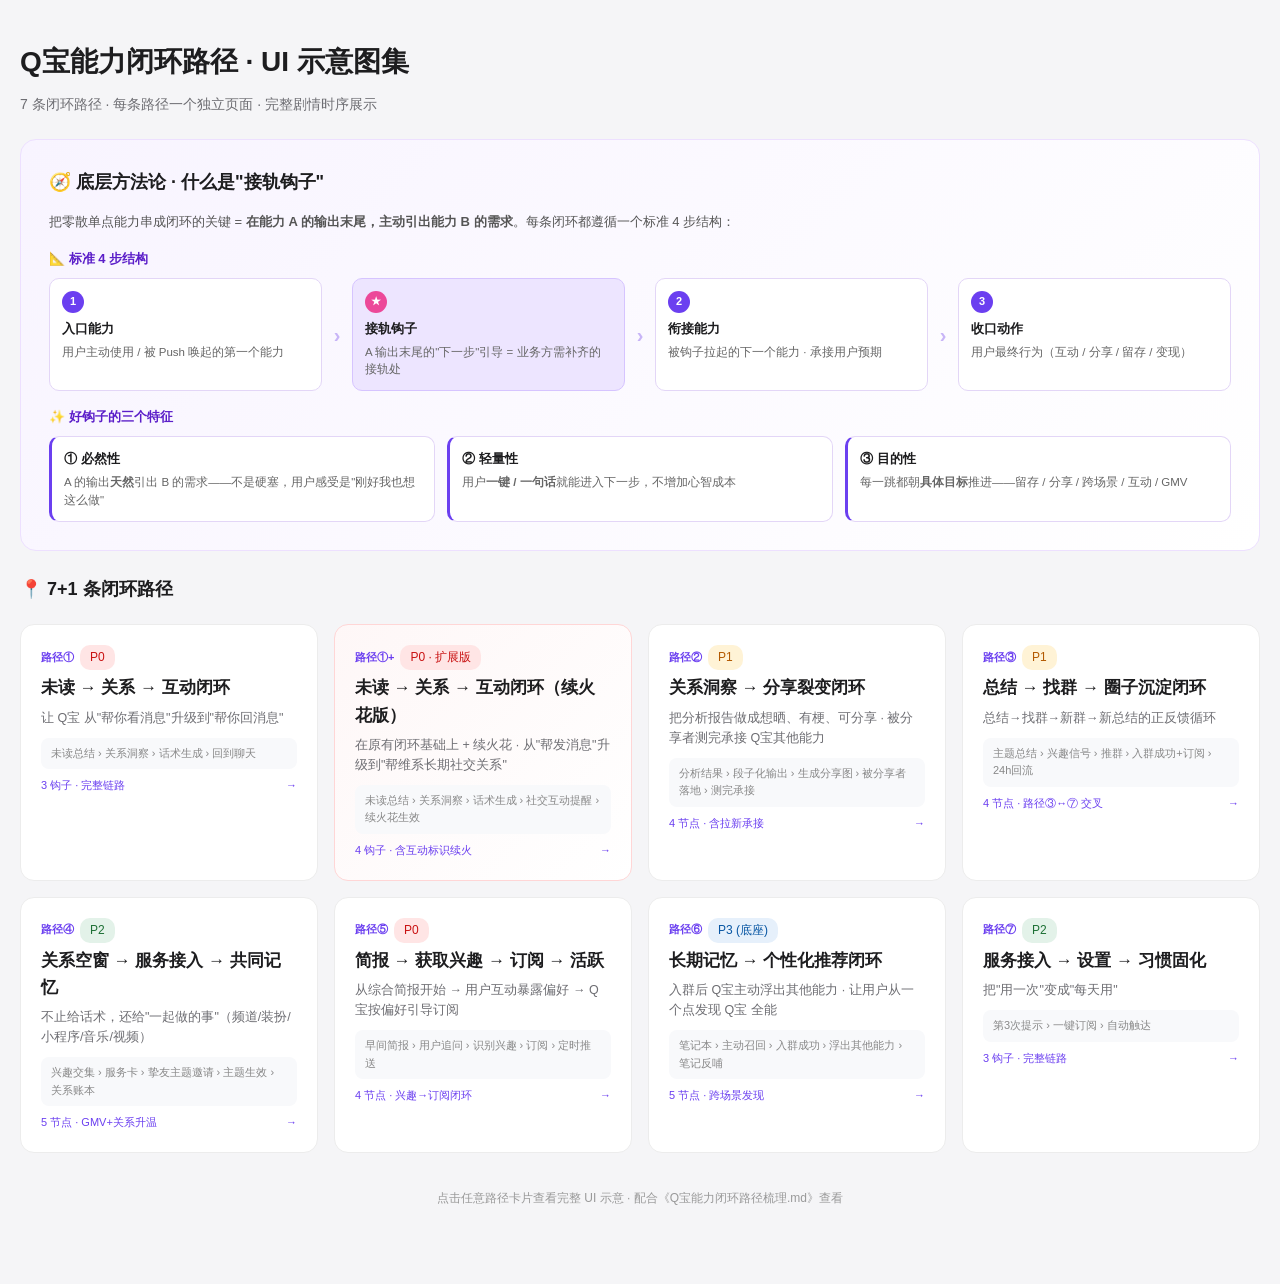
<file: index.html>
<!DOCTYPE html>
<html lang="zh">
<head>
<meta charset="UTF-8">
<title>Q宝能力闭环路径 · 总览</title>
<link rel="stylesheet" href="styles.css">
</head>
<body>
<div class="container">
  <h1>Q宝能力闭环路径 · UI 示意图集</h1>
  <div class="subtitle">7 条闭环路径 · 每条路径一个独立页面 · 完整剧情时序展示</div>

  <!-- 方法论区 -->
  <div class="methodology">
    <div class="meth-title">🧭 底层方法论 · 什么是"接轨钩子"</div>
    <p style="font-size:13px;color:#555;line-height:1.7;margin-bottom:6px;">
      把零散单点能力串成闭环的关键 = <b>在能力 A 的输出末尾，主动引出能力 B 的需求</b>。每条闭环都遵循一个标准 4 步结构：
    </p>

    <div class="meth-block-title">📐 标准 4 步结构</div>
    <div class="meth-flow">
      <div class="meth-flow-step">
        <div class="num">1</div>
        <div class="mtitle">入口能力</div>
        <div class="mdesc">用户主动使用 / 被 Push 唤起的第一个能力</div>
      </div>
      <div class="meth-flow-arrow">›</div>
      <div class="meth-flow-step is-hook">
        <div class="num">★</div>
        <div class="mtitle">接轨钩子</div>
        <div class="mdesc">A 输出末尾的"下一步"引导 = 业务方需补齐的接轨处</div>
      </div>
      <div class="meth-flow-arrow">›</div>
      <div class="meth-flow-step">
        <div class="num">2</div>
        <div class="mtitle">衔接能力</div>
        <div class="mdesc">被钩子拉起的下一个能力 · 承接用户预期</div>
      </div>
      <div class="meth-flow-arrow">›</div>
      <div class="meth-flow-step">
        <div class="num">3</div>
        <div class="mtitle">收口动作</div>
        <div class="mdesc">用户最终行为（互动 / 分享 / 留存 / 变现）</div>
      </div>
    </div>

    <div class="meth-block-title">✨ 好钩子的三个特征</div>
    <div class="meth-features">
      <div class="meth-feat">
        <div class="ft-title">① 必然性</div>
        <div class="ft-desc">A 的输出<b>天然</b>引出 B 的需求——不是硬塞，用户感受是"刚好我也想这么做"</div>
      </div>
      <div class="meth-feat">
        <div class="ft-title">② 轻量性</div>
        <div class="ft-desc">用户<b>一键 / 一句话</b>就能进入下一步，不增加心智成本</div>
      </div>
      <div class="meth-feat">
        <div class="ft-title">③ 目的性</div>
        <div class="ft-desc">每一跳都朝<b>具体目标</b>推进——留存 / 分享 / 跨场景 / 互动 / GMV</div>
      </div>
    </div>
  </div>

  <!-- 7+1 条路径入口 -->
  <h2 style="font-size:18px;font-weight:600;margin-top:24px;">📍 7+1 条闭环路径</h2>
  <div class="index-grid">

    <a class="index-card" href="path1-interaction.html">
      <div class="idx-num">路径① <span class="path-tag tag-p0">P0</span></div>
      <div class="idx-title">未读 → 关系 → 互动闭环</div>
      <div class="idx-main">让 Q宝 从"帮你看消息"升级到"帮你回消息"</div>
      <div class="idx-flow">未读总结 › 关系洞察 › 话术生成 › 回到聊天</div>
      <div class="idx-meta"><span>3 钩子 · 完整链路</span><span>→</span></div>
    </a>

    <a class="index-card" href="path1-interaction-plus.html" style="background:linear-gradient(135deg,#fef7f7,#fff);border-color:#ffd6d6;">
      <div class="idx-num">路径①+ <span class="path-tag tag-p0" style="background:#ffe5e5;color:#c91111;">P0 · 扩展版</span></div>
      <div class="idx-title">未读 → 关系 → 互动闭环（续火花版）</div>
      <div class="idx-main">在原有闭环基础上 + 续火花 · 从"帮发消息"升级到"帮维系长期社交关系"</div>
      <div class="idx-flow">未读总结 › 关系洞察 › 话术生成 › 社交互动提醒 › 续火花生效</div>
      <div class="idx-meta"><span>4 钩子 · 含互动标识续火</span><span>→</span></div>
    </a>

    <a class="index-card" href="path2-sharing.html">
      <div class="idx-num">路径② <span class="path-tag tag-p1">P1</span></div>
      <div class="idx-title">关系洞察 → 分享裂变闭环</div>
      <div class="idx-main">把分析报告做成想晒、有梗、可分享 · 被分享者测完承接 Q宝其他能力</div>
      <div class="idx-flow">分析结果 › 段子化输出 › 生成分享图 › 被分享者落地 › 测完承接</div>
      <div class="idx-meta"><span>4 节点 · 含拉新承接</span><span>→</span></div>
    </a>

    <a class="index-card" href="path3-circle.html">
      <div class="idx-num">路径③ <span class="path-tag tag-p1">P1</span></div>
      <div class="idx-title">总结 → 找群 → 圈子沉淀闭环</div>
      <div class="idx-main">总结→找群→新群→新总结的正反馈循环</div>
      <div class="idx-flow">主题总结 › 兴趣信号 › 推群 › 入群成功+订阅 › 24h回流</div>
      <div class="idx-meta"><span>4 节点 · 路径③↔⑦ 交叉</span><span>→</span></div>
    </a>

    <a class="index-card" href="path4-coactivity.html">
      <div class="idx-num">路径④ <span class="path-tag tag-p2">P2</span></div>
      <div class="idx-title">关系空窗 → 服务接入 → 共同记忆</div>
      <div class="idx-main">不止给话术，还给"一起做的事"（频道/装扮/小程序/音乐/视频）</div>
      <div class="idx-flow">兴趣交集 › 服务卡 › 挚友主题邀请 › 主题生效 › 关系账本</div>
      <div class="idx-meta"><span>5 节点 · GMV+关系升温</span><span>→</span></div>
    </a>

    <a class="index-card" href="path5-briefing.html">
      <div class="idx-num">路径⑤ <span class="path-tag tag-p0">P0</span></div>
      <div class="idx-title">简报 → 获取兴趣 → 订阅 → 活跃</div>
      <div class="idx-main">从综合简报开始 → 用户互动暴露偏好 → Q宝按偏好引导订阅</div>
      <div class="idx-flow">早间简报 › 用户追问 › 识别兴趣 › 订阅 › 定时推送</div>
      <div class="idx-meta"><span>4 节点 · 兴趣→订阅闭环</span><span>→</span></div>
    </a>

    <a class="index-card" href="path6-memory.html">
      <div class="idx-num">路径⑥ <span class="path-tag tag-p3">P3 (底座)</span></div>
      <div class="idx-title">长期记忆 → 个性化推荐闭环</div>
      <div class="idx-main">入群后 Q宝主动浮出其他能力 · 让用户从一个点发现 Q宝 全能</div>
      <div class="idx-flow">笔记本 › 主动召回 › 入群成功 › 浮出其他能力 › 笔记反哺</div>
      <div class="idx-meta"><span>5 节点 · 跨场景发现</span><span>→</span></div>
    </a>

    <a class="index-card" href="path7-habit.html">
      <div class="idx-num">路径⑦ <span class="path-tag tag-p2">P2</span></div>
      <div class="idx-title">服务接入 → 设置 → 习惯固化</div>
      <div class="idx-main">把"用一次"变成"每天用"</div>
      <div class="idx-flow">第3次提示 › 一键订阅 › 自动触达</div>
      <div class="idx-meta"><span>3 钩子 · 完整链路</span><span>→</span></div>
    </a>

  </div>

  <div style="text-align:center;padding:36px;color:#999;font-size:12px;">
    点击任意路径卡片查看完整 UI 示意 · 配合《Q宝能力闭环路径梳理.md》查看
  </div>
</div>
</body>
</html>
</file>
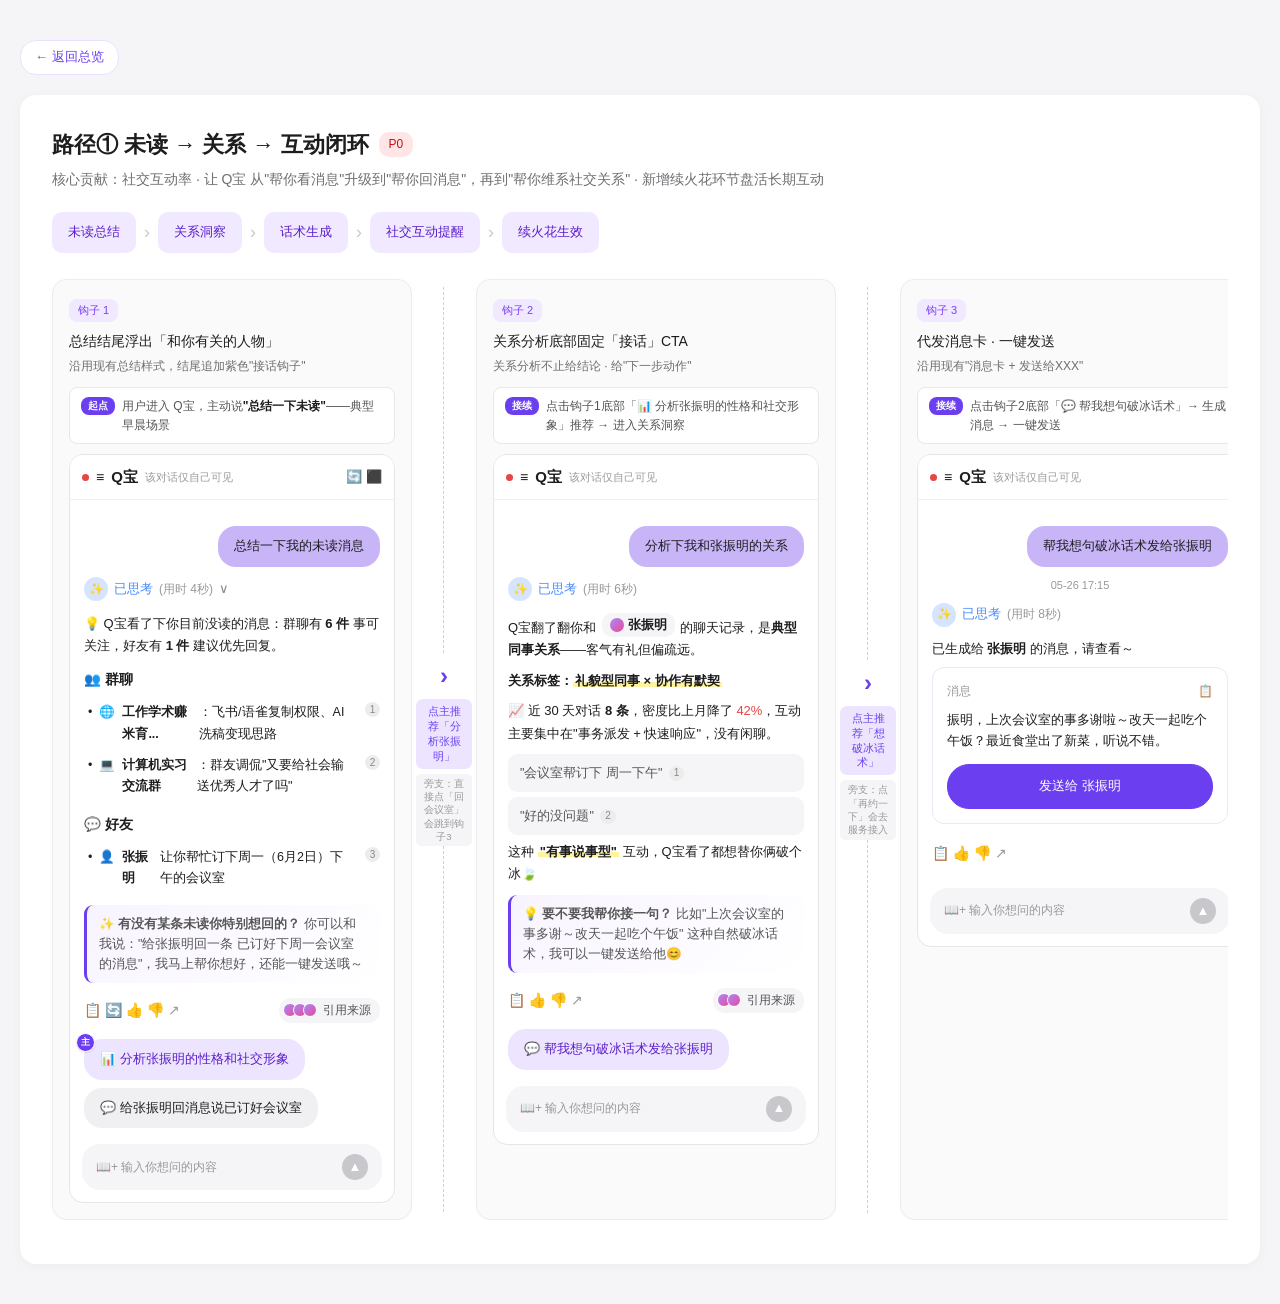
<file: path1-interaction-1.html>
<!DOCTYPE html>
<html lang="zh">
<head>
<meta charset="UTF-8">
<title>路径① 未读→关系→互动闭环（续火花·横向版）· Q宝闭环路径</title>
<link rel="stylesheet" href="styles.css">
</head>
<body>
<div class="container">

  <div class="back-bar">
    <a class="back-link" href="index.html">← 返回总览</a>
  </div>

  <div class="path-section" id="p1">
<div class="path-title">
      路径① 未读 → 关系 → 互动闭环
      <span class="path-tag tag-p0">P0</span>
</div>
<div class="path-main">核心贡献：社交互动率 · 让 Q宝 从"帮你看消息"升级到"帮你回消息"，再到"帮你维系社交关系" · 新增续火花环节盘活长期互动</div>
<div class="flow">
<div class="flow-step">未读总结</div>
<div class="flow-arrow">›</div>
<div class="flow-step">关系洞察</div>
<div class="flow-arrow">›</div>
<div class="flow-step">话术生成</div>
<div class="flow-arrow">›</div>
<div class="flow-step">社交互动提醒</div>
<div class="flow-arrow">›</div>
<div class="flow-step">续火花生效</div>
</div>
<div class="hooks-row">
<!-- 钩子1：未读总结追加"和你有关的人物" -->
<div class="hook-card">
<span class="hook-label">钩子 1</span>
<div class="hook-title">总结结尾浮出「和你有关的人物」</div>
<div class="hook-desc">沿用现有总结样式，结尾追加紫色"接话钩子"</div>
<div class="scene-bar">
<span class="scene-step">起点</span>
<span>用户进入 Q宝，主动说<b>"总结一下未读"</b>——典型早晨场景</span>
</div>
<div class="phone">
<div class="ph-header">
<span class="red-dot"></span><span class="icon">≡</span>
<span class="qbao">Q宝</span><span class="meta">该对话仅自己可见</span>
<span class="right-icons">🔄 ⬛</span>
</div>
<div class="ph-body">
<div class="bub-user">总结一下我的未读消息</div>
<div class="think">
<span class="ico">✨</span><span class="label">已思考</span><span class="meta">(用时 4秒)</span><span class="caret">∨</span>
</div>
<div class="answer">
<p>💡 Q宝看了下你目前没读的消息：群聊有 <b>6 件</b> 事可关注，好友有 <b>1 件</b> 建议优先回复。</p>
<span class="h-tag">👥 群聊</span>
<ul>
<li>🌐 <b>工作学术赚米育...</b>：飞书/语雀复制权限、AI 洗稿变现思路<span class="ref">1</span></li>
<li>💻 <b>计算机实习交流群</b>：群友调侃"又要给社会输送优秀人才了吗"<span class="ref">2</span></li>
</ul>
<span class="h-tag">💬 好友</span>
<ul>
<li>👤 <b>张振明</b> 让你帮忙订下周一（6月2日）下午的会议室<span class="ref">3</span></li>
</ul>
<div class="evidence evidence-cta" style="margin-top:10px;">
                ✨ <b>有没有某条未读你特别想回的？</b> 你可以和我说："给张振明回一条 已订好下周一会议室 的消息"，我马上帮你想好，还能一键发送哦～
              </div>
</div>
<div class="action-bar">
              📋 🔄 👍 👎 ↗
              <span class="source-pill"><span class="ava-stack"><span class="a"></span><span class="a"></span><span class="a"></span></span>引用来源</span>
</div>
<div class="reco-q reco-q-strong reco-q-main">📊 分析张振明的性格和社交形象</div>
<div class="reco-q">💬 给张振明回消息说已订好会议室</div>
</div>
<div class="ph-input">📖+ 输入你想问的内容<span class="send">▲</span></div>
</div>
</div>
<!-- 衔接：钩子1 → 钩子2 -->
<div class="hook-bridge">
<div class="bridge-arrow">›</div>
<div class="bridge-action">点主推荐「分析张振明」</div>
<div class="bridge-sub">旁支：直接点「回会议室」会跳到钩子3</div>
</div>
<!-- 钩子2：关系卡片底部"接话"CTA -->
<div class="hook-card">
<span class="hook-label">钩子 2</span>
<div class="hook-title">关系分析底部固定「接话」CTA</div>
<div class="hook-desc">关系分析不止给结论 · 给"下一步动作"</div>
<div class="scene-bar">
<span class="scene-step">接续</span>
<span>点击钩子1底部「📊 分析张振明的性格和社交形象」推荐 → 进入关系洞察</span>
</div>
<div class="phone">
<div class="ph-header">
<span class="red-dot"></span><span class="icon">≡</span>
<span class="qbao">Q宝</span><span class="meta">该对话仅自己可见</span>
</div>
<div class="ph-body">
<div class="bub-user">分析下我和张振明的关系</div>
<div class="think">
<span class="ico">✨</span><span class="label">已思考</span><span class="meta">(用时 6秒)</span>
</div>
<div class="answer">
<p>Q宝翻了翻你和 <span class="friend-pill"><span class="ava"></span><b>张振明</b></span> 的聊天记录，是<b>典型同事关系</b>——客气有礼但偏疏远。</p>
<span class="label-tag">关系标签：<span class="accent">礼貌型同事 × 协作有默契</span></span>
<p style="margin-top:8px;">📈 近 30 天对话 <b>8 条</b>，密度比上月降了 <span style="color:#e84545;">42%</span>，互动主要集中在"事务派发 + 快速响应"，没有闲聊。</p>
<div class="evidence">"会议室帮订下 周一下午" <span class="ref">1</span></div>
<div class="evidence">"好的没问题" <span class="ref">2</span></div>
<p style="margin-top:6px;">这种 <b><span class="accent">"有事说事型"</span></b> 互动，Q宝看了都想替你俩破个冰🍃</p>
<div class="evidence evidence-cta" style="margin-top:10px;">
                💡 <b>要不要我帮你接一句？</b> 比如"上次会议室的事多谢～改天一起吃个午饭" 这种自然破冰话术，我可以一键发送给他😊
              </div>
</div>
<div class="action-bar">📋 👍 👎 ↗<span class="source-pill"><span class="ava-stack"><span class="a"></span><span class="a"></span></span>引用来源</span></div>
<div class="reco-q reco-q-strong">💬 帮我想句破冰话术发给张振明</div>
</div>
<div class="ph-input">📖+ 输入你想问的内容<span class="send">▲</span></div>
</div>
</div>
<!-- 衔接：钩子2 → 钩子3 -->
<div class="hook-bridge">
<div class="bridge-arrow">›</div>
<div class="bridge-action">点主推荐「想破冰话术」</div>
<div class="bridge-sub">旁支：点「再约一下」会去服务接入</div>
</div>
<!-- 钩子3：代发消息 A/B 语气切换 -->
<div class="hook-card">
<span class="hook-label">钩子 3</span>
<div class="hook-title">代发消息卡 · 一键发送</div>
<div class="hook-desc">沿用现有"消息卡 + 发送给XXX"</div>
<div class="scene-bar">
<span class="scene-step">接续</span>
<span>点击钩子2底部「💬 帮我想句破冰话术」→ 生成消息 → 一键发送</span>
</div>
<div class="branch-group"><div class="branch-view active" data-view="main"><div class="phone">
<div class="ph-header">
<span class="red-dot"></span><span class="icon">≡</span>
<span class="qbao">Q宝</span><span class="meta">该对话仅自己可见</span>
</div>
<div class="ph-body">
<div class="bub-user">帮我想句破冰话术发给张振明</div>
<div class="timestamp">05-26 17:15</div>
<div class="think"><span class="ico">✨</span><span class="label">已思考</span><span class="meta">(用时 8秒)</span></div>
<p style="font-size:12.5px;color:#1d1d1f;margin-bottom:8px;">已生成给 <b>张振明</b> 的消息，请查看～</p>
<div class="send-msg-card">
<div class="label">
<span>消息</span>
<span>📋</span>
</div>
<div class="content">
                振明，上次会议室的事多谢啦～改天一起吃个午饭？最近食堂出了新菜，听说不错。
              </div>
<div class="send-btn send-btn-primary">发送给 张振明</div>
</div>
<div class="action-bar">📋 👍 👎 ↗</div>
</div>
<div class="ph-input">📖+ 输入你想问的内容<span class="send">▲</span></div>
</div>
</div>
</div>
</div>
<!-- 衔接：钩子3 → 钩子4（新增） -->
<div class="hook-bridge">
<div class="bridge-arrow">›</div>
<div class="bridge-action">消息发送成功 · 返回QQ</div>
<div class="bridge-sub">Q宝检测到聊天热度上升</div>
</div>
<!-- 钩子4：QQ互动标识 · 续火花提醒 -->
<div class="hook-card">
<span class="hook-label">钩子 4</span>
<div class="hook-title">QQ互动标识 · 续火花提醒</div>
<div class="hook-desc">长期提醒续火花</div>
<div class="scene-bar">
<span class="scene-step">增补收口</span>
<span>用户发完消息后回到QQ，Q宝 检测到互动频率提升 → 主动推荐点亮「畅聊之火」互动标识</span>
</div>
<div class="phone">
<div class="ph-header">
<span class="red-dot"></span><span class="icon">≡</span>
<span class="qbao">Q宝</span><span class="meta">主动推送 · 机会识别</span>
</div>
<div class="ph-body" style="padding:14px;">
<div class="answer">
<p>另外 Q宝 注意到你和 <b>张振明</b> 最近互动升温 🔥</p>
</div>
<!-- 白色消息卡片：包裹标识提示 + 续火邀请 -->
<div class="send-msg-card" style="margin:12px 0 0;">
<div class="label"><span>QQ互动标识 · 你和张振明</span></div>
<!-- QQ 互动标识视觉图 - SVG -->
<svg viewBox="0 0 300 185" style="width:100%;height:auto;border-radius:10px;margin:8px 0 12px;background:#f5f5f7;">
<defs>
<linearGradient id="bgActive" x1="0" y1="0" x2="0" y2="1"><stop offset="0%" stop-color="#ffe5e5"/><stop offset="100%" stop-color="#ffd6d6"/></linearGradient>
<linearGradient id="bgInactive" x1="0" y1="0" x2="0" y2="1"><stop offset="0%" stop-color="#ffffff"/><stop offset="100%" stop-color="#fafafa"/></linearGradient>
<linearGradient id="fireGrad" x1="0" y1="0" x2="1" y2="1"><stop offset="0%" stop-color="#ff6b35"/><stop offset="100%" stop-color="#e84545"/></linearGradient>
</defs>
<rect x="0" y="0" width="300" height="185" rx="10" fill="#f5f5f7"/>
<text x="150" y="20" text-anchor="middle" font-size="11" font-weight="600" fill="#888" font-family="PingFang SC,sans-serif">QQ互动标识 · 你和张振明</text>
<line x1="12" y1="28" x2="288" y2="28" stroke="#e0e0e0" stroke-width="0.5"/>
<g transform="translate(12,36)">
<rect width="86" height="62" rx="8" fill="url(#bgActive)" stroke="#ffb3b3" stroke-width="0.5"/>
<rect x="29" y="4" width="28" height="28" rx="14" fill="url(#fireGrad)"/>
<text x="43" y="23" text-anchor="middle" font-size="14">🔥</text>
<text x="43" y="46" text-anchor="middle" font-size="9" fill="#e84545" font-weight="600" font-family="PingFang SC,sans-serif">畅聊之火</text>
<text x="43" y="56" text-anchor="middle" font-size="7" fill="#e84545" font-family="PingFang SC,sans-serif">2天达成</text>
</g>
<g transform="translate(107,36)">
<rect width="86" height="62" rx="8" fill="url(#bgInactive)" stroke="#e8e8e8" stroke-width="0.5"/>
<rect x="29" y="4" width="28" height="28" rx="14" fill="#d0d0d0"/>
<text x="43" y="23" text-anchor="middle" font-size="14" opacity="0.5">⛵</text>
<text x="43" y="46" text-anchor="middle" font-size="9" fill="#aaa" font-family="PingFang SC,sans-serif">友谊小船</text>
<text x="43" y="56" text-anchor="middle" font-size="7" fill="#ccc" font-family="PingFang SC,sans-serif">未激活</text>
</g>
<g transform="translate(202,36)">
<rect width="86" height="62" rx="8" fill="url(#bgInactive)" stroke="#e8e8e8" stroke-width="0.5"/>
<rect x="29" y="4" width="28" height="28" rx="14" fill="#d0d0d0"/>
<text x="43" y="23" text-anchor="middle" font-size="14" opacity="0.5">💧</text>
<text x="43" y="46" text-anchor="middle" font-size="9" fill="#aaa" font-family="PingFang SC,sans-serif">初泛涟漪</text>
<text x="43" y="56" text-anchor="middle" font-size="7" fill="#ccc" font-family="PingFang SC,sans-serif">未激活</text>
</g>
<g transform="translate(12,105)">
<rect width="86" height="62" rx="8" fill="url(#bgInactive)" stroke="#e8e8e8" stroke-width="0.5"/>
<rect x="29" y="4" width="28" height="28" rx="14" fill="#d0d0d0"/>
<text x="43" y="23" text-anchor="middle" font-size="14" opacity="0.5">💛</text>
<text x="43" y="46" text-anchor="middle" font-size="9" fill="#aaa" font-family="PingFang SC,sans-serif">互赞之交</text>
<text x="43" y="56" text-anchor="middle" font-size="7" fill="#ccc" font-family="PingFang SC,sans-serif">未激活</text>
</g>
<g transform="translate(107,105)">
<rect width="86" height="62" rx="8" fill="url(#bgInactive)" stroke="#e8e8e8" stroke-width="0.5"/>
<rect x="29" y="4" width="28" height="28" rx="14" fill="#d0d0d0"/>
<text x="43" y="23" text-anchor="middle" font-size="14" opacity="0.5">📚</text>
<text x="43" y="46" text-anchor="middle" font-size="9" fill="#aaa" font-family="PingFang SC,sans-serif">学习搭子</text>
<text x="43" y="56" text-anchor="middle" font-size="7" fill="#ccc" font-family="PingFang SC,sans-serif">未激活</text>
</g>
<g transform="translate(202,105)">
<rect width="86" height="62" rx="8" fill="url(#bgInactive)" stroke="#e8e8e8" stroke-width="0.5"/>
<rect x="29" y="4" width="28" height="28" rx="14" fill="#d0d0d0"/>
<text x="43" y="23" text-anchor="middle" font-size="14" opacity="0.5">🍚</text>
<text x="43" y="46" text-anchor="middle" font-size="9" fill="#aaa" font-family="PingFang SC,sans-serif">饭搭子</text>
<text x="43" y="56" text-anchor="middle" font-size="7" fill="#ccc" font-family="PingFang SC,sans-serif">未激活</text>
</g>
<g transform="translate(0,173)">
<line x1="100" y1="0" x2="200" y2="0" stroke="#ddd" stroke-width="0.5"/>
<text x="150" y="10" text-anchor="middle" font-size="8" fill="#6b3ff0" font-family="PingFang SC,sans-serif">查看更多互动标识 ›</text>
</g>
</svg>
<div class="label" style="margin-bottom:8px;"><span>🔥 续火邀请</span><span>📋</span></div>
<div class="content" style="margin-bottom:12px;">要不要我给张振明发条消息把火花续上？发完这条聊天记录就到 4 天啦，马上点亮标识✨</div>
<div class="send-btn send-btn-primary">发送给 张振明</div>
</div>
<div class="reco-q">🔔 给我开个每日续火提醒</div>
</div>
<div class="ph-input">📖+ 输入你想问的内容<span class="send">▲</span></div>
</div>
</div>
<!-- 衔接：钩子4 → 钩子5 -->
<div class="hook-bridge">
<div class="bridge-arrow">›</div>
<div class="bridge-action">点击发送续火</div>
<div class="bridge-sub">Q宝自动发送续火邀请</div>
</div>
<!-- 钩子5：续火成功 -->
<div class="hook-card">
<span class="hook-label">钩子 5</span>
<div class="hook-title">续火成功</div>
<div class="hook-desc">续火邀请已发出 · 次日再次提醒</div>
<div class="scene-bar">
<span class="scene-step">闭环</span>
<span>用户点击「发送给张振明」→ 续火消息自动发出 → 次日再提醒</span>
</div>
<div class="phone">
<!-- QQ 好友聊天界面头部 -->
<div class="ph-header" style="justify-content:space-between;padding:0 12px;">
<span style="font-size:15px;color:#1d1d1f;">‹ <b>张振明</b></span>
<span style="font-size:14px;color:#888;">···</span>
</div>
<!-- QQ 聊天界面 -->
<div class="ph-body" style="padding:14px;background:#f0f0f3;">
<!-- 时间戳 -->
<div class="timestamp" style="text-align:center;margin-bottom:12px;">下午 17:25</div>
<!-- 对方消息气泡 -->
<div style="display:flex;align-items:flex-start;margin-bottom:14px;">
<div style="width:32px;height:32px;border-radius:50%;background:linear-gradient(135deg,#667eea,#764ba2);flex-shrink:0;margin-right:8px;"></div>
<div style="background:#fff;border-radius:14px 14px 14px 4px;padding:10px 14px;max-width:200px;font-size:13px;color:#1d1d1f;line-height:1.5;">最近怎么样啊</div>
</div>
<!-- 自己消息气泡 -->
<div style="display:flex;justify-content:flex-end;margin-bottom:14px;">
<div style="background:#95ec69;border-radius:14px 14px 4px 14px;padding:10px 14px;max-width:220px;font-size:13px;color:#1d1d1f;line-height:1.5;">哈哈我刚让 Q宝 给咱俩测了下，笑死</div>
</div>
<!-- 紫色渐变特殊卡片：续火花提醒 -->
<div style="display:flex;justify-content:flex-end;margin-bottom:14px;">
<div style="width:260px;border-radius:16px;overflow:hidden;background:linear-gradient(180deg,#a78bfa,#ec4899);padding:16px;color:#fff;text-align:center;">
<!-- 关系标识 icon -->
<div style="margin-bottom:10px;">
<img src="fire-icon.png" style="width:56px;height:56px;margin:0 auto;display:block;">
<div style="font-size:11px;color:#ffe4e6;margin-top:4px;">聊得燚燚 xN</div>
<div style="font-size:9px;color:#fbcfe8;">已点亮99天</div>
</div>
<!-- 标题 -->
<div style="font-size:15px;font-weight:700;color:#fff;margin-bottom:6px;line-height:1.4;">还差1天点亮"聊得燚燚"！<br>仅有0.01%的人拥有</div>
<!-- 小字 -->
<div style="font-size:11px;color:#fce7f3;margin-bottom:14px;line-height:1.5;">Q宝提醒你再聊一天，畅聊之火就能变身~</div>
<!-- 底部按钮 -->
<div style="background:rgba(255,255,255,0.25);border-radius:20px;padding:8px 0;font-size:13px;font-weight:600;color:#fff;backdrop-filter:blur(4px);">一键续火花</div>
</div>
</div>
<!-- 对方回复气泡 -->
<div style="display:flex;align-items:flex-start;margin-bottom:8px;">
<div style="width:32px;height:32px;border-radius:50%;background:linear-gradient(135deg,#667eea,#764ba2);flex-shrink:0;margin-right:8px;"></div>
<div style="background:#fff;border-radius:14px 14px 14px 4px;padding:10px 14px;max-width:160px;font-size:13px;color:#1d1d1f;line-height:1.5;">收到收到~</div>
</div>
<!-- 已送达 -->
<div style="text-align:right;font-size:10px;color:#aaa;margin-right:4px;">已送达</div>
</div>
<!-- 底部输入框 -->
<div class="ph-input" style="background:#f7f7f7;border-top:1px solid #e0e0e0;">
<span style="font-size:16px;margin-right:4px;">😊</span>发消息或按住说话<span style="font-size:14px;margin-left:4px;">🎤</span>
</div>
</div>

  <div style="text-align:center;padding:36px;color:#999;font-size:12px;">
    Q宝能力闭环路径 · 单路径完整 UI 示意 · <a href="index.html" style="color:#6b3ff0;">返回总览</a>
  </div>

</div>
<script>
  document.addEventListener('click', function(e){
    if (!e.target.classList.contains('branch-tab')) return;
    var tab = e.target;
    var group = tab.closest('.branch-group');
    if (!group) return;
    group.querySelectorAll('.branch-tab').forEach(function(t){ t.classList.remove('active'); });
    tab.classList.add('active');
    var target = tab.dataset.view;
    group.querySelectorAll('.branch-view').forEach(function(v){
      v.classList.toggle('active', v.dataset.view === target);
    });
  });
</script>
</body>
</html>
</file>
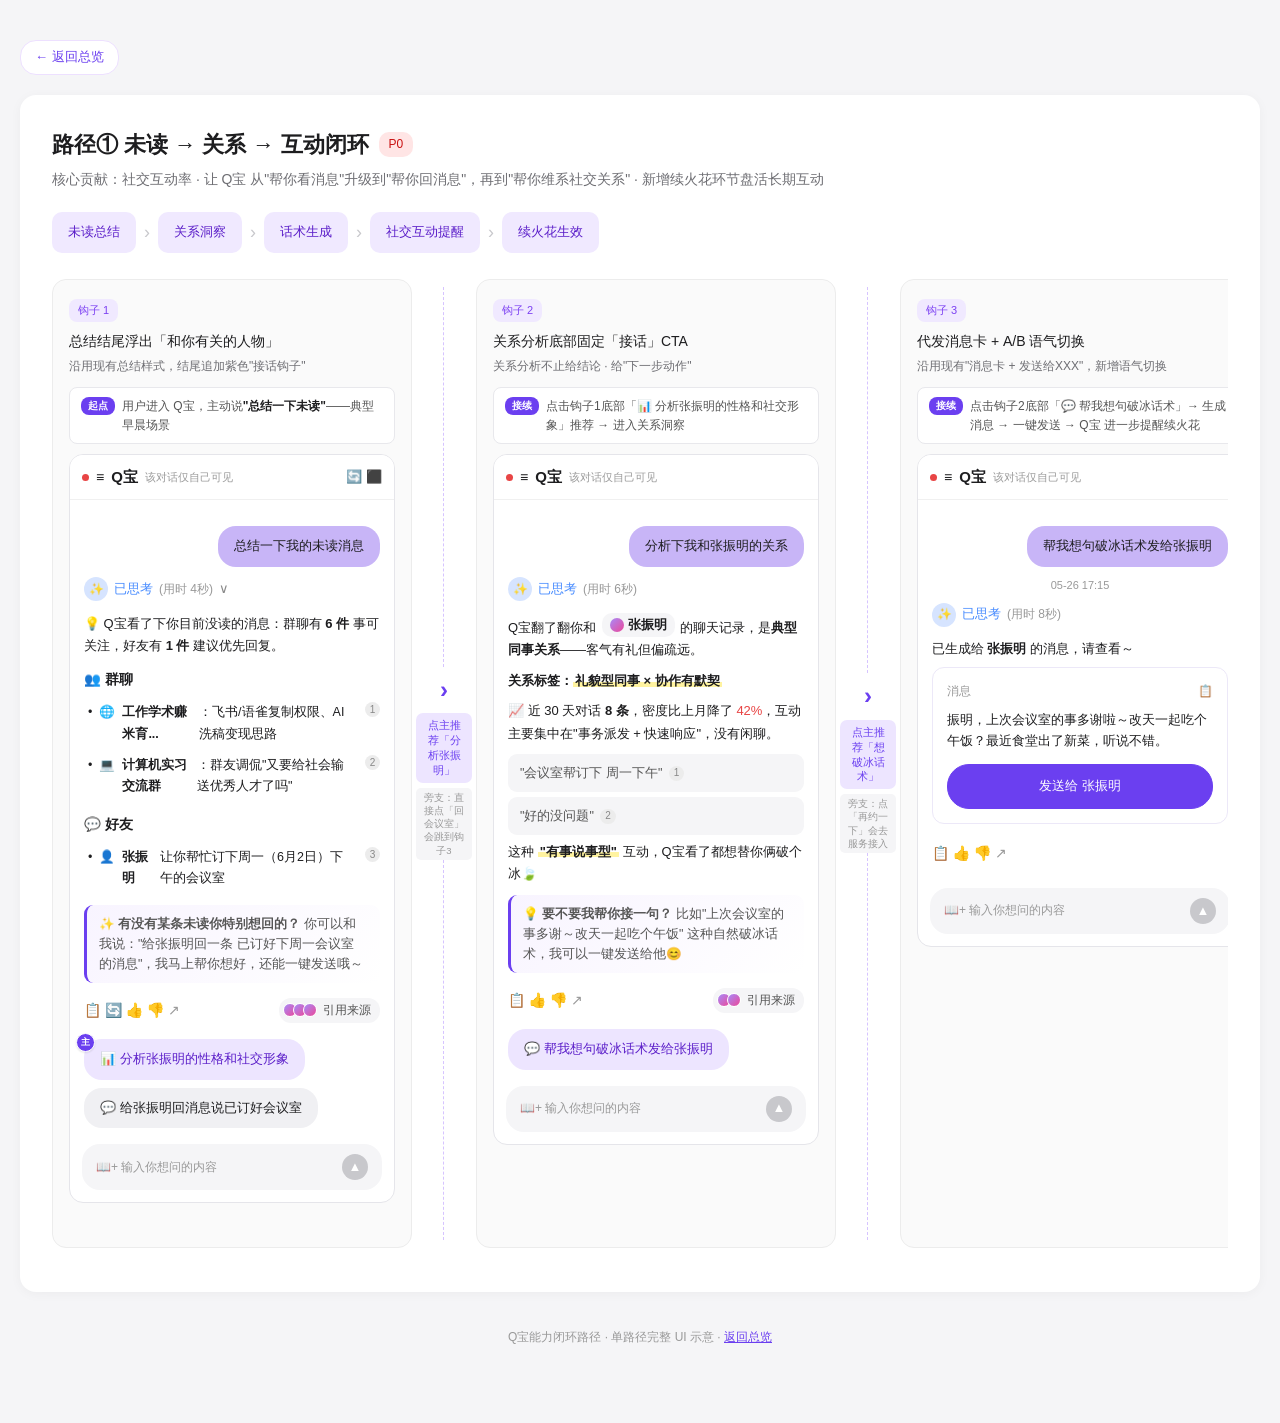
<file: path1-interaction-plus.html>
<!DOCTYPE html>
<html lang="zh">
<head>
<meta charset="UTF-8">
<title>路径① 未读→关系→互动闭环（续火花版）· Q宝闭环路径</title>
<link rel="stylesheet" href="styles.css">
</head>
<body>
<div class="container">

  <div class="back-bar">
    <a class="back-link" href="index.html">← 返回总览</a>
  </div>

  <div class="path-section" id="p1">
<div class="path-title">
      路径① 未读 → 关系 → 互动闭环
      <span class="path-tag tag-p0">P0</span>
</div>
<div class="path-main">核心贡献：社交互动率 · 让 Q宝 从"帮你看消息"升级到"帮你回消息"，再到"帮你维系社交关系" · 新增续火花环节盘活长期互动</div>
<div class="flow">
<div class="flow-step">未读总结</div>
<div class="flow-arrow">›</div>
<div class="flow-step">关系洞察</div>
<div class="flow-arrow">›</div>
<div class="flow-step">话术生成</div>
<div class="flow-arrow">›</div>
<div class="flow-step">社交互动提醒</div>
<div class="flow-arrow">›</div>
<div class="flow-step">续火花生效</div>
</div>
<div class="hooks-row">
<!-- 钩子1：未读总结追加"和你有关的人物" -->
<div class="hook-card">
<span class="hook-label">钩子 1</span>
<div class="hook-title">总结结尾浮出「和你有关的人物」</div>
<div class="hook-desc">沿用现有总结样式，结尾追加紫色"接话钩子"</div>
<div class="scene-bar">
<span class="scene-step">起点</span>
<span>用户进入 Q宝，主动说<b>"总结一下未读"</b>——典型早晨场景</span>
</div>
<div class="phone">
<div class="ph-header">
<span class="red-dot"></span><span class="icon">≡</span>
<span class="qbao">Q宝</span><span class="meta">该对话仅自己可见</span>
<span class="right-icons">🔄 ⬛</span>
</div>
<div class="ph-body">
<div class="bub-user">总结一下我的未读消息</div>
<div class="think">
<span class="ico">✨</span><span class="label">已思考</span><span class="meta">(用时 4秒)</span><span class="caret">∨</span>
</div>
<div class="answer">
<p>💡 Q宝看了下你目前没读的消息：群聊有 <b>6 件</b> 事可关注，好友有 <b>1 件</b> 建议优先回复。</p>
<span class="h-tag">👥 群聊</span>
<ul>
<li>🌐 <b>工作学术赚米育...</b>：飞书/语雀复制权限、AI 洗稿变现思路<span class="ref">1</span></li>
<li>💻 <b>计算机实习交流群</b>：群友调侃"又要给社会输送优秀人才了吗"<span class="ref">2</span></li>
</ul>
<span class="h-tag">💬 好友</span>
<ul>
<li>👤 <b>张振明</b> 让你帮忙订下周一（6月2日）下午的会议室<span class="ref">3</span></li>
</ul>
<div class="evidence evidence-cta" style="margin-top:10px;">
                ✨ <b>有没有某条未读你特别想回的？</b> 你可以和我说："给张振明回一条 已订好下周一会议室 的消息"，我马上帮你想好，还能一键发送哦～
              </div>
</div>
<div class="action-bar">
              📋 🔄 👍 👎 ↗
              <span class="source-pill"><span class="ava-stack"><span class="a"></span><span class="a"></span><span class="a"></span></span>引用来源</span>
</div>
<div class="reco-q reco-q-strong reco-q-main">📊 分析张振明的性格和社交形象</div>
<div class="reco-q">💬 给张振明回消息说已订好会议室</div>
</div>
<div class="ph-input">📖+ 输入你想问的内容<span class="send">▲</span></div>
</div>
</div>
<!-- 衔接：钩子1 → 钩子2 -->
<div class="hook-bridge">
<div class="bridge-arrow">›</div>
<div class="bridge-action">点主推荐「分析张振明」</div>
<div class="bridge-sub">旁支：直接点「回会议室」会跳到钩子3</div>
</div>
<!-- 钩子2：关系卡片底部"接话"CTA -->
<div class="hook-card">
<span class="hook-label">钩子 2</span>
<div class="hook-title">关系分析底部固定「接话」CTA</div>
<div class="hook-desc">关系分析不止给结论 · 给"下一步动作"</div>
<div class="scene-bar">
<span class="scene-step">接续</span>
<span>点击钩子1底部「📊 分析张振明的性格和社交形象」推荐 → 进入关系洞察</span>
</div>
<div class="phone">
<div class="ph-header">
<span class="red-dot"></span><span class="icon">≡</span>
<span class="qbao">Q宝</span><span class="meta">该对话仅自己可见</span>
</div>
<div class="ph-body">
<div class="bub-user">分析下我和张振明的关系</div>
<div class="think">
<span class="ico">✨</span><span class="label">已思考</span><span class="meta">(用时 6秒)</span>
</div>
<div class="answer">
<p>Q宝翻了翻你和 <span class="friend-pill"><span class="ava"></span><b>张振明</b></span> 的聊天记录，是<b>典型同事关系</b>——客气有礼但偏疏远。</p>
<span class="label-tag">关系标签：<span class="accent">礼貌型同事 × 协作有默契</span></span>
<p style="margin-top:8px;">📈 近 30 天对话 <b>8 条</b>，密度比上月降了 <span style="color:#e84545;">42%</span>，互动主要集中在"事务派发 + 快速响应"，没有闲聊。</p>
<div class="evidence">"会议室帮订下 周一下午" <span class="ref">1</span></div>
<div class="evidence">"好的没问题" <span class="ref">2</span></div>
<p style="margin-top:6px;">这种 <b><span class="accent">"有事说事型"</span></b> 互动，Q宝看了都想替你俩破个冰🍃</p>
<div class="evidence evidence-cta" style="margin-top:10px;">
                💡 <b>要不要我帮你接一句？</b> 比如"上次会议室的事多谢～改天一起吃个午饭" 这种自然破冰话术，我可以一键发送给他😊
              </div>
</div>
<div class="action-bar">📋 👍 👎 ↗<span class="source-pill"><span class="ava-stack"><span class="a"></span><span class="a"></span></span>引用来源</span></div>
<div class="reco-q reco-q-strong">💬 帮我想句破冰话术发给张振明</div>
</div>
<div class="ph-input">📖+ 输入你想问的内容<span class="send">▲</span></div>
</div>
</div>
<!-- 衔接：钩子2 → 钩子3 -->
<div class="hook-bridge">
<div class="bridge-arrow">›</div>
<div class="bridge-action">点主推荐「想破冰话术」</div>
<div class="bridge-sub">旁支：点「再约一下」会去服务接入</div>
</div>
<!-- 钩子3：代发消息 A/B 语气切换 -->
<div class="hook-card">
<span class="hook-label">钩子 3</span>
<div class="hook-title">代发消息卡 + A/B 语气切换</div>
<div class="hook-desc">沿用现有"消息卡 + 发送给XXX"，新增语气切换</div>
<div class="scene-bar">
<span class="scene-step">接续</span>
<span>点击钩子2底部「💬 帮我想句破冰话术」→ 生成消息 → 一键发送 → Q宝 进一步提醒续火花</span>
</div>
<div class="branch-group"><div class="branch-view active" data-view="main"><div class="phone">
<div class="ph-header">
<span class="red-dot"></span><span class="icon">≡</span>
<span class="qbao">Q宝</span><span class="meta">该对话仅自己可见</span>
</div>
<div class="ph-body">
<div class="bub-user">帮我想句破冰话术发给张振明</div>
<div class="timestamp">05-26 17:15</div>
<div class="think"><span class="ico">✨</span><span class="label">已思考</span><span class="meta">(用时 8秒)</span></div>
<p style="font-size:12.5px;color:#1d1d1f;margin-bottom:8px;">已生成给 <b>张振明</b> 的消息，请查看～</p>
<div class="send-msg-card">
<div class="label">
<span>消息</span>
<span>📋</span>
</div>
<div class="content">
                振明，上次会议室的事多谢啦～改天一起吃个午饭？最近食堂出了新菜，听说不错。
              </div>
<div class="send-btn send-btn-primary">发送给 张振明</div>
</div>
<div class="action-bar">📋 👍 👎 ↗</div>
</div>
<div class="ph-input">📖+ 输入你想问的内容<span class="send">▲</span></div>
</div>
</div>
</div></div><div class="branch-view" data-view="work"><div class="phone">
<div class="ph-header">
<span class="red-dot"></span><span class="icon">≡</span>
<span class="qbao">Q宝</span><span class="meta">该对话仅自己可见</span>
</div>
<div class="ph-body">
<div class="bub-user">帮我想句破冰话术发给张振明</div>
<div class="timestamp">05-26 17:15</div>
<div class="think"><span class="ico">✨</span><span class="label">已思考</span><span class="meta">(用时 8秒)</span></div>
<p style="font-size:12.5px;color:#1d1d1f;margin-bottom:8px;">已生成给 <b>张振明</b> 的消息，请查看～</p>
<div class="send-msg-card">
<div class="label"><span>消息</span><span>📋</span></div>
<div class="content">振明你好，关于上周协助订会议室的事，再次表示感谢。如果方便的话，下周可以约个简短的对齐会议，同步下进展。</div>
<div style="display:flex;gap:6px;margin-bottom:10px;">
<div style="flex:1;text-align:center;padding:6px;background:#f0f0f3;border-radius:14px;font-size:11px;color:#888;">朋友版</div>
<div style="flex:1;text-align:center;padding:6px;background:#ede5ff;border-radius:14px;font-size:11px;color:#6b3ff0;font-weight:500;">职场版 ✓</div>
</div>
<div class="send-btn">发送给 张振明</div>
</div>
<div class="action-bar">📋 👍 👎 ↗</div>
</div>
<div class="ph-input">📖+ 输入你想问的内容<span class="send">▲</span></div>
</div></div>
<!-- 衔接：钩子3 → 钩子4 -->
<div class="hook-bridge">
<div class="bridge-arrow">›</div>
<div class="bridge-action">消息发送成功 · 返回QQ</div>
<div class="bridge-sub">Q宝检测到聊天热度上升</div>
</div>
<!-- 钩子4：互动标识 · 续火花 -->
<div class="hook-card">
<span class="hook-label is-insert">新增 钩子 4</span>
<div class="hook-title">QQ互动标识 · 续火花提醒</div>
<div class="hook-desc">检测聊天热度 · 主动提醒点亮互动标识 · 一键续火 · 关系持续升温</div>
<div class="scene-bar">
<span class="scene-step">增补收口</span>
<span>用户回到QQ后，Q宝 检测到和张振明的互动频率提升 → 主动推荐点亮互动标识「畅聊之火」</span>
</div>
<div class="branch-group">
<div class="branch-tabs">
<div class="branch-tab active" data-view="reminder">Q宝提醒续火</div>
<div class="branch-tab" data-view="sent">续火成功</div>
</div>
<!-- Tab A：Q宝提醒续火花 · 带SVG视觉图示 -->
<div class="branch-view active" data-view="reminder"><div class="phone">
<div class="ph-header">
<span class="red-dot"></span><span class="icon">≡</span>
<span class="qbao">Q宝</span><span class="meta">主动推送 · 机会识别</span>
</div>
<div class="ph-body" style="padding:14px;">
<div class="think"><span class="ico">🔥</span><span class="label" style="color:#e84545;">互动机会提醒</span></div>
<div class="answer">
<p style="margin-bottom:8px;">消息发送成功！另外 Q宝 注意到你和 <b>张振明</b> 最近互动升温 🔥</p>
<p style="margin-bottom:12px;">今天已聊 <b>3 次</b>，再坚持聊天 <b>2 天</b> 就能点亮 <b><span style="color:#e84545;">畅聊之火</span></b> 了～</p>
</div>
<!-- QQ 互动标识视觉图 - SVG 生成 -->
<svg viewBox="0 0 300 185" style="width:100%;height:auto;border-radius:10px;margin:6px 0 12px;background:#f5f5f7;">
<defs>
<linearGradient id="bgActive" x1="0" y1="0" x2="0" y2="1"><stop offset="0%" stop-color="#ffe5e5"/><stop offset="100%" stop-color="#ffd6d6"/></linearGradient>
<linearGradient id="bgInactive" x1="0" y1="0" x2="0" y2="1"><stop offset="0%" stop-color="#ffffff"/><stop offset="100%" stop-color="#fafafa"/></linearGradient>
<linearGradient id="fireGrad" x1="0" y1="0" x2="1" y2="1"><stop offset="0%" stop-color="#ff6b35"/><stop offset="100%" stop-color="#e84545"/></linearGradient>
</defs>
<rect x="0" y="0" width="300" height="185" rx="10" fill="#f5f5f7"/>
<text x="150" y="20" text-anchor="middle" font-size="11" font-weight="600" fill="#888" font-family="PingFang SC,sans-serif">QQ互动标识 · 你和张振明</text>
<line x1="12" y1="28" x2="288" y2="28" stroke="#e0e0e0" stroke-width="0.5"/>
<g transform="translate(12,36)">
<rect width="86" height="62" rx="8" fill="url(#bgActive)" stroke="#ffb3b3" stroke-width="0.5"/>
<rect x="29" y="4" width="28" height="28" rx="14" fill="url(#fireGrad)"/>
<text x="43" y="23" text-anchor="middle" font-size="14">🔥</text>
<text x="43" y="46" text-anchor="middle" font-size="9" fill="#e84545" font-weight="600" font-family="PingFang SC,sans-serif">畅聊之火</text>
<text x="43" y="56" text-anchor="middle" font-size="7" fill="#e84545" font-family="PingFang SC,sans-serif">2天达成</text>
</g>
<g transform="translate(107,36)">
<rect width="86" height="62" rx="8" fill="url(#bgInactive)" stroke="#e8e8e8" stroke-width="0.5"/>
<rect x="29" y="4" width="28" height="28" rx="14" fill="#d0d0d0"/>
<text x="43" y="23" text-anchor="middle" font-size="14" opacity="0.5">⛵</text>
<text x="43" y="46" text-anchor="middle" font-size="9" fill="#aaa" font-family="PingFang SC,sans-serif">友谊小船</text>
<text x="43" y="56" text-anchor="middle" font-size="7" fill="#ccc" font-family="PingFang SC,sans-serif">未激活</text>
</g>
<g transform="translate(202,36)">
<rect width="86" height="62" rx="8" fill="url(#bgInactive)" stroke="#e8e8e8" stroke-width="0.5"/>
<rect x="29" y="4" width="28" height="28" rx="14" fill="#d0d0d0"/>
<text x="43" y="23" text-anchor="middle" font-size="14" opacity="0.5">💧</text>
<text x="43" y="46" text-anchor="middle" font-size="9" fill="#aaa" font-family="PingFang SC,sans-serif">初泛涟漪</text>
<text x="43" y="56" text-anchor="middle" font-size="7" fill="#ccc" font-family="PingFang SC,sans-serif">未激活</text>
</g>
<g transform="translate(12,105)">
<rect width="86" height="62" rx="8" fill="url(#bgInactive)" stroke="#e8e8e8" stroke-width="0.5"/>
<rect x="29" y="4" width="28" height="28" rx="14" fill="#d0d0d0"/>
<text x="43" y="23" text-anchor="middle" font-size="14" opacity="0.5">💛</text>
<text x="43" y="46" text-anchor="middle" font-size="9" fill="#aaa" font-family="PingFang SC,sans-serif">互赞之交</text>
<text x="43" y="56" text-anchor="middle" font-size="7" fill="#ccc" font-family="PingFang SC,sans-serif">未激活</text>
</g>
<g transform="translate(107,105)">
<rect width="86" height="62" rx="8" fill="url(#bgInactive)" stroke="#e8e8e8" stroke-width="0.5"/>
<rect x="29" y="4" width="28" height="28" rx="14" fill="#d0d0d0"/>
<text x="43" y="23" text-anchor="middle" font-size="14" opacity="0.5">📚</text>
<text x="43" y="46" text-anchor="middle" font-size="9" fill="#aaa" font-family="PingFang SC,sans-serif">学习搭子</text>
<text x="43" y="56" text-anchor="middle" font-size="7" fill="#ccc" font-family="PingFang SC,sans-serif">未激活</text>
</g>
<g transform="translate(202,105)">
<rect width="86" height="62" rx="8" fill="url(#bgInactive)" stroke="#e8e8e8" stroke-width="0.5"/>
<rect x="29" y="4" width="28" height="28" rx="14" fill="#d0d0d0"/>
<text x="43" y="23" text-anchor="middle" font-size="14" opacity="0.5">🍚</text>
<text x="43" y="46" text-anchor="middle" font-size="9" fill="#aaa" font-family="PingFang SC,sans-serif">饭搭子</text>
<text x="43" y="56" text-anchor="middle" font-size="7" fill="#ccc" font-family="PingFang SC,sans-serif">未激活</text>
</g>
<g transform="translate(0,173)">
<line x1="100" y1="0" x2="200" y2="0" stroke="#ddd" stroke-width="0.5"/>
<text x="150" y="10" text-anchor="middle" font-size="8" fill="#6b3ff0" font-family="PingFang SC,sans-serif">查看更多互动标识 ›</text>
</g>
</svg>
<div class="evidence evidence-cta" style="margin-top:6px;">
🔥 <b>要不要我给张振明发条消息把火花续上？</b><br>
<span style="font-size:11px;">发完这条聊天记录就到 4 天啦，马上点亮标识✨</span>
</div>
<div class="action-bar">📋 🔄 👍 👎 ↗</div>
<div class="reco-q reco-q-strong reco-q-main" style="margin-top:6px;">🔥 帮我续火花 · 发给张振明</div>
<div class="reco-q">📊 看看我和张振明还能点亮哪些标识</div>
</div>
<div class="ph-input">📖+ 输入你想问的内容<span class="send">▲</span></div>
</div>
</div>
<!-- Tab B：续火成功 · 带SVG视觉图示 -->
<div class="branch-view" data-view="sent"><div class="phone">
<div class="ph-header">
<span class="red-dot"></span><span class="icon">≡</span>
<span class="qbao">Q宝</span><span class="meta">续火完成</span>
</div>
<div class="ph-body" style="padding:14px;">
<div class="bub-user">帮我续火花 · 发给张振明</div>
<div class="timestamp">05-27 09:23</div>
<div class="think"><span class="ico">🔥</span><span class="label" style="color:#e84545;">续火已发出</span></div>
<div class="send-msg-card">
<div class="label"><span>消息</span><span>📋</span></div>
<div class="content">突然发现咱俩今天聊得挺多～再聊两天是不是能点亮那个🔥畅聊之火了 😄</div>
<div class="send-btn send-btn-primary" style="background:#34c759;border-color:#34c759;">✅ 已发送 · 等待回复</div>
</div>
<!-- 续火进度视觉图 - SVG 生成 -->
<svg viewBox="0 0 300 95" style="width:100%;height:auto;border-radius:10px;margin:10px 0;">
<defs>
<linearGradient id="greenBg" x1="0" y1="0" x2="0" y2="1"><stop offset="0%" stop-color="#e8f8e8"/><stop offset="100%" stop-color="#d4f5d4"/></linearGradient>
<linearGradient id="fireGlow" x1="0" y1="0" x2="1" y2="1"><stop offset="0%" stop-color="#ff8844"/><stop offset="100%" stop-color="#ff4444"/></linearGradient>
</defs>
<rect x="0" y="0" width="300" height="95" rx="10" fill="url(#greenBg)" stroke="#b8e6b8" stroke-width="0.5"/>
<circle cx="40" cy="38" r="22" fill="url(#fireGlow)" opacity="0.9"/>
<text x="40" y="44" text-anchor="middle" font-size="22">🔥</text>
<text x="155" y="30" text-anchor="middle" font-size="14" font-weight="600" fill="#1d7035" font-family="PingFang SC,sans-serif">距离点亮「畅聊之火」还有 1 天</text>
<text x="155" y="48" text-anchor="middle" font-size="10" fill="#888" font-family="PingFang SC,sans-serif">对方回复后 · 明天再聊一句即可点亮 ✨</text>
<rect x="30" y="62" width="240" height="6" rx="3" fill="#c8e6c9"/>
<rect x="30" y="62" width="160" height="6" rx="3" fill="#43a047"/>
<text x="270" y="67" text-anchor="end" font-size="8" fill="#43a047" font-weight="600" font-family="PingFang SC,sans-serif">3/4天</text>
</svg>
<div class="evidence evidence-hi">
💡 明天Q宝会再提醒你和张振明续一句话～每次多聊一句，标识就多点亮一个
</div>
<div class="action-bar">📋 🔄 👍 👎 ↗</div>
<div class="reco-q">🔔 给我开个每日续火提醒</div>
</div>
<div class="ph-input">📖+ 输入你想问的内容<span class="send">▲</span></div>
</div>
</div>
</div>
</div>
</div>
</div>

  <div style="text-align:center;padding:36px;color:#999;font-size:12px;">
    Q宝能力闭环路径 · 单路径完整 UI 示意 · <a href="index.html" style="color:#6b3ff0;">返回总览</a>
  </div>

</div>
<script>
  document.addEventListener('click', function(e){
    if (!e.target.classList.contains('branch-tab')) return;
    var tab = e.target;
    var group = tab.closest('.branch-group');
    if (!group) return;
    group.querySelectorAll('.branch-tab').forEach(function(t){ t.classList.remove('active'); });
    tab.classList.add('active');
    var target = tab.dataset.view;
    group.querySelectorAll('.branch-view').forEach(function(v){
      v.classList.toggle('active', v.dataset.view === target);
    });
  });
</script>
</body>
</html>
</file>
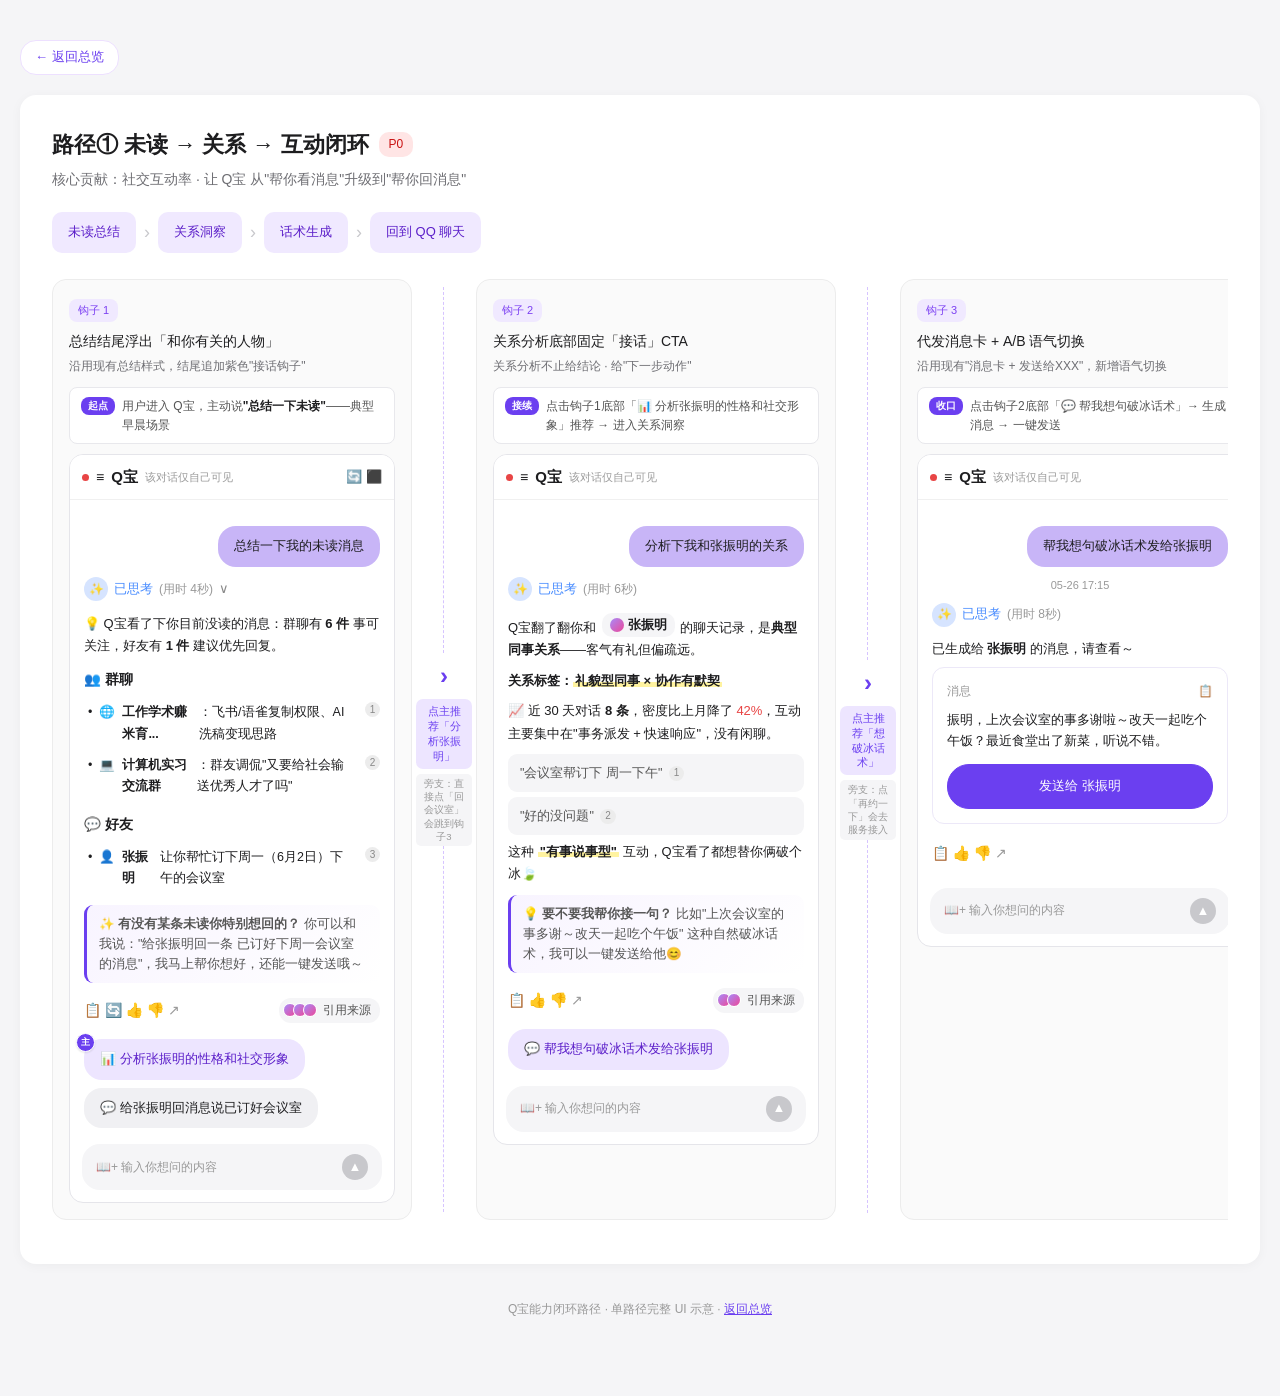
<file: path1-interaction.html>
<!DOCTYPE html>
<html lang="zh">
<head>
<meta charset="UTF-8">
<title>路径① 未读→关系→互动闭环 · Q宝闭环路径</title>
<link rel="stylesheet" href="styles.css">
</head>
<body>
<div class="container">

  <div class="back-bar">
    <a class="back-link" href="index.html">← 返回总览</a>
  </div>

  <div class="path-section" id="p1">
<div class="path-title">
      路径① 未读 → 关系 → 互动闭环
      <span class="path-tag tag-p0">P0</span>
</div>
<div class="path-main">核心贡献：社交互动率 · 让 Q宝 从"帮你看消息"升级到"帮你回消息"</div>
<div class="flow">
<div class="flow-step">未读总结</div>
<div class="flow-arrow">›</div>
<div class="flow-step">关系洞察</div>
<div class="flow-arrow">›</div>
<div class="flow-step">话术生成</div>
<div class="flow-arrow">›</div>
<div class="flow-step">回到 QQ 聊天</div>
</div>
<div class="hooks-row">
<!-- 钩子1：未读总结追加"和你有关的人物" -->
<div class="hook-card">
<span class="hook-label">钩子 1</span>
<div class="hook-title">总结结尾浮出「和你有关的人物」</div>
<div class="hook-desc">沿用现有总结样式，结尾追加紫色"接话钩子"</div>
<div class="scene-bar">
<span class="scene-step">起点</span>
<span>用户进入 Q宝，主动说<b>"总结一下未读"</b>——典型早晨场景</span>
</div>
<div class="phone">
<div class="ph-header">
<span class="red-dot"></span><span class="icon">≡</span>
<span class="qbao">Q宝</span><span class="meta">该对话仅自己可见</span>
<span class="right-icons">🔄 ⬛</span>
</div>
<div class="ph-body">
<div class="bub-user">总结一下我的未读消息</div>
<div class="think">
<span class="ico">✨</span><span class="label">已思考</span><span class="meta">(用时 4秒)</span><span class="caret">∨</span>
</div>
<div class="answer">
<p>💡 Q宝看了下你目前没读的消息：群聊有 <b>6 件</b> 事可关注，好友有 <b>1 件</b> 建议优先回复。</p>
<span class="h-tag">👥 群聊</span>
<ul>
<li>🌐 <b>工作学术赚米育...</b>：飞书/语雀复制权限、AI 洗稿变现思路<span class="ref">1</span></li>
<li>💻 <b>计算机实习交流群</b>：群友调侃"又要给社会输送优秀人才了吗"<span class="ref">2</span></li>
</ul>
<span class="h-tag">💬 好友</span>
<ul>
<li>👤 <b>张振明</b> 让你帮忙订下周一（6月2日）下午的会议室<span class="ref">3</span></li>
</ul>
<div class="evidence evidence-cta" style="margin-top:10px;">
                ✨ <b>有没有某条未读你特别想回的？</b> 你可以和我说："给张振明回一条 已订好下周一会议室 的消息"，我马上帮你想好，还能一键发送哦～
              </div>
</div>
<div class="action-bar">
              📋 🔄 👍 👎 ↗
              <span class="source-pill"><span class="ava-stack"><span class="a"></span><span class="a"></span><span class="a"></span></span>引用来源</span>
</div>
<div class="reco-q reco-q-strong reco-q-main">📊 分析张振明的性格和社交形象</div>
<div class="reco-q">💬 给张振明回消息说已订好会议室</div>
</div>
<div class="ph-input">📖+ 输入你想问的内容<span class="send">▲</span></div>
</div>
</div>
<!-- 衔接：钩子1 → 钩子2 -->
<div class="hook-bridge">
<div class="bridge-arrow">›</div>
<div class="bridge-action">点主推荐「分析张振明」</div>
<div class="bridge-sub">旁支：直接点「回会议室」会跳到钩子3</div>
</div>
<!-- 钩子2：关系卡片底部"接话"CTA -->
<div class="hook-card">
<span class="hook-label">钩子 2</span>
<div class="hook-title">关系分析底部固定「接话」CTA</div>
<div class="hook-desc">关系分析不止给结论 · 给"下一步动作"</div>
<div class="scene-bar">
<span class="scene-step">接续</span>
<span>点击钩子1底部「📊 分析张振明的性格和社交形象」推荐 → 进入关系洞察</span>
</div>
<div class="phone">
<div class="ph-header">
<span class="red-dot"></span><span class="icon">≡</span>
<span class="qbao">Q宝</span><span class="meta">该对话仅自己可见</span>
</div>
<div class="ph-body">
<div class="bub-user">分析下我和张振明的关系</div>
<div class="think">
<span class="ico">✨</span><span class="label">已思考</span><span class="meta">(用时 6秒)</span>
</div>
<div class="answer">
<p>Q宝翻了翻你和 <span class="friend-pill"><span class="ava"></span><b>张振明</b></span> 的聊天记录，是<b>典型同事关系</b>——客气有礼但偏疏远。</p>
<span class="label-tag">关系标签：<span class="accent">礼貌型同事 × 协作有默契</span></span>
<p style="margin-top:8px;">📈 近 30 天对话 <b>8 条</b>，密度比上月降了 <span style="color:#e84545;">42%</span>，互动主要集中在"事务派发 + 快速响应"，没有闲聊。</p>
<div class="evidence">"会议室帮订下 周一下午" <span class="ref">1</span></div>
<div class="evidence">"好的没问题" <span class="ref">2</span></div>
<p style="margin-top:6px;">这种 <b><span class="accent">"有事说事型"</span></b> 互动，Q宝看了都想替你俩破个冰🍃</p>
<div class="evidence evidence-cta" style="margin-top:10px;">
                💡 <b>要不要我帮你接一句？</b> 比如"上次会议室的事多谢～改天一起吃个午饭" 这种自然破冰话术，我可以一键发送给他😊
              </div>
</div>
<div class="action-bar">📋 👍 👎 ↗<span class="source-pill"><span class="ava-stack"><span class="a"></span><span class="a"></span></span>引用来源</span></div>
<div class="reco-q reco-q-strong">💬 帮我想句破冰话术发给张振明</div>
</div>
<div class="ph-input">📖+ 输入你想问的内容<span class="send">▲</span></div>
</div>
</div>
<!-- 衔接：钩子2 → 钩子3 -->
<div class="hook-bridge">
<div class="bridge-arrow">›</div>
<div class="bridge-action">点主推荐「想破冰话术」</div>
<div class="bridge-sub">旁支：点「再约一下」会去服务接入</div>
</div>
<!-- 钩子3：代发消息 A/B 语气切换 -->
<div class="hook-card">
<span class="hook-label">钩子 3</span>
<div class="hook-title">代发消息卡 + A/B 语气切换</div>
<div class="hook-desc">沿用现有"消息卡 + 发送给XXX"，新增语气切换</div>
<div class="scene-bar">
<span class="scene-step">收口</span>
<span>点击钩子2底部「💬 帮我想句破冰话术」→ 生成消息 → 一键发送</span>
</div>
<div class="branch-group"><div class="branch-view active" data-view="main"><div class="phone">
<div class="ph-header">
<span class="red-dot"></span><span class="icon">≡</span>
<span class="qbao">Q宝</span><span class="meta">该对话仅自己可见</span>
</div>
<div class="ph-body">
<div class="bub-user">帮我想句破冰话术发给张振明</div>
<div class="timestamp">05-26 17:15</div>
<div class="think"><span class="ico">✨</span><span class="label">已思考</span><span class="meta">(用时 8秒)</span></div>
<p style="font-size:12.5px;color:#1d1d1f;margin-bottom:8px;">已生成给 <b>张振明</b> 的消息，请查看～</p>
<div class="send-msg-card">
<div class="label">
<span>消息</span>
<span>📋</span>
</div>
<div class="content">
                振明，上次会议室的事多谢啦～改天一起吃个午饭？最近食堂出了新菜，听说不错。
              </div>
<div class="send-btn send-btn-primary">发送给 张振明</div>
</div>
<div class="action-bar">📋 👍 👎 ↗</div>
</div>
<div class="ph-input">📖+ 输入你想问的内容<span class="send">▲</span></div>
</div>
</div>
</div></div><div class="branch-view" data-view="work"><div class="phone">
<div class="ph-header">
<span class="red-dot"></span><span class="icon">≡</span>
<span class="qbao">Q宝</span><span class="meta">该对话仅自己可见</span>
</div>
<div class="ph-body">
<div class="bub-user">帮我想句破冰话术发给张振明</div>
<div class="timestamp">05-26 17:15</div>
<div class="think"><span class="ico">✨</span><span class="label">已思考</span><span class="meta">(用时 8秒)</span></div>
<p style="font-size:12.5px;color:#1d1d1f;margin-bottom:8px;">已生成给 <b>张振明</b> 的消息，请查看～</p>
<div class="send-msg-card">
<div class="label"><span>消息</span><span>📋</span></div>
<div class="content">振明你好，关于上周协助订会议室的事，再次表示感谢。如果方便的话，下周可以约个简短的对齐会议，同步下进展。</div>
<div style="display:flex;gap:6px;margin-bottom:10px;">
<div style="flex:1;text-align:center;padding:6px;background:#f0f0f3;border-radius:14px;font-size:11px;color:#888;">朋友版</div>
<div style="flex:1;text-align:center;padding:6px;background:#ede5ff;border-radius:14px;font-size:11px;color:#6b3ff0;font-weight:500;">职场版 ✓</div>
</div>
<div class="send-btn">发送给 张振明</div>
</div>
<div class="action-bar">📋 👍 👎 ↗</div>
</div>
<div class="ph-input">📖+ 输入你想问的内容<span class="send">▲</span></div>
</div></div></div>
</div>

  <div style="text-align:center;padding:36px;color:#999;font-size:12px;">
    Q宝能力闭环路径 · 单路径完整 UI 示意 · <a href="index.html" style="color:#6b3ff0;">返回总览</a>
  </div>

</div>
<script>
  document.addEventListener('click', function(e){
    if (!e.target.classList.contains('branch-tab')) return;
    var tab = e.target;
    var group = tab.closest('.branch-group');
    if (!group) return;
    group.querySelectorAll('.branch-tab').forEach(function(t){ t.classList.remove('active'); });
    tab.classList.add('active');
    var target = tab.dataset.view;
    group.querySelectorAll('.branch-view').forEach(function(v){
      v.classList.toggle('active', v.dataset.view === target);
    });
  });
</script>
</body>
</html>
</file>
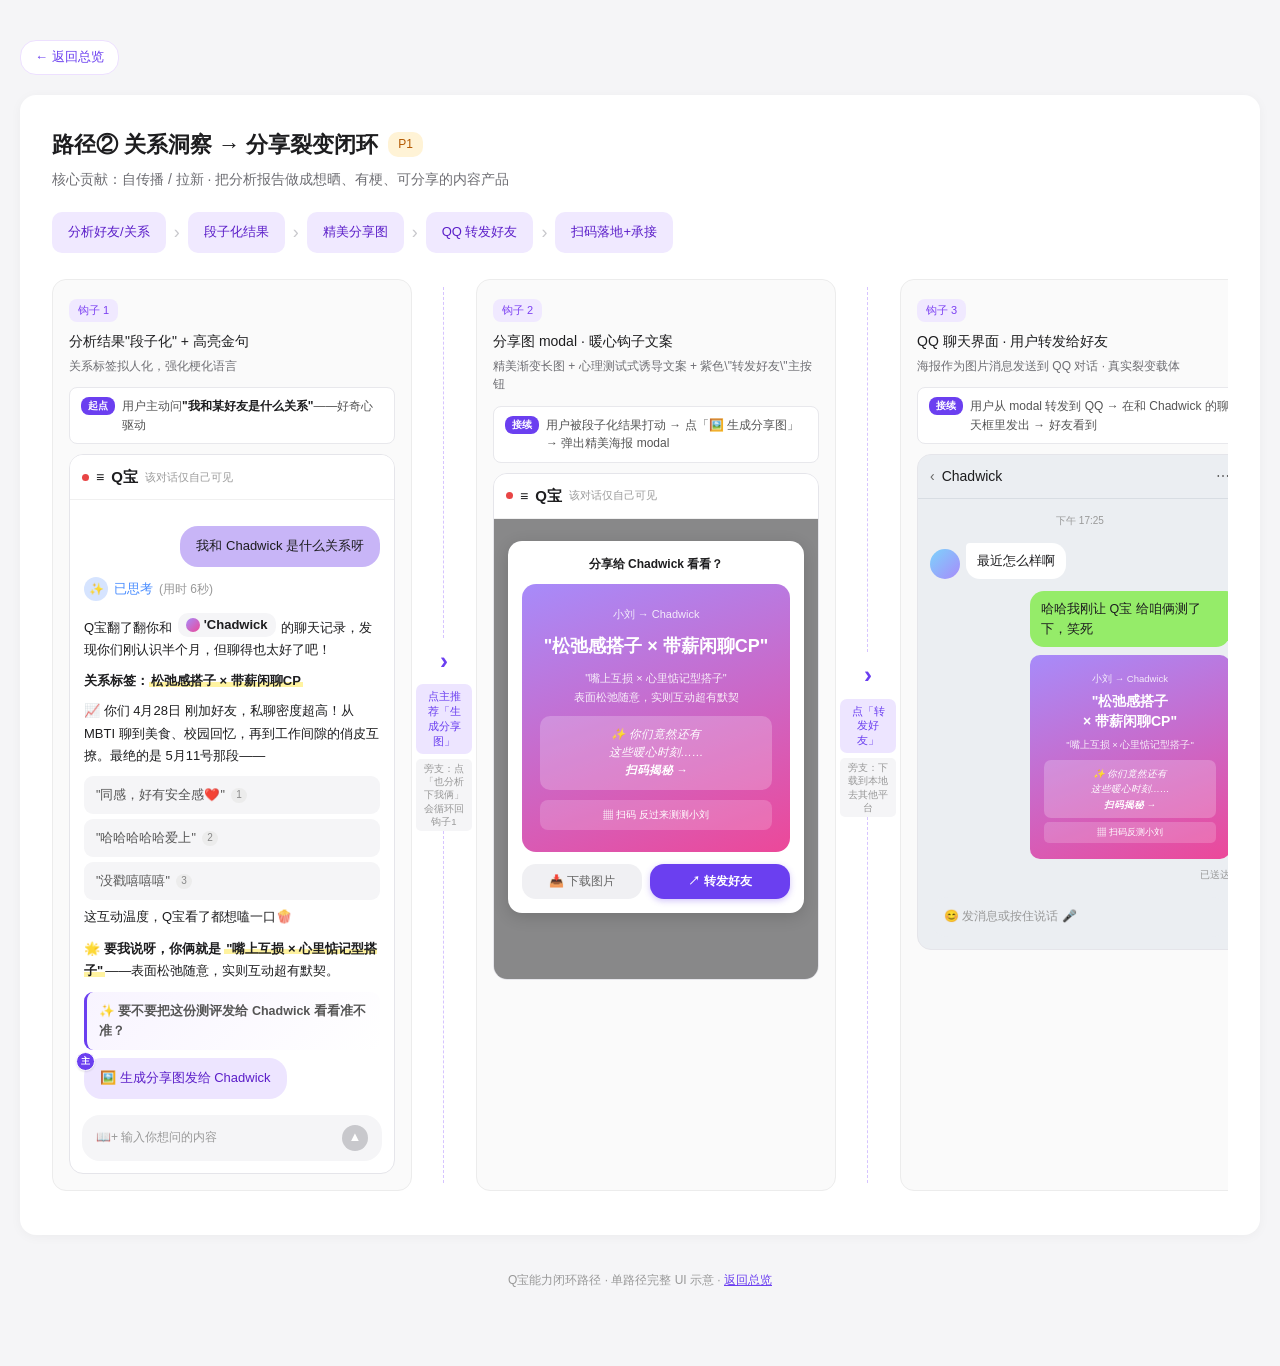
<file: path2-sharing.html>
<!DOCTYPE html>
<html lang="zh">
<head>
<meta charset="UTF-8">
<title>路径② 关系洞察→分享裂变闭环 · Q宝闭环路径</title>
<link rel="stylesheet" href="styles.css">
</head>
<body>
<div class="container">

  <div class="back-bar">
    <a class="back-link" href="index.html">← 返回总览</a>
  </div>

  <div class="path-section" id="p2">
<div class="path-title">
      路径② 关系洞察 → 分享裂变闭环
      <span class="path-tag tag-p1">P1</span>
</div>
<div class="path-main">核心贡献：自传播 / 拉新 · 把分析报告做成想晒、有梗、可分享的内容产品</div>
<div class="flow">
<div class="flow-step">分析好友/关系</div>
<div class="flow-arrow">›</div>
<div class="flow-step">段子化结果</div>
<div class="flow-arrow">›</div>
<div class="flow-step">精美分享图</div>
<div class="flow-arrow">›</div>
<div class="flow-step">QQ 转发好友</div>
<div class="flow-arrow">›</div>
<div class="flow-step">扫码落地+承接</div>
</div>
<div class="hooks-row">
<div class="hook-card">
<span class="hook-label">钩子 1</span>
<div class="hook-title">分析结果"段子化" + 高亮金句</div>
<div class="hook-desc">关系标签拟人化，强化梗化语言</div>
<div class="scene-bar">
<span class="scene-step">起点</span>
<span>用户主动问<b>"我和某好友是什么关系"</b>——好奇心驱动</span>
</div>
<div class="phone">
<div class="ph-header">
<span class="red-dot"></span><span class="icon">≡</span>
<span class="qbao">Q宝</span><span class="meta">该对话仅自己可见</span>
</div>
<div class="ph-body">
<div class="bub-user">我和 Chadwick 是什么关系呀</div>
<div class="think"><span class="ico">✨</span><span class="label">已思考</span><span class="meta">(用时 6秒)</span></div>
<div class="answer">
<p>Q宝翻了翻你和 <span class="friend-pill"><span class="ava"></span><b>'Chadwick</b></span> 的聊天记录，发现你们刚认识半个月，但聊得也太好了吧！</p>
<span class="label-tag">关系标签：<span class="accent">松弛感搭子 × 带薪闲聊CP</span></span>
<p style="margin-top:8px;">📈 你们 4月28日 刚加好友，私聊密度超高！从 MBTI 聊到美食、校园回忆，再到工作间隙的俏皮互撩。最绝的是 5月11号那段——</p>
<div class="evidence">"同感，好有安全感❤️" <span class="ref">1</span></div>
<div class="evidence">"哈哈哈哈哈爱上" <span class="ref">2</span></div>
<div class="evidence">"没戳嘻嘻嘻" <span class="ref">3</span></div>
<p style="margin-top:6px;">这互动温度，Q宝看了都想嗑一口🍿</p>
<p style="margin-top:10px;">🌟 <b>要我说呀，你俩就是 <span class="accent">"嘴上互损 × 心里惦记型搭子"</span></b>——表面松弛随意，实则互动超有默契。</p>
<div class="evidence evidence-cta" style="margin-top:10px;">
                ✨ <b>要不要把这份测评发给 Chadwick 看看准不准？</b>
</div>
</div>
<div class="reco-q reco-q-strong reco-q-main">🖼️ 生成分享图发给 Chadwick</div>
</div>
<div class="ph-input">📖+ 输入你想问的内容<span class="send">▲</span></div>
</div>
</div>
<!-- 衔接：钩子1 → 钩子2 -->
<div class="hook-bridge">
<div class="bridge-arrow">›</div>
<div class="bridge-action">点主推荐「生成分享图」</div>
<div class="bridge-sub">旁支：点「也分析下我俩」会循环回钩子1</div>
</div>
<div class="hook-card">
<span class="hook-label">钩子 2</span>
<div class="hook-title">分享图 modal · 暖心钩子文案</div>
<div class="hook-desc">精美渐变长图 + 心理测试式诱导文案 + 紫色\"转发好友\"主按钮</div>
<div class="scene-bar">
<span class="scene-step">接续</span>
<span>用户被段子化结果打动 → 点「🖼️ 生成分享图」→ 弹出精美海报 modal</span>
</div>
<div class="phone" style="background:#f7f7f9;">
<div class="ph-header">
<span class="red-dot"></span><span class="icon">≡</span>
<span class="qbao">Q宝</span><span class="meta">该对话仅自己可见</span>
</div>
<div class="modal-overlay">
<div class="modal-card" style="padding:14px;">
<div style="font-size:12px;font-weight:600;text-align:center;margin-bottom:10px;color:#1d1d1f;">分享给 Chadwick 看看？</div>
<!-- 精美渐变海报 -->
<div style="background:linear-gradient(160deg,#a78bfa 0%,#ec4899 100%);border-radius:14px;padding:22px 18px;color:#fff;text-align:center;">
<div style="font-size:11px;opacity:0.85;">小刘 → Chadwick</div>
<div style="font-size:18px;font-weight:700;margin:10px 0;line-height:1.4;">"松弛感搭子 × 带薪闲聊CP"</div>
<div style="font-size:11px;opacity:0.9;line-height:1.7;margin-bottom:10px;">"嘴上互损 × 心里惦记型搭子"<br/>表面松弛随意，实则互动超有默契</div>
<div style="background:rgba(255,255,255,0.22);border-radius:10px;padding:10px;margin:10px 0;font-size:11.5px;line-height:1.55;font-style:italic;">
✨ 你们竟然还有<br/>这些暖心时刻……<br/><b>扫码揭秘 →</b>
</div>
<div style="margin-top:6px;padding:7px;background:rgba(255,255,255,0.18);border-radius:8px;font-size:10px;">▦ 扫码 反过来测测小刘</div>
</div>
<!-- 底部按钮：仅 下载图片 + 转发好友 -->
<div style="display:flex;gap:8px;margin-top:12px;">
<button style="flex:1;background:#f0f0f3;color:#666;border:none;border-radius:14px;padding:9px;font-size:12px;font-weight:500;">📥 下载图片</button>
<button style="flex:1.2;background:#6b3ff0;color:#fff;border:none;border-radius:14px;padding:9px;font-size:12px;font-weight:600;box-shadow:0 2px 6px rgba(107,63,240,0.3);">↗ 转发好友</button>
</div>
</div>
</div>
</div>
</div>
<!-- 衔接：钩子2 → 钩子3 -->
<div class="hook-bridge">
<div class="bridge-arrow">›</div>
<div class="bridge-action">点「转发好友」</div>
<div class="bridge-sub">旁支：下载到本地去其他平台</div>
</div>
<div class="hook-card">
<span class="hook-label">钩子 3</span>
<div class="hook-title">QQ 聊天界面 · 用户转发给好友</div>
<div class="hook-desc">海报作为图片消息发送到 QQ 对话 · 真实裂变载体</div>
<div class="scene-bar">
<span class="scene-step">接续</span>
<span>用户从 modal 转发到 QQ → 在和 Chadwick 的聊天框里发出 → 好友看到</span>
</div>
<!-- QQ 聊天页样式：浅蓝灰背景 + 时间分隔 + 用户气泡（右）+ 图片消息 -->
<div class="phone" style="background:#ebeef2;">
<div class="ph-header" style="background:#ebeef2;border-bottom:1px solid #d8dde3;">
<span style="font-size:14px;color:#666;">‹</span>
<span class="qbao" style="font-size:14px;color:#1d1d1f;font-weight:500;">Chadwick</span>
<span style="margin-left:auto;font-size:14px;color:#666;">⋯</span>
</div>
<div class="ph-body" style="background:#ebeef2;padding:14px 12px;">
<!-- 时间戳 -->
<div style="text-align:center;font-size:10px;color:#999;margin-bottom:14px;">下午 17:25</div>
<!-- 对方气泡 -->
<div style="display:flex;gap:6px;align-items:flex-end;margin-bottom:12px;">
<div style="width:30px;height:30px;border-radius:50%;background:linear-gradient(135deg,#7dd3fc,#a78bfa);flex-shrink:0;"></div>
<div style="background:#fff;border-radius:4px 14px 14px 14px;padding:8px 11px;font-size:12.5px;color:#1d1d1f;max-width:200px;">
最近怎么样啊
</div>
</div>
<!-- 用户气泡（右）-->
<div style="display:flex;justify-content:flex-end;margin-bottom:8px;">
<div style="background:#95ec69;border-radius:14px 4px 14px 14px;padding:8px 11px;font-size:12.5px;color:#1d1d1f;max-width:200px;">
哈哈我刚让 Q宝 给咱俩测了下，笑死
</div>
</div>
<!-- 用户发的海报（图片消息）-->
<div style="display:flex;justify-content:flex-end;margin-bottom:8px;">
<div style="border-radius:10px;overflow:hidden;background:linear-gradient(160deg,#a78bfa 0%,#ec4899 100%);padding:16px 14px;color:#fff;text-align:center;width:200px;">
<div style="font-size:9.5px;opacity:0.85;">小刘 → Chadwick</div>
<div style="font-size:14px;font-weight:700;margin:6px 0;line-height:1.4;">"松弛感搭子<br/>× 带薪闲聊CP"</div>
<div style="font-size:9.5px;opacity:0.9;line-height:1.6;">"嘴上互损 × 心里惦记型搭子"</div>
<div style="background:rgba(255,255,255,0.22);border-radius:7px;padding:6px;margin:8px 0 4px;font-size:9.5px;font-style:italic;">
✨ 你们竟然还有<br/>这些暖心时刻……<br/><b>扫码揭秘 →</b>
</div>
<div style="background:rgba(255,255,255,0.18);border-radius:5px;padding:4px;font-size:8.5px;">▦ 扫码反测小刘</div>
</div>
</div>
<!-- 状态 -->
<div style="text-align:right;font-size:10px;color:#999;">已送达</div>
</div>
<div class="ph-input" style="background:#ebeef2;">
<span style="color:#999;">😊 发消息或按住说话 🎤</span>
</div>
</div>
</div>
<!-- 衔接：钩子3 → 钩子4 -->
<div class="hook-bridge">
<div class="bridge-arrow">›</div>
<div class="bridge-action">好友扫码进 Q宝</div>
<div class="bridge-sub">从聊天图片二维码进入</div>
</div>
<div class="hook-card">
<span class="hook-label">钩子 4</span>
<div class="hook-title">被分享者落地 · 看小刘的测试结果</div>
<div class="hook-desc">扫码后进 Q宝 看到完整分析 + 引导反向测评</div>
<div class="scene-bar">
<span class="scene-step">收口</span>
<span>Chadwick 扫码进 Q宝 → 看到完整测评内容 → 推荐反向测试 / 测其他 CP</span>
</div>
<div class="phone">
<div class="ph-header">
<span class="red-dot"></span><span class="icon">≡</span>
<span class="qbao">Q宝</span><span class="meta">小刘 分享给你</span>
</div>
<div class="ph-body">
<div class="answer">
<p>👋 <b>小刘</b> 用 Q宝 测了你们的关系——</p>
<p style="font-size:11.5px;color:#888;margin-top:4px;">扫码进来看看在 Q宝 眼里你是什么样吧～</p>
</div>
<!-- 还原海报 -->
<div style="background:linear-gradient(160deg,#a78bfa 0%,#ec4899 100%);border-radius:14px;padding:18px;color:#fff;text-align:center;margin:10px 0;">
<div style="font-size:11px;opacity:0.85;">小刘 → Chadwick</div>
<div style="font-size:18px;font-weight:700;margin:8px 0;line-height:1.4;">"松弛感搭子 × 带薪闲聊CP"</div>
<div style="font-size:11px;opacity:0.9;line-height:1.6;">"嘴上互损 × 心里惦记型搭子"<br/>表面松弛随意，实则互动超有默契</div>
</div>
<div class="evidence evidence-cta" style="margin-top:8px;">
<b>📊 完整测评已为你解锁</b><br/>
<span style="font-size:11px;color:#666;">含暖心时刻 / 默契指数 / 互动梗图...</span>
</div>
<div class="reco-q reco-q-strong reco-q-main">⭐ 测测我和小刘的星座匹配度</div>
<div class="reco-q reco-q-strong">💞 测测我和其他好友是什么 CP</div>
<div class="reco-q">📊 看完整分析</div>
</div>
<div class="ph-input">📖+ 输入你想问的内容<span class="send">▲</span></div>
</div>
</div>

<div class="hook-bridge">
<div class="bridge-arrow">›</div>
<div class="bridge-action">测完同款</div>
<div class="bridge-sub">先体验测评 不直接跳走</div>
</div>

<div class="hook-card is-insert">
<span class="hook-label is-insert">插入步骤</span>
<div class="hook-title">测完后承接 → 发现 Q宝 其他能力</div>
<div class="hook-desc">避免被分享者用完即走 · 引导留存</div>
<div class="scene-bar">
<span class="scene-step is-insert">收口</span>
<span>被分享者测完同款，Q宝主动展示「你还可以这样用我」 → 转化为长期用户</span>
</div>
<div class="phone">
<div class="ph-header">
<span class="red-dot"></span><span class="icon">≡</span>
<span class="qbao">Q宝</span><span class="meta">该对话仅自己可见</span>
</div>
<div class="ph-body">
<div class="answer">
<p>🎉 <b>"嘴硬心软型搭子"——你和小刘不愧是好搭档！</b></p>
<p style="font-size:11.5px;color:#888;margin-top:4px;">已为你生成专属分析，记得截图保留～</p>
</div>
<div class="evidence evidence-cta" style="margin-top:12px;">
<b>👋 我还能帮你做这些</b><br>
<span style="font-size:11.5px;color:#666;">基于 QQ 上的真实数据，不只是测评～</span>
</div>
<div style="display:flex;flex-direction:column;gap:8px;margin-top:10px;">
<div style="background:#fff;border:1px solid #ede0ff;border-radius:10px;padding:10px;display:flex;gap:10px;align-items:center;">
<div style="width:36px;height:36px;border-radius:8px;background:#6b3ff0;color:#fff;display:flex;align-items:center;justify-content:center;font-size:16px;">📊</div>
<div style="flex:1;"><div style="font-size:13px;font-weight:500;">看你的 QQ 群每日动态</div><div style="font-size:11px;color:#888;margin-top:2px;">99+ 未读 1 秒搞定</div></div>
</div>
<div style="background:#fff;border:1px solid #ede0ff;border-radius:10px;padding:10px;display:flex;gap:10px;align-items:center;">
<div style="width:36px;height:36px;border-radius:8px;background:#ec4899;color:#fff;display:flex;align-items:center;justify-content:center;font-size:16px;">🤝</div>
<div style="flex:1;"><div style="font-size:13px;font-weight:500;">分析你和其他朋友的关系</div><div style="font-size:11px;color:#888;margin-top:2px;">谁是死党 · 谁在远去</div></div>
</div>
<div style="background:#fff;border:1px solid #ede0ff;border-radius:10px;padding:10px;display:flex;gap:10px;align-items:center;">
<div style="width:36px;height:36px;border-radius:8px;background:#f59e0b;color:#fff;display:flex;align-items:center;justify-content:center;font-size:16px;">🔍</div>
<div style="flex:1;"><div style="font-size:13px;font-weight:500;">找你感兴趣的群和朋友</div><div style="font-size:11px;color:#888;margin-top:2px;">基于聊天兴趣画像</div></div>
</div>
</div>
<div class="reco-q reco-q-strong reco-q-main">📊 帮我看下我的群</div>
<div class="reco-q">🤝 分析其他朋友</div>
</div>
<div class="ph-input">📖+ 输入你想问的内容<span class="send">▲</span></div>
</div>
</div>

</div>
</div>

  <div style="text-align:center;padding:36px;color:#999;font-size:12px;">
    Q宝能力闭环路径 · 单路径完整 UI 示意 · <a href="index.html" style="color:#6b3ff0;">返回总览</a>
  </div>

</div>
<script>
  document.addEventListener('click', function(e){
    if (!e.target.classList.contains('branch-tab')) return;
    var tab = e.target;
    var group = tab.closest('.branch-group');
    if (!group) return;
    group.querySelectorAll('.branch-tab').forEach(function(t){ t.classList.remove('active'); });
    tab.classList.add('active');
    var target = tab.dataset.view;
    group.querySelectorAll('.branch-view').forEach(function(v){
      v.classList.toggle('active', v.dataset.view === target);
    });
  });
</script>
</body>
</html>
</file>
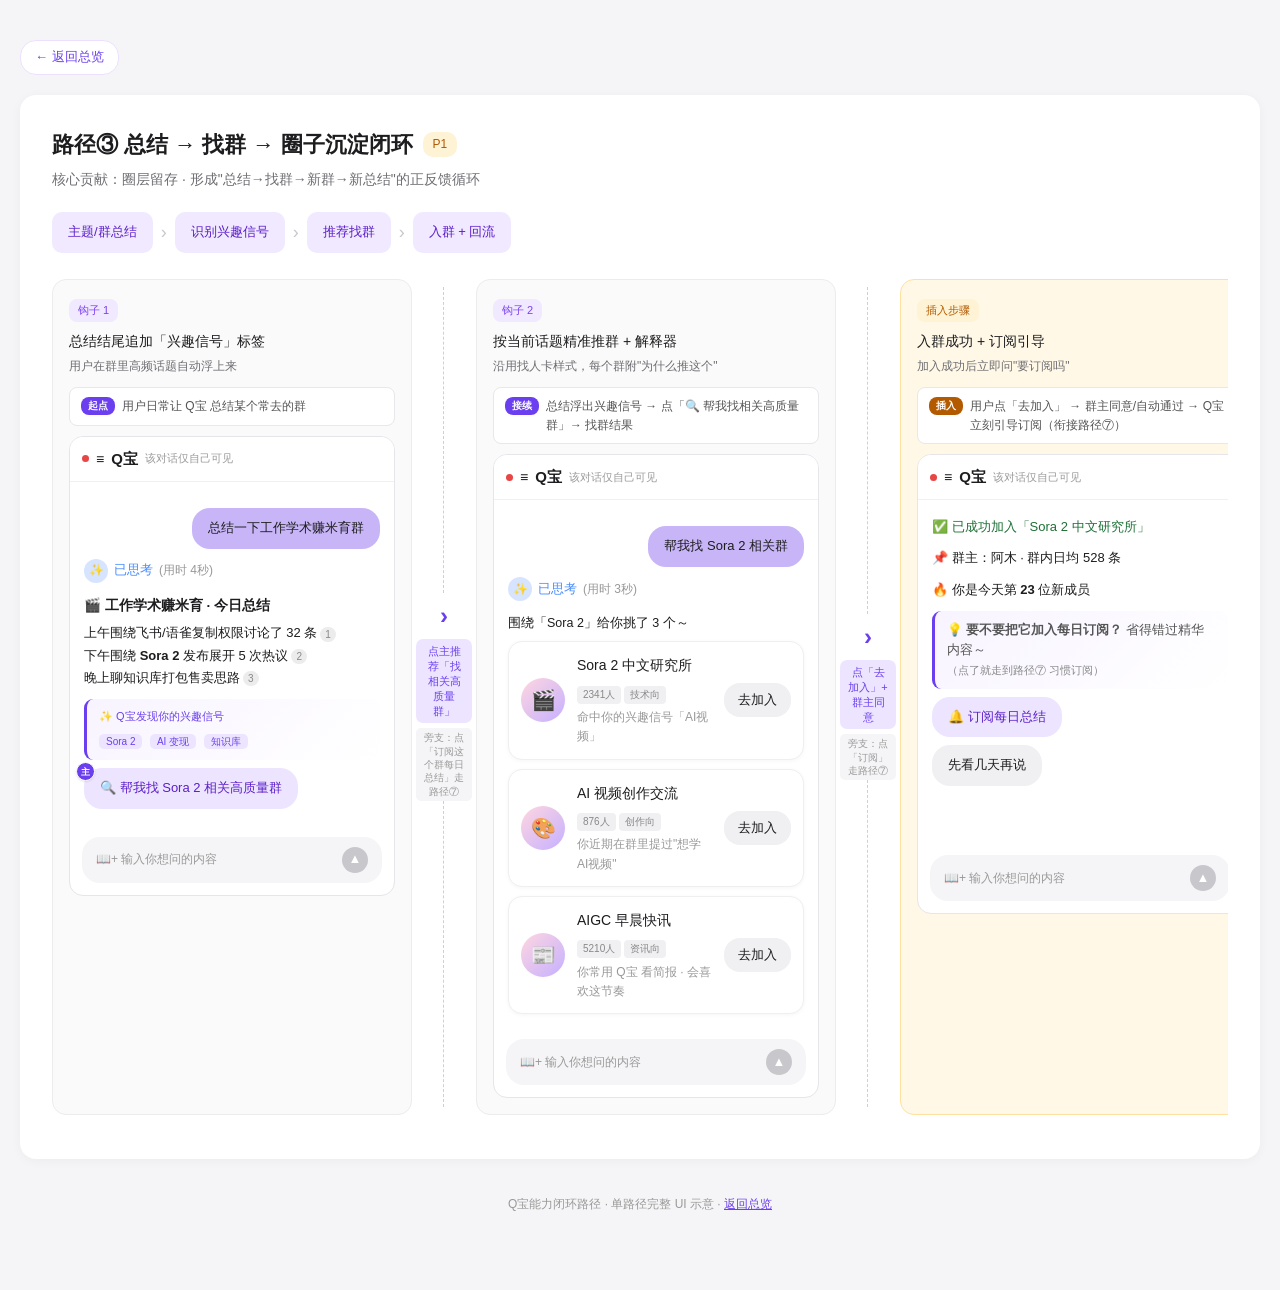
<file: path3-circle.html>
<!DOCTYPE html>
<html lang="zh">
<head>
<meta charset="UTF-8">
<title>路径③ 总结→找群→圈子沉淀闭环 · Q宝闭环路径</title>
<link rel="stylesheet" href="styles.css">
</head>
<body>
<div class="container">

  <div class="back-bar">
    <a class="back-link" href="index.html">← 返回总览</a>
  </div>

  <div class="path-section" id="p3">
<div class="path-title">
      路径③ 总结 → 找群 → 圈子沉淀闭环
      <span class="path-tag tag-p1">P1</span>
</div>
<div class="path-main">核心贡献：圈层留存 · 形成"总结→找群→新群→新总结"的正反馈循环</div>
<div class="flow">
<div class="flow-step">主题/群总结</div>
<div class="flow-arrow">›</div>
<div class="flow-step">识别兴趣信号</div>
<div class="flow-arrow">›</div>
<div class="flow-step">推荐找群</div>
<div class="flow-arrow">›</div>
<div class="flow-step">入群 + 回流</div>
</div>
<div class="hooks-row">
<div class="hook-card">
<span class="hook-label">钩子 1</span>
<div class="hook-title">总结结尾追加「兴趣信号」标签</div>
<div class="hook-desc">用户在群里高频话题自动浮上来</div>
<div class="scene-bar">
<span class="scene-step">起点</span>
<span>用户日常让 Q宝 总结某个常去的群</span>
</div>
<div class="phone">
<div class="ph-header">
<span class="red-dot"></span><span class="icon">≡</span>
<span class="qbao">Q宝</span><span class="meta">该对话仅自己可见</span>
</div>
<div class="ph-body">
<div class="bub-user">总结一下工作学术赚米育群</div>
<div class="think"><span class="ico">✨</span><span class="label">已思考</span><span class="meta">(用时 4秒)</span></div>
<div class="answer">
<span class="h-tag">🎬 工作学术赚米育 · 今日总结</span>
<p>上午围绕飞书/语雀复制权限讨论了 32 条<span class="ref">1</span><br/>
              下午围绕 <b>Sora 2</b> 发布展开 5 次热议<span class="ref">2</span><br/>
              晚上聊知识库打包售卖思路<span class="ref">3</span></p>
<div class="evidence evidence-cta" style="margin-top:10px;">
<div style="font-size:11px;color:#6b3ff0;font-weight:500;margin-bottom:6px;">✨ Q宝发现你的兴趣信号</div>
<span style="background:#ede5ff;color:#6b3ff0;font-size:10px;padding:2px 7px;border-radius:5px;margin-right:4px;">Sora 2</span>
<span style="background:#ede5ff;color:#6b3ff0;font-size:10px;padding:2px 7px;border-radius:5px;margin-right:4px;">AI 变现</span>
<span style="background:#ede5ff;color:#6b3ff0;font-size:10px;padding:2px 7px;border-radius:5px;">知识库</span>
</div>
</div>
<div class="reco-q reco-q-strong reco-q-main">🔍 帮我找 Sora 2 相关高质量群</div>
</div>
<div class="ph-input">📖+ 输入你想问的内容<span class="send">▲</span></div>
</div>
</div>
<!-- 衔接：钩子1 → 钩子2 -->
<div class="hook-bridge">
<div class="bridge-arrow">›</div>
<div class="bridge-action">点主推荐「找相关高质量群」</div>
<div class="bridge-sub">旁支：点「订阅这个群每日总结」走路径⑦</div>
</div>
<div class="hook-card">
<span class="hook-label">钩子 2</span>
<div class="hook-title">按当前话题精准推群 + 解释器</div>
<div class="hook-desc">沿用找人卡样式，每个群附"为什么推这个"</div>
<div class="scene-bar">
<span class="scene-step">接续</span>
<span>总结浮出兴趣信号 → 点「🔍 帮我找相关高质量群」→ 找群结果</span>
</div>
<div class="phone">
<div class="ph-header">
<span class="red-dot"></span><span class="icon">≡</span>
<span class="qbao">Q宝</span><span class="meta">该对话仅自己可见</span>
</div>
<div class="ph-body">
<div class="bub-user">帮我找 Sora 2 相关群</div>
<div class="think"><span class="ico">✨</span><span class="label">已思考</span><span class="meta">(用时 3秒)</span></div>
<p style="font-size:12.5px;margin-bottom:8px;">围绕「Sora 2」给你挑了 3 个～</p>
<div class="person-card">
<div class="person-avatar">🎬</div>
<div class="person-info">
<div class="pname">Sora 2 中文研究所</div>
<div><span class="ptag">2341人</span><span class="ptag">技术向</span></div>
<div class="preason">命中你的兴趣信号「AI视频」</div>
</div>
<div class="person-add">去加入</div>
</div>
<div class="person-card">
<div class="person-avatar">🎨</div>
<div class="person-info">
<div class="pname">AI 视频创作交流</div>
<div><span class="ptag">876人</span><span class="ptag">创作向</span></div>
<div class="preason">你近期在群里提过"想学AI视频"</div>
</div>
<div class="person-add">去加入</div>
</div>
<div class="person-card">
<div class="person-avatar">📰</div>
<div class="person-info">
<div class="pname">AIGC 早晨快讯</div>
<div><span class="ptag">5210人</span><span class="ptag">资讯向</span></div>
<div class="preason">你常用 Q宝 看简报 · 会喜欢这节奏</div>
</div>
<div class="person-add">去加入</div>
</div>
</div>
<div class="ph-input">📖+ 输入你想问的内容<span class="send">▲</span></div>
</div>
</div><div class="hook-bridge"><div class="bridge-arrow">›</div><div class="bridge-action">点「去加入」+ 群主同意</div><div class="bridge-sub">旁支：点「订阅」走路径⑦</div></div><div class="hook-card is-insert"><span class="hook-label is-insert" style="background:#fff3d6;color:#b35900;">插入步骤</span><div class="hook-title">入群成功 + 订阅引导</div><div class="hook-desc">加入成功后立即问"要订阅吗"</div><div class="scene-bar"><span class="scene-step is-insert" style="background:#b35900;">插入</span><span>用户点「去加入」 → 群主同意/自动通过 → Q宝立刻引导订阅（衔接路径⑦）</span></div><div class="phone">
<div class="ph-header">
<span class="red-dot"></span><span class="icon">≡</span>
<span class="qbao">Q宝</span><span class="meta">该对话仅自己可见</span>
</div>
<div class="ph-body">
<div class="answer">
<p style="color:#1d7035;font-weight:500;">✅ 已成功加入「Sora 2 中文研究所」</p>
<p style="margin-top:8px;">📌 群主：阿木 · 群内日均 528 条</p>
<p>🔥 你是今天第 <b>23</b> 位新成员</p>
</div>
<div class="evidence evidence-cta" style="margin-top:10px;">
  💡 <b>要不要把它加入每日订阅？</b> 省得错过精华内容～<br/>
<span style="font-size:11px;color:#888;">（点了就走到路径⑦ 习惯订阅）</span>
</div>
<div class="reco-q reco-q-strong">🔔 订阅每日总结</div>
<div class="reco-q">先看几天再说</div>
</div>
<div class="ph-input">📖+ 输入你想问的内容<span class="send">▲</span></div>
</div></div>
<!-- 衔接：钩子2 → 钩子3 -->
<div class="hook-bridge">
<div class="bridge-arrow">›</div>
<div class="bridge-action">点「去加入」入群</div>
<div class="bridge-sub">旁支：忽略推荐 → 钩子3 不会触发</div>
</div>
<div class="hook-card">
<span class="hook-label">钩子 3</span>
<div class="hook-title">入群 24h 主动回流</div>
<div class="hook-desc">Q宝 主动推 · 找群与总结闭环</div>
<div class="scene-bar">
<span class="scene-step">收口</span>
<span>24h 后 Q宝 主动推送新群动态 → 用户回流</span>
</div>
<div class="phone">
<div class="ph-header">
<span class="red-dot"></span><span class="icon">≡</span>
<span class="qbao">Q宝</span><span class="meta">该对话仅自己可见</span>
</div>
<div class="ph-body">
<div class="think"><span class="ico">🌱</span><span class="label" style="color:#6b3ff0;">Q宝主动提</span></div>
<div class="answer">
<p>你昨天加入的 <b>「Sora 2 中文研究所」</b> 今天聊了 320 条：</p>
<ul>
<li>提示词技巧（128 条）</li>
<li>商用授权问题（54 条）</li>
<li>有人放了实测视频 + 教程链接</li>
</ul>
<div class="evidence evidence-hi" style="margin-top:8px;">
                🔔 想让我每天帮你看这个群？设置一下就行～
              </div>
</div>
<div class="reco-q reco-q-strong">🔔 订阅这个群的每日总结</div>
<div class="reco-q">看完整总结</div>
</div>
<div class="ph-input">📖+ 输入你想问的内容<span class="send">▲</span></div>
</div>
</div>
</div>
</div>

  <div style="text-align:center;padding:36px;color:#999;font-size:12px;">
    Q宝能力闭环路径 · 单路径完整 UI 示意 · <a href="index.html" style="color:#6b3ff0;">返回总览</a>
  </div>

</div>
<script>
  document.addEventListener('click', function(e){
    if (!e.target.classList.contains('branch-tab')) return;
    var tab = e.target;
    var group = tab.closest('.branch-group');
    if (!group) return;
    group.querySelectorAll('.branch-tab').forEach(function(t){ t.classList.remove('active'); });
    tab.classList.add('active');
    var target = tab.dataset.view;
    group.querySelectorAll('.branch-view').forEach(function(v){
      v.classList.toggle('active', v.dataset.view === target);
    });
  });
</script>
</body>
</html>
</file>
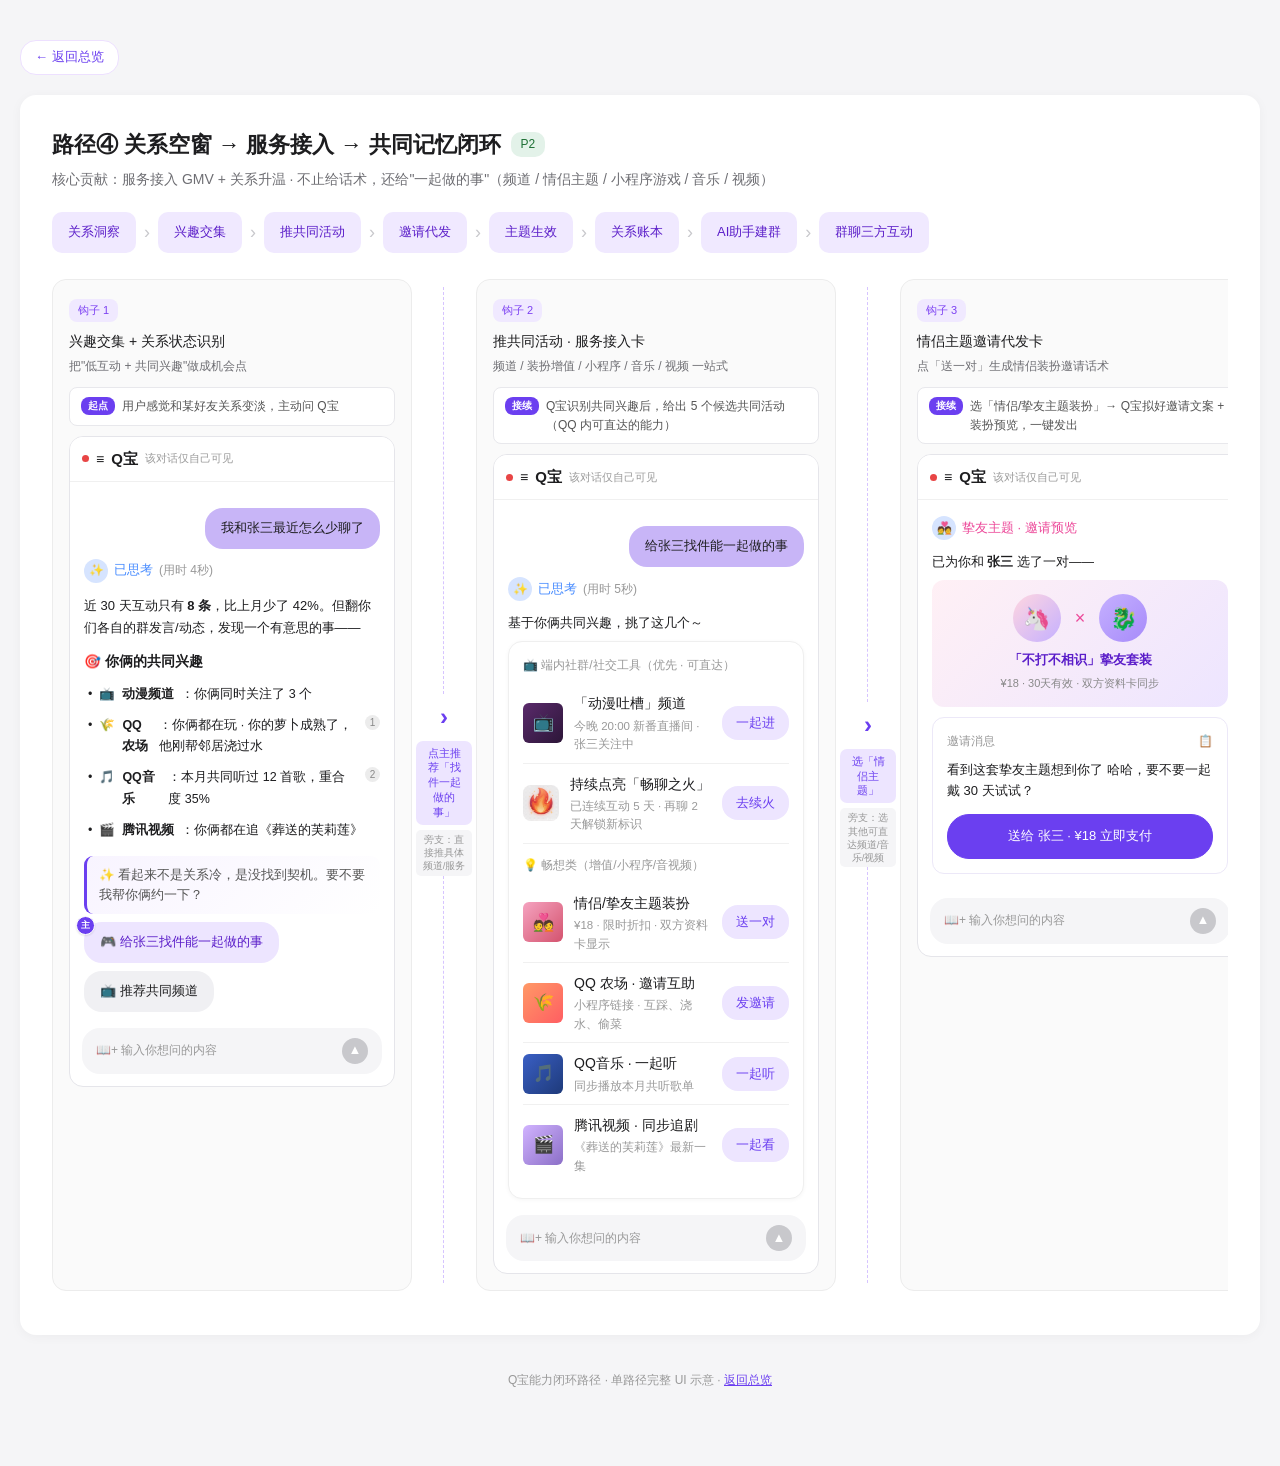
<file: path4-coactivity-1.html>
<!DOCTYPE html>
<html lang="zh">
<head>
<meta charset="UTF-8">
<title>路径④ 关系空窗→服务→共同记忆闭环 · Q宝闭环路径</title>
<link rel="stylesheet" href="styles.css">
</head>
<body>
<div class="container">

  <div class="back-bar">
    <a class="back-link" href="index.html">← 返回总览</a>
  </div>

  <div class="path-section" id="p4">
<div class="path-title">
      路径④ 关系空窗 → 服务接入 → 共同记忆闭环
      <span class="path-tag tag-p2">P2</span>
</div>
<div class="path-main">核心贡献：服务接入 GMV + 关系升温 · 不止给话术，还给"一起做的事"（频道 / 情侣主题 / 小程序游戏 / 音乐 / 视频）</div>
<div class="flow">
<div class="flow-step">关系洞察</div>
<div class="flow-arrow">›</div>
<div class="flow-step">兴趣交集</div>
<div class="flow-arrow">›</div>
<div class="flow-step">推共同活动</div>
<div class="flow-arrow">›</div>
<div class="flow-step">邀请代发</div>
<div class="flow-arrow">›</div>
<div class="flow-step">主题生效</div>
<div class="flow-arrow">›</div>
<div class="flow-step">关系账本</div>
<div class="flow-arrow">›</div>
<div class="flow-step">AI助手建群</div>
<div class="flow-arrow">›</div>
<div class="flow-step">群聊三方互动</div>
</div>

<div class="hooks-row">

<div class="hook-card">
<span class="hook-label">钩子 1</span>
<div class="hook-title">兴趣交集 + 关系状态识别</div>
<div class="hook-desc">把"低互动 + 共同兴趣"做成机会点</div>
<div class="scene-bar">
<span class="scene-step">起点</span>
<span>用户感觉和某好友关系变淡，主动问 Q宝</span>
</div>
<div class="phone">
<div class="ph-header">
<span class="red-dot"></span><span class="icon">≡</span>
<span class="qbao">Q宝</span><span class="meta">该对话仅自己可见</span>
</div>
<div class="ph-body">
<div class="bub-user">我和张三最近怎么少聊了</div>
<div class="think"><span class="ico">✨</span><span class="label">已思考</span><span class="meta">(用时 4秒)</span></div>
<div class="answer">
<p>近 30 天互动只有 <b>8 条</b>，比上月少了 42%。但翻你们各自的群发言/动态，发现一个有意思的事——</p>
<span class="h-tag">🎯 你俩的共同兴趣</span>
<ul>
<li>📺 <b>动漫频道</b>：你俩同时关注了 3 个</li>
<li>🌾 <b>QQ农场</b>：你俩都在玩 · 你的萝卜成熟了，他刚帮邻居浇过水<span class="ref">1</span></li>
<li>🎵 <b>QQ音乐</b>：本月共同听过 12 首歌，重合度 35%<span class="ref">2</span></li>
<li>🎬 <b>腾讯视频</b>：你俩都在追《葬送的芙莉莲》</li>
</ul>
<div class="evidence evidence-cta" style="margin-top:10px;">
✨ 看起来不是关系冷，是没找到契机。要不要我帮你俩约一下？
</div>
</div>
<div class="reco-q reco-q-strong reco-q-main">🎮 给张三找件能一起做的事</div>
<div class="reco-q">📺 推荐共同频道</div>
</div>
<div class="ph-input">📖+ 输入你想问的内容<span class="send">▲</span></div>
</div>
</div>

<div class="hook-bridge">
<div class="bridge-arrow">›</div>
<div class="bridge-action">点主推荐「找件一起做的事」</div>
<div class="bridge-sub">旁支：直接推具体频道/服务</div>
</div>

<div class="hook-card">
<span class="hook-label">钩子 2</span>
<div class="hook-title">推共同活动 · 服务接入卡</div>
<div class="hook-desc">频道 / 装扮增值 / 小程序 / 音乐 / 视频 一站式</div>
<div class="scene-bar">
<span class="scene-step">接续</span>
<span>Q宝识别共同兴趣后，给出 5 个候选共同活动（QQ 内可直达的能力）</span>
</div>
<div class="phone">
<div class="ph-header">
<span class="red-dot"></span><span class="icon">≡</span>
<span class="qbao">Q宝</span><span class="meta">该对话仅自己可见</span>
</div>
<div class="ph-body">
<div class="bub-user">给张三找件能一起做的事</div>
<div class="think"><span class="ico">✨</span><span class="label">已思考</span><span class="meta">(用时 5秒)</span></div>
<p style="font-size:12.5px;margin-bottom:8px;">基于你俩共同兴趣，挑了这几个～</p>
<div class="game-card">
<div class="game-section-title">📺 端内社群/社交工具（优先 · 可直达）</div>
<div class="game-item">
<div class="game-icon game-icon-purple">📺</div>
<div class="game-info">
<div class="gtitle">「动漫吐槽」频道</div>
<div class="gsub">今晚 20:00 新番直播间 · 张三关注中</div>
</div>
<div class="person-add person-add-primary">一起进</div>
</div>
<div class="game-item">
<img src="fire-badge-icon.png" style="width:36px;height:36px;border-radius:8px;object-fit:cover;flex-shrink:0;">
<div class="game-info">
<div class="gtitle">持续点亮「畅聊之火」</div>
<div class="gsub">已连续互动 5 天 · 再聊 2 天解锁新标识</div>
</div>
<div class="person-add person-add-primary">去续火</div>
</div>
<div class="game-section-title" style="margin-top:12px;">💡 畅想类（增值/小程序/音视频）</div>
<div class="game-item">
<div class="game-icon game-icon-pink">💑</div>
<div class="game-info">
<div class="gtitle">情侣/挚友主题装扮</div>
<div class="gsub">¥18 · 限时折扣 · 双方资料卡显示</div>
</div>
<div class="person-add person-add-primary">送一对</div>
</div>
<div class="game-item">
<div class="game-icon game-icon-orange">🌾</div>
<div class="game-info">
<div class="gtitle">QQ 农场 · 邀请互助</div>
<div class="gsub">小程序链接 · 互踩、浇水、偷菜</div>
</div>
<div class="person-add person-add-primary">发邀请</div>
</div>
<div class="game-item">
<div class="game-icon game-icon-blue">🎵</div>
<div class="game-info">
<div class="gtitle">QQ音乐 · 一起听</div>
<div class="gsub">同步播放本月共听歌单</div>
</div>
<div class="person-add person-add-primary">一起听</div>
</div>
<div class="game-item">
<div class="game-icon game-icon-diamond">🎬</div>
<div class="game-info">
<div class="gtitle">腾讯视频 · 同步追剧</div>
<div class="gsub">《葬送的芙莉莲》最新一集</div>
</div>
<div class="person-add person-add-primary">一起看</div>
</div>
</div>
</div>
<div class="ph-input">📖+ 输入你想问的内容<span class="send">▲</span></div>
</div>
</div>

<div class="hook-bridge">
<div class="bridge-arrow">›</div>
<div class="bridge-action">选「情侣主题」</div>
<div class="bridge-sub">旁支：选其他可直达频道/音乐/视频</div>
</div>

<div class="hook-card">
<span class="hook-label">钩子 3</span>
<div class="hook-title">情侣主题邀请代发卡</div>
<div class="hook-desc">点「送一对」生成情侣装扮邀请话术</div>
<div class="scene-bar">
<span class="scene-step">接续</span>
<span>选「情侣/挚友主题装扮」→ Q宝拟好邀请文案 + 装扮预览，一键发出</span>
</div>
<div class="phone">
<div class="ph-header">
<span class="red-dot"></span><span class="icon">≡</span>
<span class="qbao">Q宝</span><span class="meta">该对话仅自己可见</span>
</div>
<div class="ph-body">
<div class="think"><span class="ico">💑</span><span class="label" style="color:#ec4899;">挚友主题 · 邀请预览</span></div>
<p style="font-size:12.5px;margin-bottom:8px;">已为你和 <b>张三</b> 选了一对——</p>
<div style="background:linear-gradient(135deg,#fff0f5,#ede5ff);border-radius:12px;padding:14px;margin-bottom:10px;text-align:center;">
<div style="display:flex;justify-content:center;gap:14px;align-items:center;margin-bottom:8px;">
<div style="width:48px;height:48px;border-radius:50%;background:linear-gradient(135deg,#ffd6e0,#c5b0ff);display:flex;align-items:center;justify-content:center;font-size:22px;">🦄</div>
<div style="font-size:18px;color:#ec4899;">×</div>
<div style="width:48px;height:48px;border-radius:50%;background:linear-gradient(135deg,#c5b0ff,#a78bfa);display:flex;align-items:center;justify-content:center;font-size:22px;">🐉</div>
</div>
<div style="font-size:13px;font-weight:600;color:#5b1ec9;">「不打不相识」挚友套装</div>
<div style="font-size:11px;color:#888;margin-top:4px;">¥18 · 30天有效 · 双方资料卡同步</div>
</div>
<div class="send-msg-card">
<div class="label"><span>邀请消息</span><span>📋</span></div>
<div class="content">看到这套挚友主题想到你了 哈哈，要不要一起戴 30 天试试？</div>
<div class="send-btn send-btn-primary">送给 张三 · ¥18 立即支付</div>
</div>
</div>
<div class="ph-input">📖+ 输入你想问的内容<span class="send">▲</span></div>
</div>
</div>

<div class="hook-bridge">
<div class="bridge-arrow">›</div>
<div class="bridge-action">张三接受 · 主题生效</div>
<div class="bridge-sub">旁支：拒绝则记录"未接受"</div>
</div>

<div class="hook-card">
<span class="hook-label">钩子 4</span>
<div class="hook-title">挚友主题已生效</div>
<div class="hook-desc">张三接受邀请 · 双方资料卡同步显示</div>
<div class="scene-bar">
<span class="scene-step">接续</span>
<span>张三 30 秒内点击接受 → 双方资料卡显示挚友标识 → 共同体验生效</span>
</div>
<div class="phone">
<div class="ph-header">
<span class="red-dot"></span><span class="icon">≡</span>
<span class="qbao">Q宝</span><span class="meta">该对话仅自己可见</span>
</div>
<div class="ph-body">
<div class="think"><span class="ico">💞</span><span class="label" style="color:#ec4899;">挚友主题已生效</span></div>
<div class="answer">
<p>🎉 <b>张三 已接受</b>「不打不相识」挚友主题</p>
</div>
<div style="background:linear-gradient(135deg,#fff0f5,#ede5ff);border-radius:12px;padding:14px;margin:10px 0;">
<div style="display:flex;justify-content:space-around;align-items:center;">
<div style="text-align:center;">
<div style="width:42px;height:42px;border-radius:50%;background:linear-gradient(135deg,#ffd6e0,#c5b0ff);margin:0 auto 4px;display:flex;align-items:center;justify-content:center;font-size:20px;">🦄</div>
<div style="font-size:11px;font-weight:500;">你</div>
<div style="font-size:9.5px;color:#ec4899;">挚友 Lv.1</div>
</div>
<div style="font-size:14px;color:#ec4899;">↔</div>
<div style="text-align:center;">
<div style="width:42px;height:42px;border-radius:50%;background:linear-gradient(135deg,#c5b0ff,#a78bfa);margin:0 auto 4px;display:flex;align-items:center;justify-content:center;font-size:20px;">🐉</div>
<div style="font-size:11px;font-weight:500;">张三</div>
<div style="font-size:9.5px;color:#ec4899;">挚友 Lv.1</div>
</div>
</div>
<div style="font-size:11px;color:#666;margin-top:10px;text-align:center;">资料卡 / 聊天页 已自动同步</div>
</div>
<div class="evidence evidence-hi">
⏰ 主题有效期 30 天 · 期间互动越多挚友等级越高
</div>
<div class="reco-q">查看挚友等级规则</div>
</div>
<div class="ph-input">📖+ 输入你想问的内容<span class="send">▲</span></div>
</div>
</div>

<div class="hook-bridge">
<div class="bridge-arrow">›</div>
<div class="bridge-action">体验后回写账本</div>
<div class="bridge-sub">未参与 → 没有账本更新</div>
</div>

<div class="hook-card">
<span class="hook-label">钩子 5</span>
<div class="hook-title">事后沉淀「关系账本」</div>
<div class="hook-desc">玩完不结束 · 写入关系档案 + 召回钩子</div>
<div class="scene-bar">
<span class="scene-step">收口</span>
<span>体验结束后 Q宝主动推送「关系账本更新」→ 留下下次钩子</span>
</div>
<div class="phone">
<div class="ph-header">
<span class="red-dot"></span><span class="icon">≡</span>
<span class="qbao">Q宝</span><span class="meta">该对话仅自己可见</span>
</div>
<div class="ph-body">
<div class="think"><span class="ico">📔</span><span class="label" style="color:#6b3ff0;">关系账本更新</span></div>
<div class="answer">
<span class="h-tag">🏆 你和张三这周一起做的事</span>
<ul>
<li>💑 周一 戴上「不打不相识」挚友主题（Lv.1 → Lv.2）</li>
<li>🌾 周三 互相帮 QQ 农场浇水 5 次</li>
<li>🎵 周四晚 一起听了 30 分钟歌单</li>
<li>📺 周五 同步追了《芙莉莲》新番</li>
<li>💬 群里互动 +24 条 · 亲密度 <b style="color:#1d7035;">+18 ↑</b></li>
</ul>
<div class="evidence evidence-cta" style="margin-top:10px;">
💡 你俩的挚友等级离 Lv.3 还差 7 次互动 · 这周加把劲？
</div>
</div>
<div class="reco-q reco-q-strong">🎬 一起追下一集</div>
<div class="reco-q">📊 看本月关系热度榜</div>
</div>
<div class="ph-input">📖+ 输入你想问的内容<span class="send">▲</span></div>
</div>
</div>

<div class="hook-bridge">
<div class="bridge-arrow">›</div>
<div class="bridge-action">账本沉淀完成</div>
<div class="bridge-sub">Q宝识别到高亲密度 → 推荐建专属群</div>
</div>

<!-- 钩子4：AI社交助手 · 建群推荐 -->
<div class="hook-card">
<span class="hook-label">钩子 6</span>
<div class="hook-title">AI 社交助手「搭搭」· 建群推荐</div>
<div class="hook-desc">派个小弟进群帮你维系关系</div>
<div class="scene-bar">
<span class="scene-step">增补</span>
<span>关系账本写入后，Q宝 主动推送建群卡片 → 邀请 AI 助手入群托管</span>
</div>
<div class="phone">
<div class="ph-header">
<span class="red-dot"></span><span class="icon">≡</span>
<span class="qbao">Q宝</span><span class="meta">主动推送 · 关系增强</span>
</div>
<div class="ph-body">
<div class="think"><span class="ico">🤖</span><span class="label" style="color:#6b3ff0;">搭搭 · AI社交助手</span></div>
<div class="answer">
<p>你和张三最近互动不少，Q宝 想给你俩派个<b>专属社交小助手</b>——</p>
</div>
<!-- 建群推荐卡片 -->
<div class="send-msg-card" style="margin:10px 0 0;">
<div class="label"><span>🤖 推荐建群</span><span>✨</span></div>
<!-- 群成员预览 -->
<div style="background:linear-gradient(135deg,#f0ebff,#fff0f5);border-radius:10px;padding:14px;margin-bottom:12px;">
<div style="display:flex;justify-content:center;align-items:center;gap:10px;margin-bottom:10px;">
<div style="text-align:center;">
<div style="width:40px;height:40px;border-radius:50%;background:linear-gradient(135deg,#667eea,#764ba2);margin:0 auto 3px;display:flex;align-items:center;justify-content:center;font-size:16px;">😎</div>
<div style="font-size:9.5px;color:#666;">你</div>
</div>
<div style="font-size:14px;color:#bbb;">×</div>
<div style="text-align:center;">
<div style="width:40px;height:40px;border-radius:50%;background:linear-gradient(135deg,#a78bfa,#6366f1);margin:0 auto 3px;display:flex;align-items:center;justify-content:center;font-size:18px;">🤖</div>
<div style="font-size:9.5px;color:#6b3ff0;font-weight:600;">搭搭</div>
</div>
<div style="font-size:14px;color:#bbb;">×</div>
<div style="text-align:center;">
<div style="width:40px;height:40px;border-radius:50%;background:linear-gradient(135deg,#c5b0ff,#a78bfa);margin:0 auto 3px;display:flex;align-items:center;justify-content:center;font-size:16px;">🐉</div>
<div style="font-size:9.5px;color:#666;">张三</div>
</div>
</div>
<div style="font-size:12px;font-weight:600;color:#5b21b6;text-align:center;margin-bottom:6px;">群名：搭搭的社交小站</div>
<div style="font-size:10.5px;color:#888;text-align:center;line-height:1.5;">搭搭会帮你们记录关系回忆、推荐一起做的事<br>还能插科打诨活跃气氛～</div>
</div>
<div class="send-btn send-btn-primary" style="font-size:13px;">建群并邀请 张三 加入</div>
</div>
</div>
<div class="ph-input">📖+ 输入你想问的内容<span class="send">▲</span></div>
</div>
</div>

<div class="hook-bridge">
<div class="bridge-arrow">›</div>
<div class="bridge-action">点击建群</div>
<div class="bridge-sub">搭搭自动入群 · 张三收到邀请</div>
</div>

<!-- 钩子5：群聊生效 · 搭搭入群 -->
<div class="hook-card">
<span class="hook-label">钩子 7</span>
<div class="hook-title">群聊生效 · 搭搭入群互动</div>
<div class="hook-desc">3人群聊 · AI助手实时参与话题</div>
<div class="scene-bar">
<span class="scene-step">闭环</span>
<span>建群成功 → 搭加入群 → 三方互动（旅游话题 → @搭搭做计划）</span>
</div>
<div class="phone">
<!-- 群聊头部 -->
<div class="ph-header" style="justify-content:space-between;padding:0 12px;">
<span style="font-size:15px;color:#1d1d1f;">‹ <b>搭搭的社交小站</b><span style="font-size:11px;color:#999;font-weight:400;">(3)</span></span>
<span style="font-size:14px;color:#888;">···</span>
</div>
<!-- 群聊界面 -->
<div class="ph-body" style="padding:14px;background:#f0f0f3;">
<!-- 系统消息 -->
<div style="text-align:center;font-size:11px;color:#999;margin-bottom:12px;">你邀请了 搭搭 和 张三 加入群聊</div>
<!-- 张三消息 -->
<div style="display:flex;align-items:flex-start;margin-bottom:12px;">
<div style="width:30px;height:30px;border-radius:50%;background:linear-gradient(135deg,#c5b0ff,#a78bfa);flex-shrink:0;margin-right:8px;display:flex;align-items:center;justify-content:center;font-size:14px;">🐉</div>
<div>
<div style="font-size:10px;color:#999;margin-bottom:2px;margin-left:2px;">张三</div>
<div style="background:#fff;border-radius:14px 14px 14px 4px;padding:9px 13px;max-width:210px;font-size:13px;color:#1d1d1f;line-height:1.5;">暑假有什么打算吗？我想去云南玩一趟</div>
</div>
</div>
<!-- 我的消息 -->
<div style="display:flex;justify-content:flex-end;margin-bottom:12px;">
<div style="background:#95ec69;border-radius:14px 14px 4px 14px;padding:9px 13px;max-width:220px;font-size:13px;color:#1d1d1f;line-height:1.5;">云南好啊！大理还是丽江？要不咱俩做个攻略</div>
</div>
<!-- 张三消息 -->
<div style="display:flex;align-items:flex-start;margin-bottom:12px;">
<div style="width:30px;height:30px;border-radius:50%;background:linear-gradient(135deg,#c5b0ff,#a78bfa);flex-shrink:0;margin-right:8px;display:flex;align-items:center;justify-content:center;font-size:14px;">🐉</div>
<div>
<div style="font-size:10px;color:#999;margin-bottom:2px;margin-left:2px;">张三</div>
<div style="background:#fff;border-radius:14px 14px 14px 4px;padding:9px 13px;max-width:210px;font-size:13px;color:#1d1d1f;line-height:1.5;">都行，你定吧哈哈，我负责吃喝就行 🍜</div>
</div>
</div>
<!-- 我 @搭搭 -->
<div style="display:flex;justify-content:flex-end;margin-bottom:12px;">
<div style="background:#95ec69;border-radius:14px 14px 4px 14px;padding:9px 13px;max-width:230px;font-size:13px;color:#1d1d1f;line-height:1.5;"><span style="color:#6b3ff0;font-weight:500;">@搭搭</span> 帮我俩做个云南5日游计划呗，大理+丽江</div>
</div>
<!-- 搭搭回复 -->
<div style="display:flex;align-items:flex-start;margin-bottom:12px;">
<div style="width:30px;height:30px;border-radius:50%;background:linear-gradient(135deg,#a78bfa,#6366f1);flex-shrink:0;margin-right:8px;display:flex;align-items:center;justify-content:center;font-size:15px;">🤖</div>
<div>
<div style="font-size:10px;color:#6b3ff0;margin-bottom:2px;margin-left:2px;font-weight:500;">搭搭</div>
<div style="background:linear-gradient(135deg,#f5f0ff,#ede5ff);border:1px solid #ddd6fe;border-radius:14px 14px 14px 4px;padding:10px 13px;max-width:240px;font-size:13px;color:#1d1d1f;line-height:1.5;">收到！根据你俩的喜好（你爱拍照 + 张三是吃货），搭搭拟了个方案～<br><br><span style="font-size:11px;color:#6b3ff0;">📜「大理丽江5日游」</span><br>Day1 大理古城 · 环洱海<br>Day2 喜洲古镇 · 扎染体验<br>Day3 丽江古城 · 束河古镇<br>Day4 玉龙雪山<br>Day5 返程 · 带伴手礼<br><br>每天人均预算 <b>¥350</b>，要我把详细行程发群里不？✨</div>
</div>
</div>
<!-- 已送达 -->
<div style="text-align:right;font-size:10px;color:#aaa;margin-right:4px;">已送达</div>
</div>
<!-- 群聊底部输入框 -->
<div class="ph-input" style="background:#f7f7f7;border-top:1px solid #e0e0e0;">
<span style="font-size:16px;margin-right:4px;">😊</span>发消息或按住说话<span style="font-size:14px;margin-left:4px;">🎤</span>
</div>
</div>
</div>

</div>
</div>

  <div style="text-align:center;padding:36px;color:#999;font-size:12px;">
    Q宝能力闭环路径 · 单路径完整 UI 示意 · <a href="index.html" style="color:#6b3ff0;">返回总览</a>
  </div>

</div>
<script>
  document.addEventListener('click', function(e){
    if (!e.target.classList.contains('branch-tab')) return;
    var tab = e.target;
    var group = tab.closest('.branch-group');
    if (!group) return;
    group.querySelectorAll('.branch-tab').forEach(function(t){ t.classList.remove('active'); });
    tab.classList.add('active');
    var target = tab.dataset.view;
    group.querySelectorAll('.branch-view').forEach(function(v){
      v.classList.toggle('active', v.dataset.view === target);
    });
  });
</script>
</body>
</html>
</file>
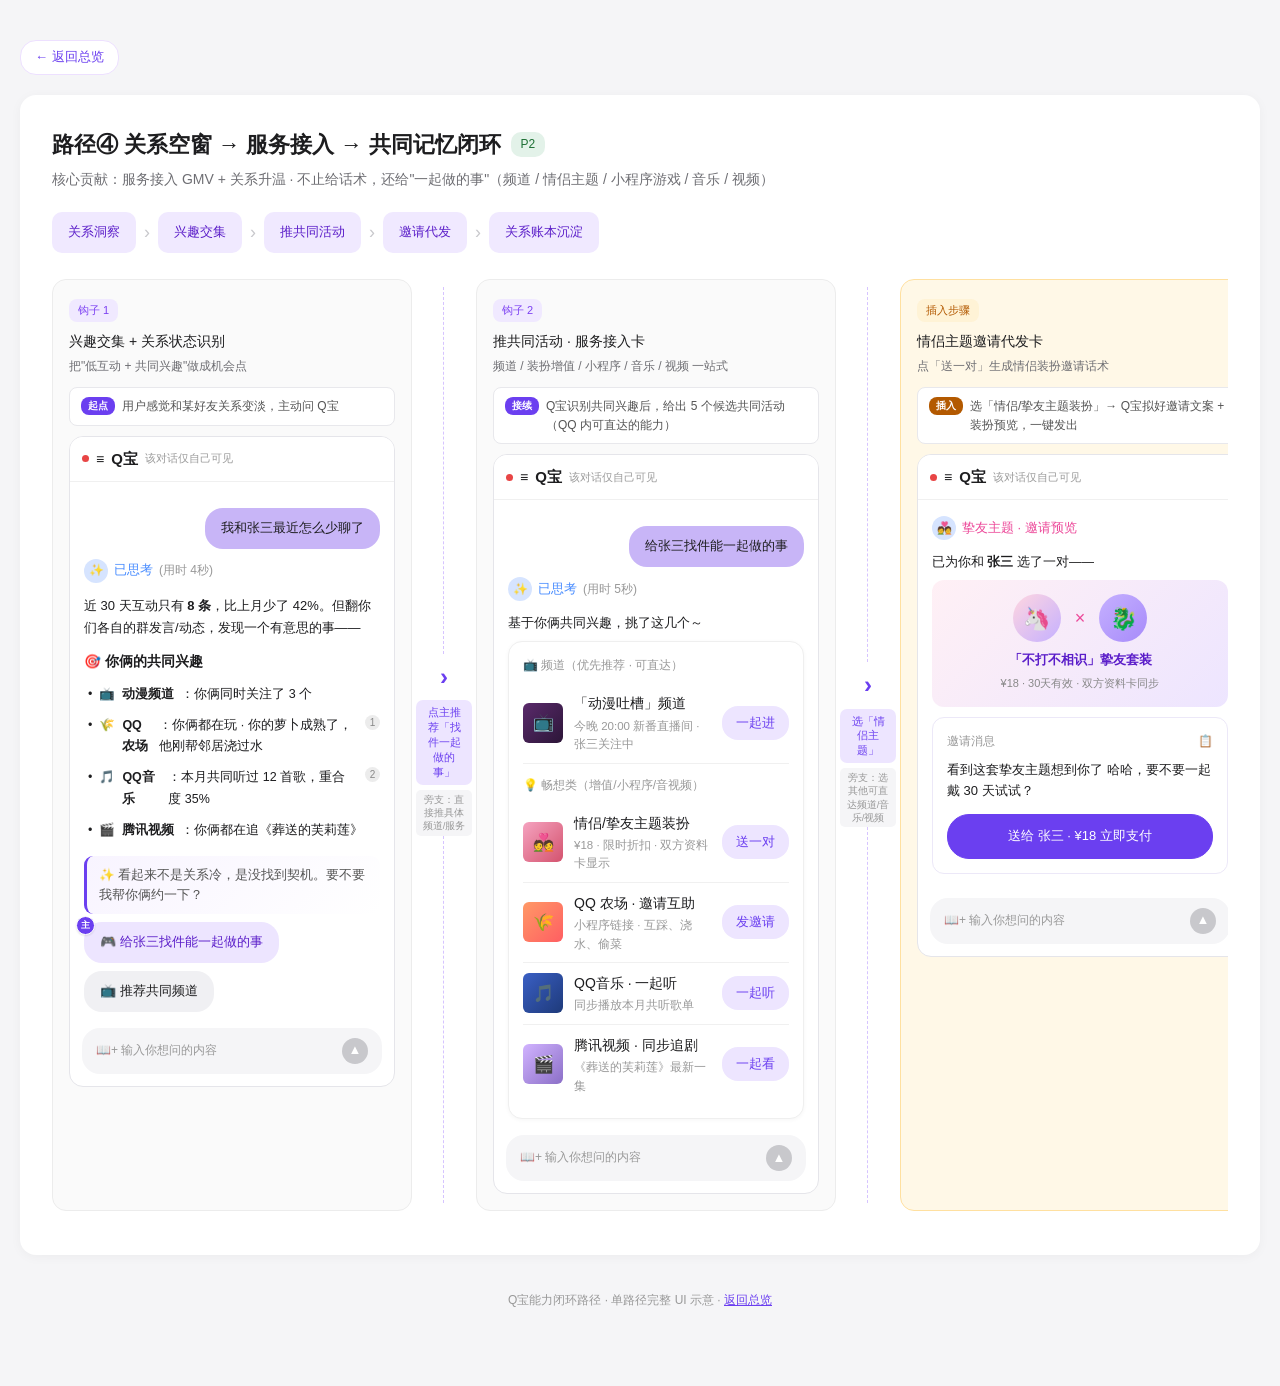
<file: path4-coactivity.html>
<!DOCTYPE html>
<html lang="zh">
<head>
<meta charset="UTF-8">
<title>路径④ 关系空窗→服务→共同记忆闭环 · Q宝闭环路径</title>
<link rel="stylesheet" href="styles.css">
</head>
<body>
<div class="container">

  <div class="back-bar">
    <a class="back-link" href="index.html">← 返回总览</a>
  </div>

  <div class="path-section" id="p4">
<div class="path-title">
      路径④ 关系空窗 → 服务接入 → 共同记忆闭环
      <span class="path-tag tag-p2">P2</span>
</div>
<div class="path-main">核心贡献：服务接入 GMV + 关系升温 · 不止给话术，还给"一起做的事"（频道 / 情侣主题 / 小程序游戏 / 音乐 / 视频）</div>
<div class="flow">
<div class="flow-step">关系洞察</div>
<div class="flow-arrow">›</div>
<div class="flow-step">兴趣交集</div>
<div class="flow-arrow">›</div>
<div class="flow-step">推共同活动</div>
<div class="flow-arrow">›</div>
<div class="flow-step">邀请代发</div>
<div class="flow-arrow">›</div>
<div class="flow-step">关系账本沉淀</div>
</div>

<div class="hooks-row">

<div class="hook-card">
<span class="hook-label">钩子 1</span>
<div class="hook-title">兴趣交集 + 关系状态识别</div>
<div class="hook-desc">把"低互动 + 共同兴趣"做成机会点</div>
<div class="scene-bar">
<span class="scene-step">起点</span>
<span>用户感觉和某好友关系变淡，主动问 Q宝</span>
</div>
<div class="phone">
<div class="ph-header">
<span class="red-dot"></span><span class="icon">≡</span>
<span class="qbao">Q宝</span><span class="meta">该对话仅自己可见</span>
</div>
<div class="ph-body">
<div class="bub-user">我和张三最近怎么少聊了</div>
<div class="think"><span class="ico">✨</span><span class="label">已思考</span><span class="meta">(用时 4秒)</span></div>
<div class="answer">
<p>近 30 天互动只有 <b>8 条</b>，比上月少了 42%。但翻你们各自的群发言/动态，发现一个有意思的事——</p>
<span class="h-tag">🎯 你俩的共同兴趣</span>
<ul>
<li>📺 <b>动漫频道</b>：你俩同时关注了 3 个</li>
<li>🌾 <b>QQ农场</b>：你俩都在玩 · 你的萝卜成熟了，他刚帮邻居浇过水<span class="ref">1</span></li>
<li>🎵 <b>QQ音乐</b>：本月共同听过 12 首歌，重合度 35%<span class="ref">2</span></li>
<li>🎬 <b>腾讯视频</b>：你俩都在追《葬送的芙莉莲》</li>
</ul>
<div class="evidence evidence-cta" style="margin-top:10px;">
✨ 看起来不是关系冷，是没找到契机。要不要我帮你俩约一下？
</div>
</div>
<div class="reco-q reco-q-strong reco-q-main">🎮 给张三找件能一起做的事</div>
<div class="reco-q">📺 推荐共同频道</div>
</div>
<div class="ph-input">📖+ 输入你想问的内容<span class="send">▲</span></div>
</div>
</div>

<div class="hook-bridge">
<div class="bridge-arrow">›</div>
<div class="bridge-action">点主推荐「找件一起做的事」</div>
<div class="bridge-sub">旁支：直接推具体频道/服务</div>
</div>

<div class="hook-card">
<span class="hook-label">钩子 2</span>
<div class="hook-title">推共同活动 · 服务接入卡</div>
<div class="hook-desc">频道 / 装扮增值 / 小程序 / 音乐 / 视频 一站式</div>
<div class="scene-bar">
<span class="scene-step">接续</span>
<span>Q宝识别共同兴趣后，给出 5 个候选共同活动（QQ 内可直达的能力）</span>
</div>
<div class="phone">
<div class="ph-header">
<span class="red-dot"></span><span class="icon">≡</span>
<span class="qbao">Q宝</span><span class="meta">该对话仅自己可见</span>
</div>
<div class="ph-body">
<div class="bub-user">给张三找件能一起做的事</div>
<div class="think"><span class="ico">✨</span><span class="label">已思考</span><span class="meta">(用时 5秒)</span></div>
<p style="font-size:12.5px;margin-bottom:8px;">基于你俩共同兴趣，挑了这几个～</p>
<div class="game-card">
<div class="game-section-title">📺 频道（优先推荐 · 可直达）</div>
<div class="game-item">
<div class="game-icon game-icon-purple">📺</div>
<div class="game-info">
<div class="gtitle">「动漫吐槽」频道</div>
<div class="gsub">今晚 20:00 新番直播间 · 张三关注中</div>
</div>
<div class="person-add person-add-primary">一起进</div>
</div>
<div class="game-section-title" style="margin-top:12px;">💡 畅想类（增值/小程序/音视频）</div>
<div class="game-item">
<div class="game-icon game-icon-pink">💑</div>
<div class="game-info">
<div class="gtitle">情侣/挚友主题装扮</div>
<div class="gsub">¥18 · 限时折扣 · 双方资料卡显示</div>
</div>
<div class="person-add person-add-primary">送一对</div>
</div>
<div class="game-item">
<div class="game-icon game-icon-orange">🌾</div>
<div class="game-info">
<div class="gtitle">QQ 农场 · 邀请互助</div>
<div class="gsub">小程序链接 · 互踩、浇水、偷菜</div>
</div>
<div class="person-add person-add-primary">发邀请</div>
</div>
<div class="game-item">
<div class="game-icon game-icon-blue">🎵</div>
<div class="game-info">
<div class="gtitle">QQ音乐 · 一起听</div>
<div class="gsub">同步播放本月共听歌单</div>
</div>
<div class="person-add person-add-primary">一起听</div>
</div>
<div class="game-item">
<div class="game-icon game-icon-diamond">🎬</div>
<div class="game-info">
<div class="gtitle">腾讯视频 · 同步追剧</div>
<div class="gsub">《葬送的芙莉莲》最新一集</div>
</div>
<div class="person-add person-add-primary">一起看</div>
</div>
</div>
</div>
<div class="ph-input">📖+ 输入你想问的内容<span class="send">▲</span></div>
</div>
</div>

<div class="hook-bridge">
<div class="bridge-arrow">›</div>
<div class="bridge-action">选「情侣主题」</div>
<div class="bridge-sub">旁支：选其他可直达频道/音乐/视频</div>
</div>

<div class="hook-card is-insert">
<span class="hook-label is-insert">插入步骤</span>
<div class="hook-title">情侣主题邀请代发卡</div>
<div class="hook-desc">点「送一对」生成情侣装扮邀请话术</div>
<div class="scene-bar">
<span class="scene-step is-insert">插入</span>
<span>选「情侣/挚友主题装扮」→ Q宝拟好邀请文案 + 装扮预览，一键发出</span>
</div>
<div class="phone">
<div class="ph-header">
<span class="red-dot"></span><span class="icon">≡</span>
<span class="qbao">Q宝</span><span class="meta">该对话仅自己可见</span>
</div>
<div class="ph-body">
<div class="think"><span class="ico">💑</span><span class="label" style="color:#ec4899;">挚友主题 · 邀请预览</span></div>
<p style="font-size:12.5px;margin-bottom:8px;">已为你和 <b>张三</b> 选了一对——</p>
<div style="background:linear-gradient(135deg,#fff0f5,#ede5ff);border-radius:12px;padding:14px;margin-bottom:10px;text-align:center;">
<div style="display:flex;justify-content:center;gap:14px;align-items:center;margin-bottom:8px;">
<div style="width:48px;height:48px;border-radius:50%;background:linear-gradient(135deg,#ffd6e0,#c5b0ff);display:flex;align-items:center;justify-content:center;font-size:22px;">🦄</div>
<div style="font-size:18px;color:#ec4899;">×</div>
<div style="width:48px;height:48px;border-radius:50%;background:linear-gradient(135deg,#c5b0ff,#a78bfa);display:flex;align-items:center;justify-content:center;font-size:22px;">🐉</div>
</div>
<div style="font-size:13px;font-weight:600;color:#5b1ec9;">「不打不相识」挚友套装</div>
<div style="font-size:11px;color:#888;margin-top:4px;">¥18 · 30天有效 · 双方资料卡同步</div>
</div>
<div class="send-msg-card">
<div class="label"><span>邀请消息</span><span>📋</span></div>
<div class="content">看到这套挚友主题想到你了 哈哈，要不要一起戴 30 天试试？</div>
<div class="send-btn send-btn-primary">送给 张三 · ¥18 立即支付</div>
</div>
</div>
<div class="ph-input">📖+ 输入你想问的内容<span class="send">▲</span></div>
</div>
</div>

<div class="hook-bridge">
<div class="bridge-arrow">›</div>
<div class="bridge-action">张三接受 · 主题生效</div>
<div class="bridge-sub">旁支：拒绝则记录"未接受"</div>
</div>

<div class="hook-card is-insert">
<span class="hook-label is-insert">插入步骤</span>
<div class="hook-title">挚友主题已生效</div>
<div class="hook-desc">张三接受邀请 · 双方资料卡同步显示</div>
<div class="scene-bar">
<span class="scene-step is-insert">插入</span>
<span>张三 30 秒内点击接受 → 双方资料卡显示挚友标识 → 共同体验生效</span>
</div>
<div class="phone">
<div class="ph-header">
<span class="red-dot"></span><span class="icon">≡</span>
<span class="qbao">Q宝</span><span class="meta">该对话仅自己可见</span>
</div>
<div class="ph-body">
<div class="think"><span class="ico">💞</span><span class="label" style="color:#ec4899;">挚友主题已生效</span></div>
<div class="answer">
<p>🎉 <b>张三 已接受</b>「不打不相识」挚友主题</p>
</div>
<div style="background:linear-gradient(135deg,#fff0f5,#ede5ff);border-radius:12px;padding:14px;margin:10px 0;">
<div style="display:flex;justify-content:space-around;align-items:center;">
<div style="text-align:center;">
<div style="width:42px;height:42px;border-radius:50%;background:linear-gradient(135deg,#ffd6e0,#c5b0ff);margin:0 auto 4px;display:flex;align-items:center;justify-content:center;font-size:20px;">🦄</div>
<div style="font-size:11px;font-weight:500;">你</div>
<div style="font-size:9.5px;color:#ec4899;">挚友 Lv.1</div>
</div>
<div style="font-size:14px;color:#ec4899;">↔</div>
<div style="text-align:center;">
<div style="width:42px;height:42px;border-radius:50%;background:linear-gradient(135deg,#c5b0ff,#a78bfa);margin:0 auto 4px;display:flex;align-items:center;justify-content:center;font-size:20px;">🐉</div>
<div style="font-size:11px;font-weight:500;">张三</div>
<div style="font-size:9.5px;color:#ec4899;">挚友 Lv.1</div>
</div>
</div>
<div style="font-size:11px;color:#666;margin-top:10px;text-align:center;">资料卡 / 聊天页 已自动同步</div>
</div>
<div class="evidence evidence-hi">
⏰ 主题有效期 30 天 · 期间互动越多挚友等级越高
</div>
<div class="reco-q">查看挚友等级规则</div>
</div>
<div class="ph-input">📖+ 输入你想问的内容<span class="send">▲</span></div>
</div>
</div>

<div class="hook-bridge">
<div class="bridge-arrow">›</div>
<div class="bridge-action">体验后回写账本</div>
<div class="bridge-sub">未参与 → 没有账本更新</div>
</div>

<div class="hook-card">
<span class="hook-label">钩子 3</span>
<div class="hook-title">事后沉淀「关系账本」</div>
<div class="hook-desc">玩完不结束 · 写入关系档案 + 召回钩子</div>
<div class="scene-bar">
<span class="scene-step">收口</span>
<span>体验结束后 Q宝主动推送「关系账本更新」→ 留下下次钩子</span>
</div>
<div class="phone">
<div class="ph-header">
<span class="red-dot"></span><span class="icon">≡</span>
<span class="qbao">Q宝</span><span class="meta">该对话仅自己可见</span>
</div>
<div class="ph-body">
<div class="think"><span class="ico">📔</span><span class="label" style="color:#6b3ff0;">关系账本更新</span></div>
<div class="answer">
<span class="h-tag">🏆 你和张三这周一起做的事</span>
<ul>
<li>💑 周一 戴上「不打不相识」挚友主题（Lv.1 → Lv.2）</li>
<li>🌾 周三 互相帮 QQ 农场浇水 5 次</li>
<li>🎵 周四晚 一起听了 30 分钟歌单</li>
<li>📺 周五 同步追了《芙莉莲》新番</li>
<li>💬 群里互动 +24 条 · 亲密度 <b style="color:#1d7035;">+18 ↑</b></li>
</ul>
<div class="evidence evidence-cta" style="margin-top:10px;">
💡 你俩的挚友等级离 Lv.3 还差 7 次互动 · 这周加把劲？
</div>
</div>
<div class="reco-q reco-q-strong">🎬 一起追下一集</div>
<div class="reco-q">📊 看本月关系热度榜</div>
</div>
<div class="ph-input">📖+ 输入你想问的内容<span class="send">▲</span></div>
</div>
</div>

</div>
</div>

  <div style="text-align:center;padding:36px;color:#999;font-size:12px;">
    Q宝能力闭环路径 · 单路径完整 UI 示意 · <a href="index.html" style="color:#6b3ff0;">返回总览</a>
  </div>

</div>
<script>
  document.addEventListener('click', function(e){
    if (!e.target.classList.contains('branch-tab')) return;
    var tab = e.target;
    var group = tab.closest('.branch-group');
    if (!group) return;
    group.querySelectorAll('.branch-tab').forEach(function(t){ t.classList.remove('active'); });
    tab.classList.add('active');
    var target = tab.dataset.view;
    group.querySelectorAll('.branch-view').forEach(function(v){
      v.classList.toggle('active', v.dataset.view === target);
    });
  });
</script>
</body>
</html>
</file>
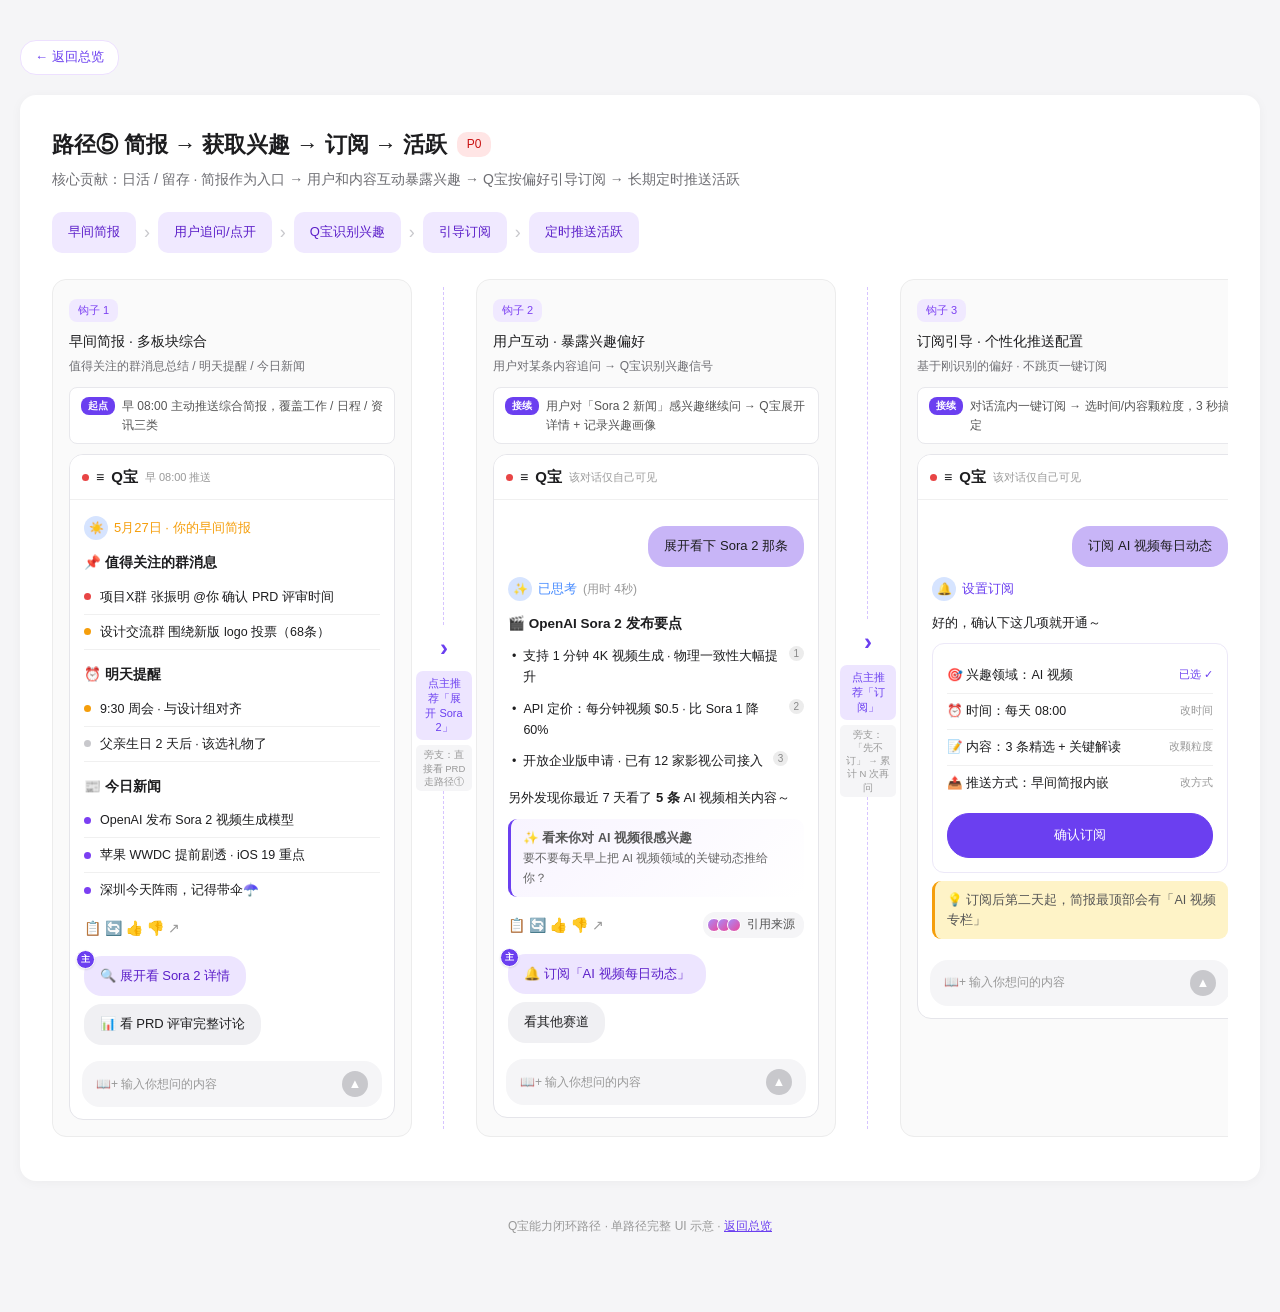
<file: path5-briefing.html>
<!DOCTYPE html>
<html lang="zh">
<head>
<meta charset="UTF-8">
<title>路径⑤ 简报→获取兴趣→订阅→活跃 · Q宝闭环路径</title>
<link rel="stylesheet" href="styles.css">
</head>
<body>
<div class="container">

  <div class="back-bar">
    <a class="back-link" href="index.html">← 返回总览</a>
  </div>

  <div class="path-section" id="p5">
<div class="path-title">
      路径⑤ 简报 → 获取兴趣 → 订阅 → 活跃
      <span class="path-tag tag-p0">P0</span>
</div>
<div class="path-main">核心贡献：日活 / 留存 · 简报作为入口 → 用户和内容互动暴露兴趣 → Q宝按偏好引导订阅 → 长期定时推送活跃</div>
<div class="flow">
<div class="flow-step">早间简报</div>
<div class="flow-arrow">›</div>
<div class="flow-step">用户追问/点开</div>
<div class="flow-arrow">›</div>
<div class="flow-step">Q宝识别兴趣</div>
<div class="flow-arrow">›</div>
<div class="flow-step">引导订阅</div>
<div class="flow-arrow">›</div>
<div class="flow-step">定时推送活跃</div>
</div>

<div class="hooks-row">

<div class="hook-card">
<span class="hook-label">钩子 1</span>
<div class="hook-title">早间简报 · 多板块综合</div>
<div class="hook-desc">值得关注的群消息总结 / 明天提醒 / 今日新闻</div>
<div class="scene-bar">
<span class="scene-step">起点</span>
<span>早 08:00 主动推送综合简报，覆盖工作 / 日程 / 资讯三类</span>
</div>
<div class="phone">
<div class="ph-header">
<span class="red-dot"></span><span class="icon">≡</span>
<span class="qbao">Q宝</span><span class="meta">早 08:00 推送</span>
</div>
<div class="ph-body">
<div class="think"><span class="ico">☀️</span><span class="label" style="color:#f59e0b;">5月27日 · 你的早间简报</span></div>
<div class="report-block">
<div class="r-title">📌 值得关注的群消息</div>
<div class="todo-item"><span class="pri pri-high"></span><span>项目X群 张振明 @你 确认 PRD 评审时间</span></div>
<div class="todo-item"><span class="pri pri-mid"></span><span>设计交流群 围绕新版 logo 投票（68条）</span></div>
<div class="r-title" style="margin-top:14px;">⏰ 明天提醒</div>
<div class="todo-item"><span class="pri pri-mid"></span><span>9:30 周会 · 与设计组对齐</span></div>
<div class="todo-item"><span class="pri pri-low"></span><span>父亲生日 2 天后 · 该选礼物了</span></div>
<div class="r-title" style="margin-top:14px;">📰 今日新闻</div>
<div class="todo-item"><span class="pri pri-low" style="background:#7b3ff2;"></span><span>OpenAI 发布 Sora 2 视频生成模型</span></div>
<div class="todo-item"><span class="pri pri-low" style="background:#7b3ff2;"></span><span>苹果 WWDC 提前剧透 · iOS 19 重点</span></div>
<div class="todo-item"><span class="pri pri-low" style="background:#7b3ff2;"></span><span>深圳今天阵雨，记得带伞☂️</span></div>
</div>
<div class="action-bar">📋 🔄 👍 👎 ↗</div>
<div class="reco-q reco-q-strong reco-q-main">🔍 展开看 Sora 2 详情</div>
<div class="reco-q">📊 看 PRD 评审完整讨论</div>
</div>
<div class="ph-input">📖+ 输入你想问的内容<span class="send">▲</span></div>
</div>
</div>

<div class="hook-bridge">
<div class="bridge-arrow">›</div>
<div class="bridge-action">点主推荐「展开 Sora 2」</div>
<div class="bridge-sub">旁支：直接看 PRD 走路径①</div>
</div>

<div class="hook-card">
<span class="hook-label">钩子 2</span>
<div class="hook-title">用户互动 · 暴露兴趣偏好</div>
<div class="hook-desc">用户对某条内容追问 → Q宝识别兴趣信号</div>
<div class="scene-bar">
<span class="scene-step">接续</span>
<span>用户对「Sora 2 新闻」感兴趣继续问 → Q宝展开详情 + 记录兴趣画像</span>
</div>
<div class="phone">
<div class="ph-header">
<span class="red-dot"></span><span class="icon">≡</span>
<span class="qbao">Q宝</span><span class="meta">该对话仅自己可见</span>
</div>
<div class="ph-body">
<div class="bub-user">展开看下 Sora 2 那条</div>
<div class="think"><span class="ico">✨</span><span class="label">已思考</span><span class="meta">(用时 4秒)</span></div>
<div class="answer">
<span class="h-tag">🎬 OpenAI Sora 2 发布要点</span>
<ul>
<li>支持 1 分钟 4K 视频生成 · 物理一致性大幅提升<span class="ref">1</span></li>
<li>API 定价：每分钟视频 $0.5 · 比 Sora 1 降 60%<span class="ref">2</span></li>
<li>开放企业版申请 · 已有 12 家影视公司接入<span class="ref">3</span></li>
</ul>
<p>另外发现你最近 7 天看了 <b>5 条</b> AI 视频相关内容～</p>
</div>
<div class="evidence evidence-cta" style="margin-top:10px;">
✨ <b>看来你对 AI 视频很感兴趣</b><br>
<span style="font-size:11.5px;color:#666;">要不要每天早上把 AI 视频领域的关键动态推给你？</span>
</div>
<div class="action-bar">📋 🔄 👍 👎 ↗
<span class="source-pill"><span class="ava-stack"><span class="a"></span><span class="a"></span><span class="a"></span></span>引用来源</span>
</div>
<div class="reco-q reco-q-strong reco-q-main">🔔 订阅「AI 视频每日动态」</div>
<div class="reco-q">看其他赛道</div>
</div>
<div class="ph-input">📖+ 输入你想问的内容<span class="send">▲</span></div>
</div>
</div>

<div class="hook-bridge">
<div class="bridge-arrow">›</div>
<div class="bridge-action">点主推荐「订阅」</div>
<div class="bridge-sub">旁支：「先不订」 → 累计 N 次再问</div>
</div>

<div class="hook-card">
<span class="hook-label">钩子 3</span>
<div class="hook-title">订阅引导 · 个性化推送配置</div>
<div class="hook-desc">基于刚识别的偏好 · 不跳页一键订阅</div>
<div class="scene-bar">
<span class="scene-step">接续</span>
<span>对话流内一键订阅 → 选时间/内容颗粒度，3 秒搞定</span>
</div>
<div class="phone">
<div class="ph-header">
<span class="red-dot"></span><span class="icon">≡</span>
<span class="qbao">Q宝</span><span class="meta">该对话仅自己可见</span>
</div>
<div class="ph-body">
<div class="bub-user">订阅 AI 视频每日动态</div>
<div class="think"><span class="ico">🔔</span><span class="label" style="color:#6b3ff0;">设置订阅</span></div>
<p style="font-size:12.5px;margin-bottom:10px;">好的，确认下这几项就开通～</p>
<div class="send-msg-card">
<div style="font-size:12.5px;line-height:2;">
<div style="display:flex;justify-content:space-between;padding:5px 0;border-bottom:0.5px solid #f0f0f0;">
<span>🎯 兴趣领域：AI 视频</span><span style="color:#6b3ff0;font-size:11px;">已选 ✓</span>
</div>
<div style="display:flex;justify-content:space-between;padding:5px 0;border-bottom:0.5px solid #f0f0f0;">
<span>⏰ 时间：每天 08:00</span><span style="color:#999;font-size:11px;">改时间</span>
</div>
<div style="display:flex;justify-content:space-between;padding:5px 0;border-bottom:0.5px solid #f0f0f0;">
<span>📝 内容：3 条精选 + 关键解读</span><span style="color:#999;font-size:11px;">改颗粒度</span>
</div>
<div style="display:flex;justify-content:space-between;padding:5px 0;">
<span>📤 推送方式：早间简报内嵌</span><span style="color:#999;font-size:11px;">改方式</span>
</div>
</div>
<div class="send-btn send-btn-primary" style="margin-top:12px;">确认订阅</div>
</div>
<div class="evidence evidence-hi" style="margin-top:8px;">
💡 订阅后第二天起，简报最顶部会有「AI 视频专栏」
</div>
</div>
<div class="ph-input">📖+ 输入你想问的内容<span class="send">▲</span></div>
</div>
</div>

<div class="hook-bridge">
<div class="bridge-arrow">›</div>
<div class="bridge-action">订阅生效 · 次日推送</div>
<div class="bridge-sub">连续 3 天没看 → 自动暂停</div>
</div>

<div class="hook-card">
<span class="hook-label">钩子 4</span>
<div class="hook-title">活跃 · 定时定点持续触达</div>
<div class="hook-desc">个性化简报每日早晨自动推 · 习惯沉淀</div>
<div class="scene-bar">
<span class="scene-step">收口</span>
<span>每天 08:00 自动推送，简报顶部展示「AI 视频专栏」 → 形成日活习惯</span>
</div>
<div class="phone">
<div class="ph-header">
<span class="red-dot"></span><span class="icon">≡</span>
<span class="qbao">Q宝</span><span class="meta">早 08:00 推送</span>
</div>
<div class="ph-body">
<div class="think"><span class="ico">🔔</span><span class="label" style="color:#6b3ff0;">你的每日订阅 · 第 7 天</span></div>
<div class="report-block">
<div class="r-title" style="color:#6b3ff0;">🎬 AI 视频专栏 · 5月27日</div>
<div class="todo-item"><span class="pri pri-low" style="background:#7b3ff2;"></span><span>Runway Gen-4 内测开启 · 单镜头 30s 提升</span></div>
<div class="todo-item"><span class="pri pri-low" style="background:#7b3ff2;"></span><span>Sora API 接入 Adobe Premiere 测试版</span></div>
<div class="todo-item"><span class="pri pri-low" style="background:#7b3ff2;"></span><span>国内 6 家公司宣布 Sora 商用授权</span></div>
<div class="r-title" style="margin-top:14px;">📌 值得关注的群消息</div>
<div class="todo-item"><span class="pri pri-mid"></span><span>项目X群 今日 28 条</span></div>
<div class="r-title" style="margin-top:14px;">⏰ 明天提醒</div>
<div class="todo-item"><span class="pri pri-mid"></span><span>9:30 周会</span></div>
</div>
<div class="evidence" style="margin-top:10px;font-size:11.5px;color:#888;display:flex;justify-content:space-between;background:#fff4f8;">
<span>🔥 已坚持订阅 7 天</span>
<span style="color:#6b3ff0;">管理订阅 →</span>
</div>
<div class="reco-q">📊 给我也来个「PRD 评审专栏」</div>
</div>
<div class="ph-input">📖+ 输入你想问的内容<span class="send">▲</span></div>
</div>
</div>

</div>
</div>

  <div style="text-align:center;padding:36px;color:#999;font-size:12px;">
    Q宝能力闭环路径 · 单路径完整 UI 示意 · <a href="index.html" style="color:#6b3ff0;">返回总览</a>
  </div>

</div>
<script>
  document.addEventListener('click', function(e){
    if (!e.target.classList.contains('branch-tab')) return;
    var tab = e.target;
    var group = tab.closest('.branch-group');
    if (!group) return;
    group.querySelectorAll('.branch-tab').forEach(function(t){ t.classList.remove('active'); });
    tab.classList.add('active');
    var target = tab.dataset.view;
    group.querySelectorAll('.branch-view').forEach(function(v){
      v.classList.toggle('active', v.dataset.view === target);
    });
  });
</script>
</body>
</html>
</file>
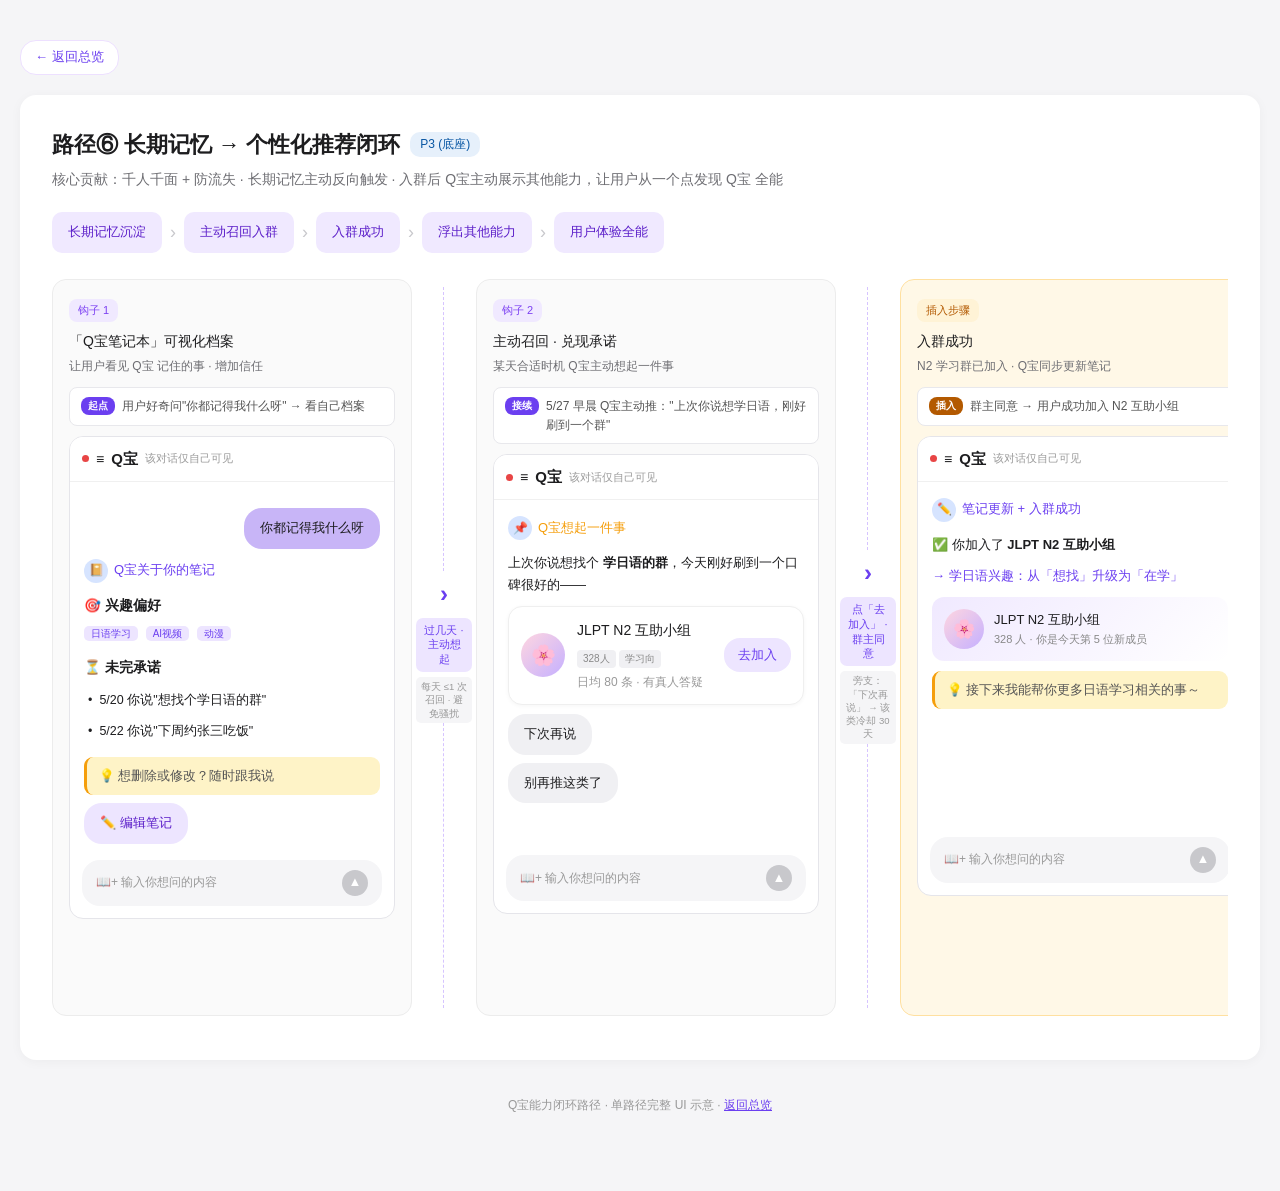
<file: path6-memory.html>
<!DOCTYPE html>
<html lang="zh">
<head>
<meta charset="UTF-8">
<title>路径⑥ 长期记忆→个性化推荐闭环 · Q宝闭环路径</title>
<link rel="stylesheet" href="styles.css">
</head>
<body>
<div class="container">

  <div class="back-bar">
    <a class="back-link" href="index.html">← 返回总览</a>
  </div>

  <div class="path-section" id="p6">
<div class="path-title">
      路径⑥ 长期记忆 → 个性化推荐闭环
      <span class="path-tag tag-p3">P3 (底座)</span>
</div>
<div class="path-main">核心贡献：千人千面 + 防流失 · 长期记忆主动反向触发 · 入群后 Q宝主动展示其他能力，让用户从一个点发现 Q宝 全能</div>
<div class="flow">
<div class="flow-step">长期记忆沉淀</div>
<div class="flow-arrow">›</div>
<div class="flow-step">主动召回入群</div>
<div class="flow-arrow">›</div>
<div class="flow-step">入群成功</div>
<div class="flow-arrow">›</div>
<div class="flow-step">浮出其他能力</div>
<div class="flow-arrow">›</div>
<div class="flow-step">用户体验全能</div>
</div>

<div class="hooks-row">

<div class="hook-card">
<span class="hook-label">钩子 1</span>
<div class="hook-title">「Q宝笔记本」可视化档案</div>
<div class="hook-desc">让用户看见 Q宝 记住的事 · 增加信任</div>
<div class="scene-bar">
<span class="scene-step">起点</span>
<span>用户好奇问"你都记得我什么呀" → 看自己档案</span>
</div>
<div class="phone">
<div class="ph-header">
<span class="red-dot"></span><span class="icon">≡</span>
<span class="qbao">Q宝</span><span class="meta">该对话仅自己可见</span>
</div>
<div class="ph-body">
<div class="bub-user">你都记得我什么呀</div>
<div class="think"><span class="ico">📔</span><span class="label" style="color:#6b3ff0;">Q宝关于你的笔记</span></div>
<div class="answer">
<span class="h-tag">🎯 兴趣偏好</span>
<div style="margin:4px 0 10px;">
<span style="background:#ede5ff;color:#6b3ff0;font-size:10px;padding:2px 7px;border-radius:5px;margin-right:4px;">日语学习</span>
<span style="background:#ede5ff;color:#6b3ff0;font-size:10px;padding:2px 7px;border-radius:5px;margin-right:4px;">AI视频</span>
<span style="background:#ede5ff;color:#6b3ff0;font-size:10px;padding:2px 7px;border-radius:5px;">动漫</span>
</div>
<span class="h-tag">⏳ 未完承诺</span>
<ul>
<li>5/20 你说"想找个学日语的群"</li>
<li>5/22 你说"下周约张三吃饭"</li>
</ul>
</div>
<div class="evidence evidence-hi" style="margin-top:8px;">
💡 想删除或修改？随时跟我说
</div>
<div class="reco-q reco-q-strong">✏️ 编辑笔记</div>
</div>
<div class="ph-input">📖+ 输入你想问的内容<span class="send">▲</span></div>
</div>
</div>

<div class="hook-bridge">
<div class="bridge-arrow">›</div>
<div class="bridge-action">过几天 · 主动想起</div>
<div class="bridge-sub">每天 ≤1 次召回 · 避免骚扰</div>
</div>

<div class="hook-card">
<span class="hook-label">钩子 2</span>
<div class="hook-title">主动召回 · 兑现承诺</div>
<div class="hook-desc">某天合适时机 Q宝主动想起一件事</div>
<div class="scene-bar">
<span class="scene-step">接续</span>
<span>5/27 早晨 Q宝主动推："上次你说想学日语，刚好刷到一个群"</span>
</div>
<div class="phone">
<div class="ph-header">
<span class="red-dot"></span><span class="icon">≡</span>
<span class="qbao">Q宝</span><span class="meta">该对话仅自己可见</span>
</div>
<div class="ph-body">
<div class="think"><span class="ico">📌</span><span class="label" style="color:#f59e0b;">Q宝想起一件事</span></div>
<div class="answer">
<p>上次你说想找个 <b>学日语的群</b>，今天刚好刷到一个口碑很好的——</p>
</div>
<div class="person-card" style="margin-top:8px;">
<div class="person-avatar">🌸</div>
<div class="person-info">
<div class="pname">JLPT N2 互助小组</div>
<div><span class="ptag">328人</span><span class="ptag">学习向</span></div>
<div class="preason">日均 80 条 · 有真人答疑</div>
</div>
<div class="person-add person-add-primary">去加入</div>
</div>
<div class="reco-q">下次再说</div>
<div class="reco-q">别再推这类了</div>
</div>
<div class="ph-input">📖+ 输入你想问的内容<span class="send">▲</span></div>
</div>
</div>

<div class="hook-bridge">
<div class="bridge-arrow">›</div>
<div class="bridge-action">点「去加入」 · 群主同意</div>
<div class="bridge-sub">旁支：「下次再说」 → 该类冷却 30 天</div>
</div>

<div class="hook-card is-insert">
<span class="hook-label is-insert">插入步骤</span>
<div class="hook-title">入群成功</div>
<div class="hook-desc">N2 学习群已加入 · Q宝同步更新笔记</div>
<div class="scene-bar">
<span class="scene-step is-insert">插入</span>
<span>群主同意 → 用户成功加入 N2 互助小组</span>
</div>
<div class="phone">
<div class="ph-header">
<span class="red-dot"></span><span class="icon">≡</span>
<span class="qbao">Q宝</span><span class="meta">该对话仅自己可见</span>
</div>
<div class="ph-body">
<div class="think"><span class="ico">✏️</span><span class="label" style="color:#6b3ff0;">笔记更新 + 入群成功</span></div>
<div class="answer">
<p>✅ 你加入了 <b>JLPT N2 互助小组</b></p>
<p style="color:#6b3ff0;">→ 学日语兴趣：从「想找」升级为「在学」</p>
</div>
<div style="background:linear-gradient(135deg,#f0e9ff,#fff);border-radius:12px;padding:12px;margin:10px 0;">
<div style="display:flex;gap:10px;align-items:center;">
<div style="width:40px;height:40px;border-radius:50%;background:linear-gradient(135deg,#ffd6e0,#c5b0ff);display:flex;align-items:center;justify-content:center;font-size:18px;">🌸</div>
<div style="flex:1;">
<div style="font-size:13px;font-weight:500;">JLPT N2 互助小组</div>
<div style="font-size:11px;color:#888;">328 人 · 你是今天第 5 位新成员</div>
</div>
</div>
</div>
<div class="evidence evidence-hi">
💡 接下来我能帮你更多日语学习相关的事～
</div>
</div>
<div class="ph-input">📖+ 输入你想问的内容<span class="send">▲</span></div>
</div>
</div>

<div class="hook-bridge">
<div class="bridge-arrow">›</div>
<div class="bridge-action">Q宝主动浮出"我还能"</div>
<div class="bridge-sub">让用户从一个点发现全能</div>
</div>

<div class="hook-card">
<span class="hook-label">钩子 3</span>
<div class="hook-title">浮出其他能力 · 学习场景全能</div>
<div class="hook-desc">围绕「日语学习」展开 4 个相关能力 → 跨场景发现</div>
<div class="scene-bar">
<span class="scene-step">接续</span>
<span>入群后 Q宝主动展示「围绕你的兴趣，我还能做这 4 件事」</span>
</div>
<div class="phone">
<div class="ph-header">
<span class="red-dot"></span><span class="icon">≡</span>
<span class="qbao">Q宝</span><span class="meta">该对话仅自己可见</span>
</div>
<div class="ph-body">
<div class="answer">
<p>🌟 <b>围绕你的「日语学习」 我还能帮你这些</b></p>
<p style="font-size:11.5px;color:#888;margin-top:4px;">不止找群 · 让你学得更系统～</p>
</div>
<div style="display:flex;flex-direction:column;gap:8px;margin-top:10px;">
<div style="background:#fff;border:1px solid #ede0ff;border-radius:10px;padding:10px;display:flex;gap:10px;align-items:center;">
<div style="width:40px;height:40px;border-radius:8px;background:linear-gradient(135deg,#a78bfa,#ec4899);color:#fff;display:flex;align-items:center;justify-content:center;font-size:18px;">🤝</div>
<div style="flex:1;">
<div style="font-size:13px;font-weight:500;">推荐学习搭子</div>
<div style="font-size:11px;color:#888;margin-top:2px;">找正在备考 N2 的同段位伙伴</div>
</div>
<div class="person-add person-add-primary">看看</div>
</div>
<div style="background:#fff;border:1px solid #ede0ff;border-radius:10px;padding:10px;display:flex;gap:10px;align-items:center;">
<div style="width:40px;height:40px;border-radius:8px;background:linear-gradient(135deg,#5a2a6b,#2c1638);color:#fff;display:flex;align-items:center;justify-content:center;font-size:18px;">📺</div>
<div style="flex:1;">
<div style="font-size:13px;font-weight:500;">日语学习频道</div>
<div style="font-size:11px;color:#888;margin-top:2px;">每日单词打卡 · 真人直播课</div>
</div>
<div class="person-add person-add-primary">关注</div>
</div>
<div style="background:#fff;border:1px solid #ede0ff;border-radius:10px;padding:10px;display:flex;gap:10px;align-items:center;">
<div style="width:40px;height:40px;border-radius:8px;background:linear-gradient(135deg,#3a5fc4,#1e3a7a);color:#fff;display:flex;align-items:center;justify-content:center;font-size:18px;">📝</div>
<div style="flex:1;">
<div style="font-size:13px;font-weight:500;">总结 N2 群每日讨论</div>
<div style="font-size:11px;color:#888;margin-top:2px;">每天 09:00 自动推送精华</div>
</div>
<div class="person-add person-add-primary">订阅</div>
</div>
<div style="background:#fff;border:1px solid #ede0ff;border-radius:10px;padding:10px;display:flex;gap:10px;align-items:center;">
<div style="width:40px;height:40px;border-radius:8px;background:linear-gradient(135deg,#ff9966,#ff5e62);color:#fff;display:flex;align-items:center;justify-content:center;font-size:18px;">📚</div>
<div style="flex:1;">
<div style="font-size:13px;font-weight:500;">找日语学习资料</div>
<div style="font-size:11px;color:#888;margin-top:2px;">真题 / 词汇书 / 听力素材</div>
</div>
<div class="person-add person-add-primary">搜搜</div>
</div>
</div>
<div class="evidence evidence-cta" style="margin-top:10px;">
✨ <b>从一个学日语的需求 → 看到 Q宝 是个全能学习助手</b>
</div>
</div>
<div class="ph-input">📖+ 输入你想问的内容<span class="send">▲</span></div>
</div>
</div>

<div class="hook-bridge">
<div class="bridge-arrow">›</div>
<div class="bridge-action">点任一能力体验</div>
<div class="bridge-sub">行为反哺画像 · 笔记自更新</div>
</div>

<div class="hook-card is-insert">
<span class="hook-label is-insert">插入步骤</span>
<div class="hook-title">体验后 · 笔记反哺更新</div>
<div class="hook-desc">用户使用了某能力 · Q宝同步更新认知 + 隐私可控</div>
<div class="scene-bar">
<span class="scene-step is-insert">收口</span>
<span>用户订阅了 N2 群每日总结 → Q宝同步更新画像 + 提供隐私管理</span>
</div>
<div class="phone">
<div class="ph-header">
<span class="red-dot"></span><span class="icon">≡</span>
<span class="qbao">Q宝</span><span class="meta">该对话仅自己可见</span>
</div>
<div class="ph-body">
<div class="think"><span class="ico">✏️</span><span class="label" style="color:#6b3ff0;">笔记更新</span></div>
<div class="answer">
<p>✅ 你订阅了 <b>N2 群每日讨论总结</b></p>
<p style="color:#6b3ff0;">→ 学习强度：从「在学」升级为「系统学习中」</p>
<p>⏰ 我会留意学习进度相关动态</p>
<p>💡 下次给你推日语类内容会更对口</p>
</div>
<div class="evidence evidence-hi" style="margin-top:10px;">
<b>🔒 这条记忆完全你说了算</b><br>
<span style="font-size:11px;color:#888;">想改 / 仅本次用 / 让 Q宝忘记 → 随时跟我说</span>
</div>
<div class="reco-q reco-q-strong">📊 看我的完整画像</div>
<div class="reco-q">🗑️ 让 Q宝 忘记这条</div>
</div>
<div class="ph-input">📖+ 输入你想问的内容<span class="send">▲</span></div>
</div>
</div>

</div>
</div>

  <div style="text-align:center;padding:36px;color:#999;font-size:12px;">
    Q宝能力闭环路径 · 单路径完整 UI 示意 · <a href="index.html" style="color:#6b3ff0;">返回总览</a>
  </div>

</div>
<script>
  document.addEventListener('click', function(e){
    if (!e.target.classList.contains('branch-tab')) return;
    var tab = e.target;
    var group = tab.closest('.branch-group');
    if (!group) return;
    group.querySelectorAll('.branch-tab').forEach(function(t){ t.classList.remove('active'); });
    tab.classList.add('active');
    var target = tab.dataset.view;
    group.querySelectorAll('.branch-view').forEach(function(v){
      v.classList.toggle('active', v.dataset.view === target);
    });
  });
</script>
</body>
</html>
</file>
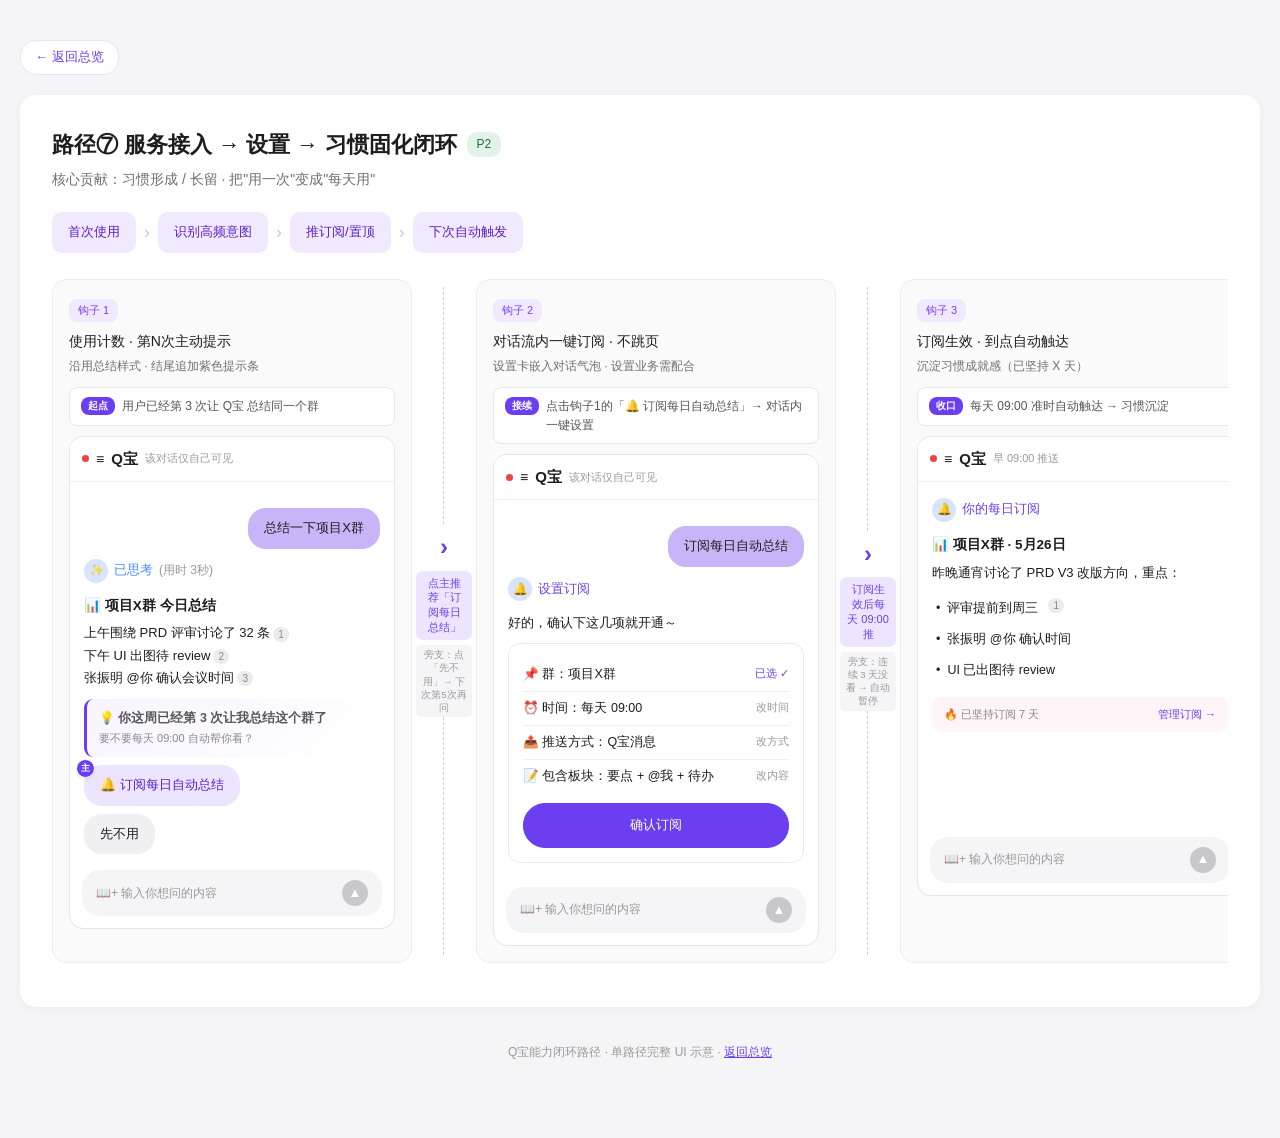
<file: path7-habit.html>
<!DOCTYPE html>
<html lang="zh">
<head>
<meta charset="UTF-8">
<title>路径⑦ 服务接入→设置→习惯固化闭环 · Q宝闭环路径</title>
<link rel="stylesheet" href="styles.css">
</head>
<body>
<div class="container">

  <div class="back-bar">
    <a class="back-link" href="index.html">← 返回总览</a>
  </div>

  <div class="path-section" id="p7">
<div class="path-title">
      路径⑦ 服务接入 → 设置 → 习惯固化闭环
      <span class="path-tag tag-p2">P2</span>
</div>
<div class="path-main">核心贡献：习惯形成 / 长留 · 把"用一次"变成"每天用"</div>
<div class="flow">
<div class="flow-step">首次使用</div>
<div class="flow-arrow">›</div>
<div class="flow-step">识别高频意图</div>
<div class="flow-arrow">›</div>
<div class="flow-step">推订阅/置顶</div>
<div class="flow-arrow">›</div>
<div class="flow-step">下次自动触发</div>
</div>
<div class="hooks-row">
<div class="hook-card">
<span class="hook-label">钩子 1</span>
<div class="hook-title">使用计数 · 第N次主动提示</div>
<div class="hook-desc">沿用总结样式 · 结尾追加紫色提示条</div>
<div class="scene-bar">
<span class="scene-step">起点</span>
<span>用户已经第 3 次让 Q宝 总结同一个群</span>
</div>
<div class="phone">
<div class="ph-header">
<span class="red-dot"></span><span class="icon">≡</span>
<span class="qbao">Q宝</span><span class="meta">该对话仅自己可见</span>
</div>
<div class="ph-body">
<div class="bub-user">总结一下项目X群</div>
<div class="think"><span class="ico">✨</span><span class="label">已思考</span><span class="meta">(用时 3秒)</span></div>
<div class="answer">
<span class="h-tag">📊 项目X群 今日总结</span>
<p>上午围绕 PRD 评审讨论了 32 条<span class="ref">1</span><br>下午 UI 出图待 review<span class="ref">2</span><br/>张振明 @你 确认会议时间<span class="ref">3</span></br></p>
<div class="evidence evidence-cta" style="margin-top:10px;">
                💡 <b>你这周已经第 3 次让我总结这个群了</b><br/>
<span style="font-size:11px;color:#888;">要不要每天 09:00 自动帮你看？</span>
</div>
</div>
<div class="reco-q reco-q-strong reco-q-main">🔔 订阅每日自动总结</div>
<div class="reco-q">先不用</div>
</div>
<div class="ph-input">📖+ 输入你想问的内容<span class="send">▲</span></div>
</div>
</div>
<!-- 衔接：钩子1 → 钩子2 -->
<div class="hook-bridge">
<div class="bridge-arrow">›</div>
<div class="bridge-action">点主推荐「订阅每日总结」</div>
<div class="bridge-sub">旁支：点「先不用」→ 下次第5次再问</div>
</div>
<div class="hook-card">
<span class="hook-label">钩子 2</span>
<div class="hook-title">对话流内一键订阅 · 不跳页</div>
<div class="hook-desc">设置卡嵌入对话气泡 · 设置业务需配合</div>
<div class="scene-bar">
<span class="scene-step">接续</span>
<span>点击钩子1的「🔔 订阅每日自动总结」→ 对话内一键设置</span>
</div>
<div class="phone">
<div class="ph-header">
<span class="red-dot"></span><span class="icon">≡</span>
<span class="qbao">Q宝</span><span class="meta">该对话仅自己可见</span>
</div>
<div class="ph-body">
<div class="bub-user">订阅每日自动总结</div>
<div class="think"><span class="ico">🔔</span><span class="label" style="color:#6b3ff0;">设置订阅</span></div>
<p style="font-size:12.5px;margin-bottom:10px;">好的，确认下这几项就开通～</p>
<div class="send-msg-card">
<div style="font-size:12.5px;line-height:2;">
<div style="display:flex;justify-content:space-between;padding:4px 0;border-bottom:0.5px solid #f0f0f0;">
<span>📌 群：项目X群</span><span style="color:#6b3ff0;font-size:11px;">已选 ✓</span>
</div>
<div style="display:flex;justify-content:space-between;padding:4px 0;border-bottom:0.5px solid #f0f0f0;">
<span>⏰ 时间：每天 09:00</span><span style="color:#999;font-size:11px;">改时间</span>
</div>
<div style="display:flex;justify-content:space-between;padding:4px 0;border-bottom:0.5px solid #f0f0f0;">
<span>📤 推送方式：Q宝消息</span><span style="color:#999;font-size:11px;">改方式</span>
</div>
<div style="display:flex;justify-content:space-between;padding:4px 0;">
<span>📝 包含板块：要点 + @我 + 待办</span><span style="color:#999;font-size:11px;">改内容</span>
</div>
</div>
<div class="send-btn send-btn-primary" style="margin-top:10px;">确认订阅</div>
</div>
</div>
<div class="ph-input">📖+ 输入你想问的内容<span class="send">▲</span></div>
</div>
</div>
<!-- 衔接：钩子2 → 钩子3 -->
<div class="hook-bridge">
<div class="bridge-arrow">›</div>
<div class="bridge-action">订阅生效后每天 09:00 推</div>
<div class="bridge-sub">旁支：连续 3 天没看 → 自动暂停</div>
</div>
<div class="hook-card">
<span class="hook-label">钩子 3</span>
<div class="hook-title">订阅生效 · 到点自动触达</div>
<div class="hook-desc">沉淀习惯成就感（已坚持 X 天）</div>
<div class="scene-bar">
<span class="scene-step">收口</span>
<span>每天 09:00 准时自动触达 → 习惯沉淀</span>
</div>
<div class="phone">
<div class="ph-header">
<span class="red-dot"></span><span class="icon">≡</span>
<span class="qbao">Q宝</span><span class="meta">早 09:00 推送</span>
</div>
<div class="ph-body">
<div class="think"><span class="ico">🔔</span><span class="label" style="color:#6b3ff0;">你的每日订阅</span></div>
<div class="answer">
<span class="h-tag">📊 项目X群 · 5月26日</span>
<p>昨晚通宵讨论了 PRD V3 改版方向，重点：</p>
<ul>
<li>评审提前到周三<span class="ref">1</span></li>
<li>张振明 @你 确认时间</li>
<li>UI 已出图待 review</li>
</ul>
</div>
<div class="evidence" style="margin-top:10px;font-size:11px;color:#888;display:flex;justify-content:space-between;background:#fff4f8;">
<span>🔥 已坚持订阅 7 天</span>
<span style="color:#6b3ff0;">管理订阅 →</span>
</div>
</div>
<div class="ph-input">📖+ 输入你想问的内容<span class="send">▲</span></div>
</div>
</div>
</div>
</div>

  <div style="text-align:center;padding:36px;color:#999;font-size:12px;">
    Q宝能力闭环路径 · 单路径完整 UI 示意 · <a href="index.html" style="color:#6b3ff0;">返回总览</a>
  </div>

</div>
<script>
  document.addEventListener('click', function(e){
    if (!e.target.classList.contains('branch-tab')) return;
    var tab = e.target;
    var group = tab.closest('.branch-group');
    if (!group) return;
    group.querySelectorAll('.branch-tab').forEach(function(t){ t.classList.remove('active'); });
    tab.classList.add('active');
    var target = tab.dataset.view;
    group.querySelectorAll('.branch-view').forEach(function(v){
      v.classList.toggle('active', v.dataset.view === target);
    });
  });
</script>
</body>
</html>
</file>
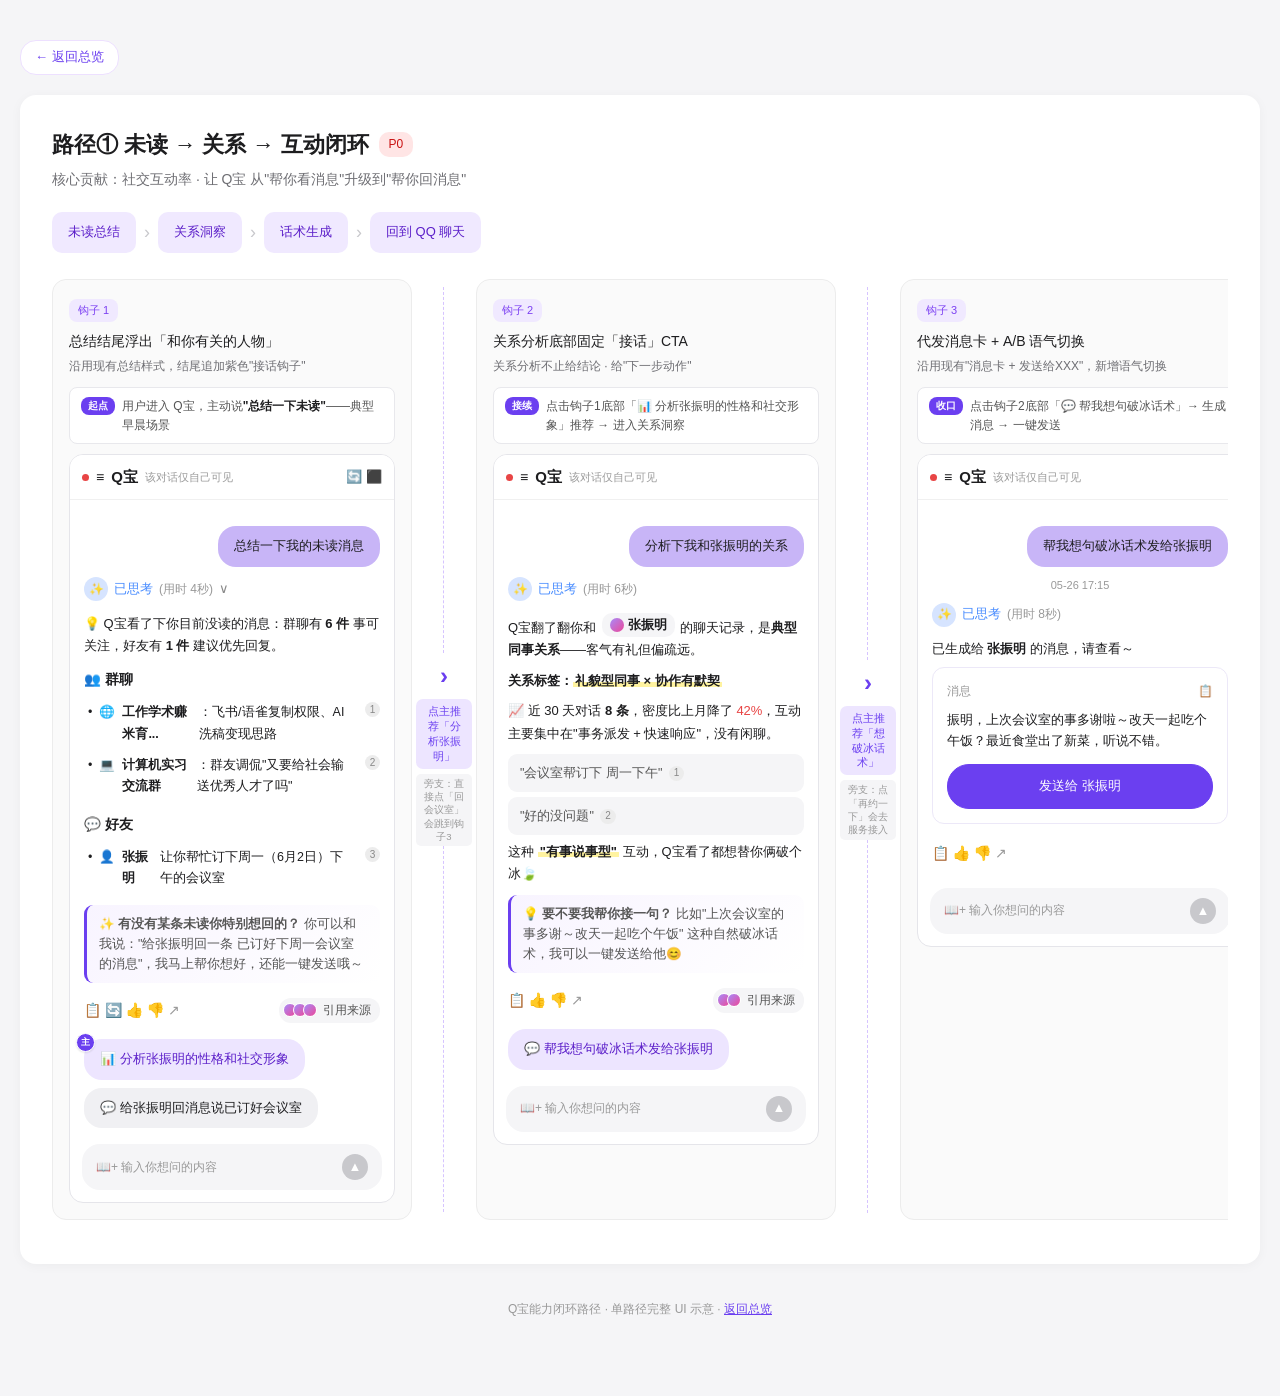
<file: 路径1_互动闭环.html>
<!DOCTYPE html>
<html lang="zh">
<head>
<meta charset="UTF-8">
<title>路径① 未读→关系→互动闭环 · Q宝闭环路径</title>
<link rel="stylesheet" href="_styles.css">
</head>
<body>
<div class="container">

  <div class="back-bar">
    <a class="back-link" href="index.html">← 返回总览</a>
  </div>

  <div class="path-section" id="p1">
<div class="path-title">
      路径① 未读 → 关系 → 互动闭环
      <span class="path-tag tag-p0">P0</span>
</div>
<div class="path-main">核心贡献：社交互动率 · 让 Q宝 从"帮你看消息"升级到"帮你回消息"</div>
<div class="flow">
<div class="flow-step">未读总结</div>
<div class="flow-arrow">›</div>
<div class="flow-step">关系洞察</div>
<div class="flow-arrow">›</div>
<div class="flow-step">话术生成</div>
<div class="flow-arrow">›</div>
<div class="flow-step">回到 QQ 聊天</div>
</div>
<div class="hooks-row">
<!-- 钩子1：未读总结追加"和你有关的人物" -->
<div class="hook-card">
<span class="hook-label">钩子 1</span>
<div class="hook-title">总结结尾浮出「和你有关的人物」</div>
<div class="hook-desc">沿用现有总结样式，结尾追加紫色"接话钩子"</div>
<div class="scene-bar">
<span class="scene-step">起点</span>
<span>用户进入 Q宝，主动说<b>"总结一下未读"</b>——典型早晨场景</span>
</div>
<div class="phone">
<div class="ph-header">
<span class="red-dot"></span><span class="icon">≡</span>
<span class="qbao">Q宝</span><span class="meta">该对话仅自己可见</span>
<span class="right-icons">🔄 ⬛</span>
</div>
<div class="ph-body">
<div class="bub-user">总结一下我的未读消息</div>
<div class="think">
<span class="ico">✨</span><span class="label">已思考</span><span class="meta">(用时 4秒)</span><span class="caret">∨</span>
</div>
<div class="answer">
<p>💡 Q宝看了下你目前没读的消息：群聊有 <b>6 件</b> 事可关注，好友有 <b>1 件</b> 建议优先回复。</p>
<span class="h-tag">👥 群聊</span>
<ul>
<li>🌐 <b>工作学术赚米育...</b>：飞书/语雀复制权限、AI 洗稿变现思路<span class="ref">1</span></li>
<li>💻 <b>计算机实习交流群</b>：群友调侃"又要给社会输送优秀人才了吗"<span class="ref">2</span></li>
</ul>
<span class="h-tag">💬 好友</span>
<ul>
<li>👤 <b>张振明</b> 让你帮忙订下周一（6月2日）下午的会议室<span class="ref">3</span></li>
</ul>
<div class="evidence evidence-cta" style="margin-top:10px;">
                ✨ <b>有没有某条未读你特别想回的？</b> 你可以和我说："给张振明回一条 已订好下周一会议室 的消息"，我马上帮你想好，还能一键发送哦～
              </div>
</div>
<div class="action-bar">
              📋 🔄 👍 👎 ↗
              <span class="source-pill"><span class="ava-stack"><span class="a"></span><span class="a"></span><span class="a"></span></span>引用来源</span>
</div>
<div class="reco-q reco-q-strong reco-q-main">📊 分析张振明的性格和社交形象</div>
<div class="reco-q">💬 给张振明回消息说已订好会议室</div>
</div>
<div class="ph-input">📖+ 输入你想问的内容<span class="send">▲</span></div>
</div>
</div>
<!-- 衔接：钩子1 → 钩子2 -->
<div class="hook-bridge">
<div class="bridge-arrow">›</div>
<div class="bridge-action">点主推荐「分析张振明」</div>
<div class="bridge-sub">旁支：直接点「回会议室」会跳到钩子3</div>
</div>
<!-- 钩子2：关系卡片底部"接话"CTA -->
<div class="hook-card">
<span class="hook-label">钩子 2</span>
<div class="hook-title">关系分析底部固定「接话」CTA</div>
<div class="hook-desc">关系分析不止给结论 · 给"下一步动作"</div>
<div class="scene-bar">
<span class="scene-step">接续</span>
<span>点击钩子1底部「📊 分析张振明的性格和社交形象」推荐 → 进入关系洞察</span>
</div>
<div class="phone">
<div class="ph-header">
<span class="red-dot"></span><span class="icon">≡</span>
<span class="qbao">Q宝</span><span class="meta">该对话仅自己可见</span>
</div>
<div class="ph-body">
<div class="bub-user">分析下我和张振明的关系</div>
<div class="think">
<span class="ico">✨</span><span class="label">已思考</span><span class="meta">(用时 6秒)</span>
</div>
<div class="answer">
<p>Q宝翻了翻你和 <span class="friend-pill"><span class="ava"></span><b>张振明</b></span> 的聊天记录，是<b>典型同事关系</b>——客气有礼但偏疏远。</p>
<span class="label-tag">关系标签：<span class="accent">礼貌型同事 × 协作有默契</span></span>
<p style="margin-top:8px;">📈 近 30 天对话 <b>8 条</b>，密度比上月降了 <span style="color:#e84545;">42%</span>，互动主要集中在"事务派发 + 快速响应"，没有闲聊。</p>
<div class="evidence">"会议室帮订下 周一下午" <span class="ref">1</span></div>
<div class="evidence">"好的没问题" <span class="ref">2</span></div>
<p style="margin-top:6px;">这种 <b><span class="accent">"有事说事型"</span></b> 互动，Q宝看了都想替你俩破个冰🍃</p>
<div class="evidence evidence-cta" style="margin-top:10px;">
                💡 <b>要不要我帮你接一句？</b> 比如"上次会议室的事多谢～改天一起吃个午饭" 这种自然破冰话术，我可以一键发送给他😊
              </div>
</div>
<div class="action-bar">📋 👍 👎 ↗<span class="source-pill"><span class="ava-stack"><span class="a"></span><span class="a"></span></span>引用来源</span></div>
<div class="reco-q reco-q-strong">💬 帮我想句破冰话术发给张振明</div>
</div>
<div class="ph-input">📖+ 输入你想问的内容<span class="send">▲</span></div>
</div>
</div>
<!-- 衔接：钩子2 → 钩子3 -->
<div class="hook-bridge">
<div class="bridge-arrow">›</div>
<div class="bridge-action">点主推荐「想破冰话术」</div>
<div class="bridge-sub">旁支：点「再约一下」会去服务接入</div>
</div>
<!-- 钩子3：代发消息 A/B 语气切换 -->
<div class="hook-card">
<span class="hook-label">钩子 3</span>
<div class="hook-title">代发消息卡 + A/B 语气切换</div>
<div class="hook-desc">沿用现有"消息卡 + 发送给XXX"，新增语气切换</div>
<div class="scene-bar">
<span class="scene-step">收口</span>
<span>点击钩子2底部「💬 帮我想句破冰话术」→ 生成消息 → 一键发送</span>
</div>
<div class="branch-group"><div class="branch-view active" data-view="main"><div class="phone">
<div class="ph-header">
<span class="red-dot"></span><span class="icon">≡</span>
<span class="qbao">Q宝</span><span class="meta">该对话仅自己可见</span>
</div>
<div class="ph-body">
<div class="bub-user">帮我想句破冰话术发给张振明</div>
<div class="timestamp">05-26 17:15</div>
<div class="think"><span class="ico">✨</span><span class="label">已思考</span><span class="meta">(用时 8秒)</span></div>
<p style="font-size:12.5px;color:#1d1d1f;margin-bottom:8px;">已生成给 <b>张振明</b> 的消息，请查看～</p>
<div class="send-msg-card">
<div class="label">
<span>消息</span>
<span>📋</span>
</div>
<div class="content">
                振明，上次会议室的事多谢啦～改天一起吃个午饭？最近食堂出了新菜，听说不错。
              </div>
<div class="send-btn send-btn-primary">发送给 张振明</div>
</div>
<div class="action-bar">📋 👍 👎 ↗</div>
</div>
<div class="ph-input">📖+ 输入你想问的内容<span class="send">▲</span></div>
</div>
</div>
</div></div><div class="branch-view" data-view="work"><div class="phone">
<div class="ph-header">
<span class="red-dot"></span><span class="icon">≡</span>
<span class="qbao">Q宝</span><span class="meta">该对话仅自己可见</span>
</div>
<div class="ph-body">
<div class="bub-user">帮我想句破冰话术发给张振明</div>
<div class="timestamp">05-26 17:15</div>
<div class="think"><span class="ico">✨</span><span class="label">已思考</span><span class="meta">(用时 8秒)</span></div>
<p style="font-size:12.5px;color:#1d1d1f;margin-bottom:8px;">已生成给 <b>张振明</b> 的消息，请查看～</p>
<div class="send-msg-card">
<div class="label"><span>消息</span><span>📋</span></div>
<div class="content">振明你好，关于上周协助订会议室的事，再次表示感谢。如果方便的话，下周可以约个简短的对齐会议，同步下进展。</div>
<div style="display:flex;gap:6px;margin-bottom:10px;">
<div style="flex:1;text-align:center;padding:6px;background:#f0f0f3;border-radius:14px;font-size:11px;color:#888;">朋友版</div>
<div style="flex:1;text-align:center;padding:6px;background:#ede5ff;border-radius:14px;font-size:11px;color:#6b3ff0;font-weight:500;">职场版 ✓</div>
</div>
<div class="send-btn">发送给 张振明</div>
</div>
<div class="action-bar">📋 👍 👎 ↗</div>
</div>
<div class="ph-input">📖+ 输入你想问的内容<span class="send">▲</span></div>
</div></div></div>
</div>

  <div style="text-align:center;padding:36px;color:#999;font-size:12px;">
    Q宝能力闭环路径 · 单路径完整 UI 示意 · <a href="index.html" style="color:#6b3ff0;">返回总览</a>
  </div>

</div>
<script>
  document.addEventListener('click', function(e){
    if (!e.target.classList.contains('branch-tab')) return;
    var tab = e.target;
    var group = tab.closest('.branch-group');
    if (!group) return;
    group.querySelectorAll('.branch-tab').forEach(function(t){ t.classList.remove('active'); });
    tab.classList.add('active');
    var target = tab.dataset.view;
    group.querySelectorAll('.branch-view').forEach(function(v){
      v.classList.toggle('active', v.dataset.view === target);
    });
  });
</script>
</body>
</html>
</file>
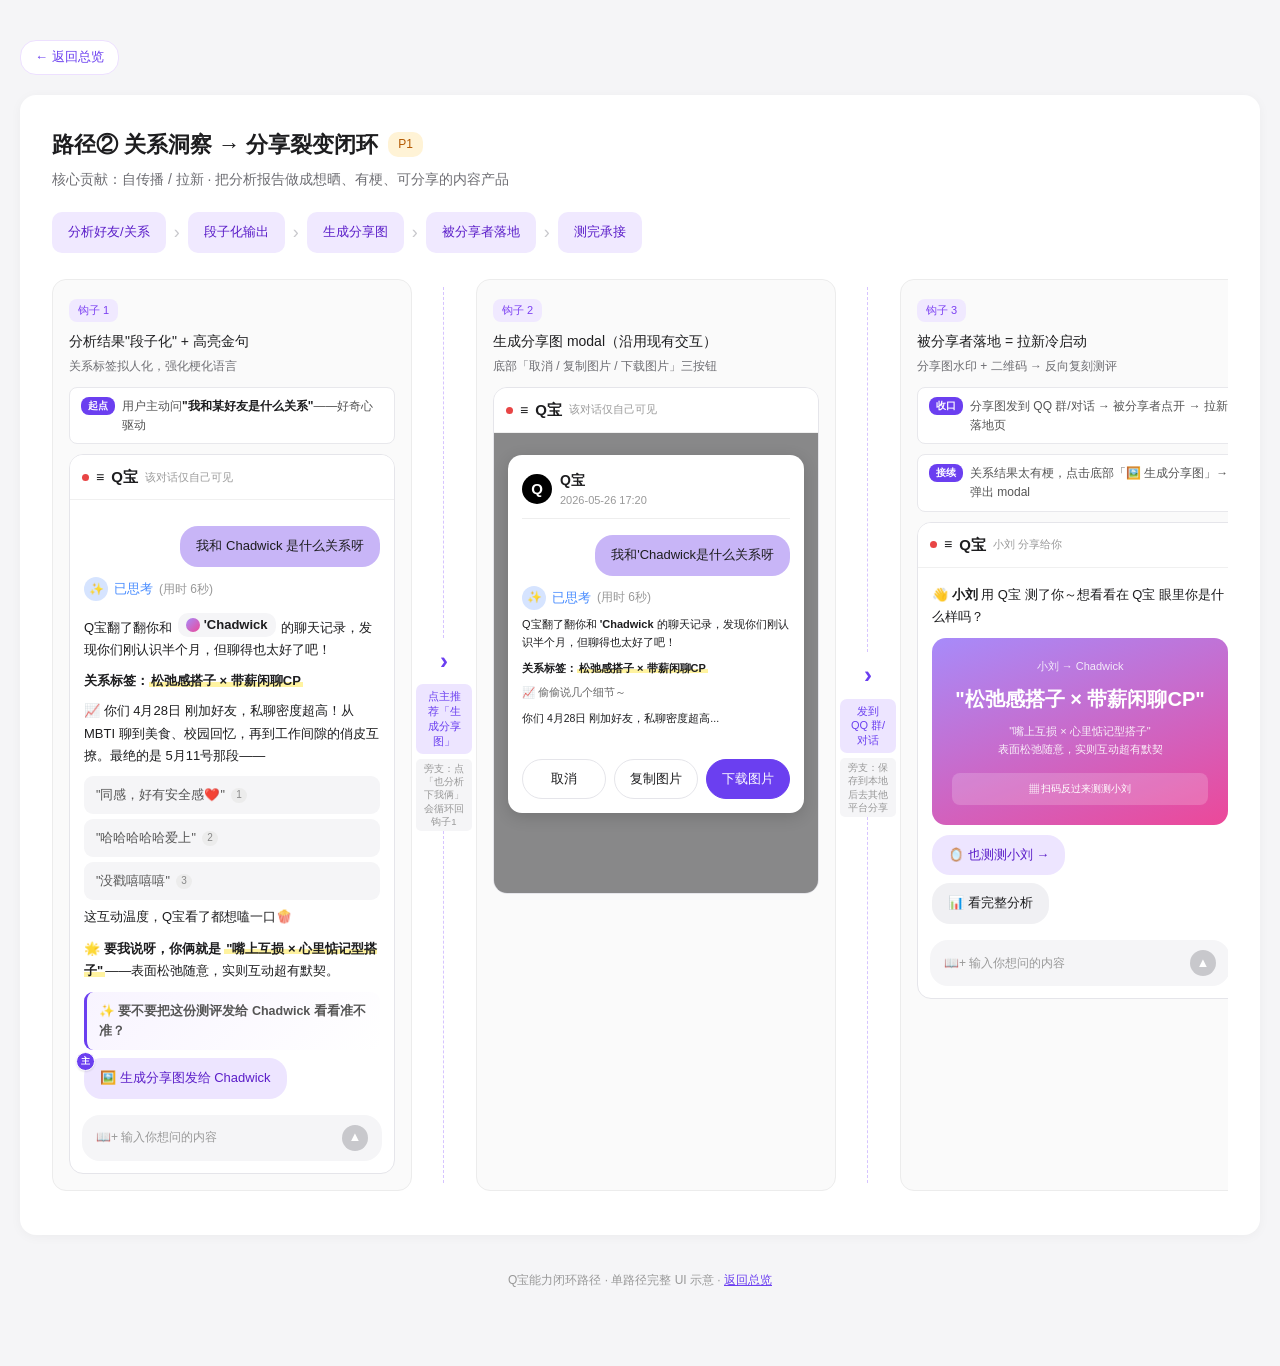
<file: 路径2_分享裂变.html>
<!DOCTYPE html>
<html lang="zh">
<head>
<meta charset="UTF-8">
<title>路径② 关系洞察→分享裂变闭环 · Q宝闭环路径</title>
<link rel="stylesheet" href="_styles.css">
</head>
<body>
<div class="container">

  <div class="back-bar">
    <a class="back-link" href="index.html">← 返回总览</a>
  </div>

  <div class="path-section" id="p2">
<div class="path-title">
      路径② 关系洞察 → 分享裂变闭环
      <span class="path-tag tag-p1">P1</span>
</div>
<div class="path-main">核心贡献：自传播 / 拉新 · 把分析报告做成想晒、有梗、可分享的内容产品</div>
<div class="flow">
<div class="flow-step">分析好友/关系</div>
<div class="flow-arrow">›</div>
<div class="flow-step">段子化输出</div>
<div class="flow-arrow">›</div>
<div class="flow-step">生成分享图</div>
<div class="flow-arrow">›</div>
<div class="flow-step">被分享者落地</div>
<div class="flow-arrow">›</div>
<div class="flow-step">测完承接</div>
</div>
<div class="hooks-row">
<div class="hook-card">
<span class="hook-label">钩子 1</span>
<div class="hook-title">分析结果"段子化" + 高亮金句</div>
<div class="hook-desc">关系标签拟人化，强化梗化语言</div>
<div class="scene-bar">
<span class="scene-step">起点</span>
<span>用户主动问<b>"我和某好友是什么关系"</b>——好奇心驱动</span>
</div>
<div class="phone">
<div class="ph-header">
<span class="red-dot"></span><span class="icon">≡</span>
<span class="qbao">Q宝</span><span class="meta">该对话仅自己可见</span>
</div>
<div class="ph-body">
<div class="bub-user">我和 Chadwick 是什么关系呀</div>
<div class="think"><span class="ico">✨</span><span class="label">已思考</span><span class="meta">(用时 6秒)</span></div>
<div class="answer">
<p>Q宝翻了翻你和 <span class="friend-pill"><span class="ava"></span><b>'Chadwick</b></span> 的聊天记录，发现你们刚认识半个月，但聊得也太好了吧！</p>
<span class="label-tag">关系标签：<span class="accent">松弛感搭子 × 带薪闲聊CP</span></span>
<p style="margin-top:8px;">📈 你们 4月28日 刚加好友，私聊密度超高！从 MBTI 聊到美食、校园回忆，再到工作间隙的俏皮互撩。最绝的是 5月11号那段——</p>
<div class="evidence">"同感，好有安全感❤️" <span class="ref">1</span></div>
<div class="evidence">"哈哈哈哈哈爱上" <span class="ref">2</span></div>
<div class="evidence">"没戳嘻嘻嘻" <span class="ref">3</span></div>
<p style="margin-top:6px;">这互动温度，Q宝看了都想嗑一口🍿</p>
<p style="margin-top:10px;">🌟 <b>要我说呀，你俩就是 <span class="accent">"嘴上互损 × 心里惦记型搭子"</span></b>——表面松弛随意，实则互动超有默契。</p>
<div class="evidence evidence-cta" style="margin-top:10px;">
                ✨ <b>要不要把这份测评发给 Chadwick 看看准不准？</b>
</div>
</div>
<div class="reco-q reco-q-strong reco-q-main">🖼️ 生成分享图发给 Chadwick</div>
</div>
<div class="ph-input">📖+ 输入你想问的内容<span class="send">▲</span></div>
</div>
</div>
<!-- 衔接：钩子1 → 钩子2 -->
<div class="hook-bridge">
<div class="bridge-arrow">›</div>
<div class="bridge-action">点主推荐「生成分享图」</div>
<div class="bridge-sub">旁支：点「也分析下我俩」会循环回钩子1</div>
</div>
<div class="hook-card">
<span class="hook-label">钩子 2</span>
<div class="hook-title">生成分享图 modal（沿用现有交互）</div>
<div class="hook-desc">底部「取消 / 复制图片 / 下载图片」三按钮</div>
<div class="phone" style="background:#f7f7f9;">
<div class="ph-header">
<span class="red-dot"></span><span class="icon">≡</span>
<span class="qbao">Q宝</span><span class="meta">该对话仅自己可见</span>
</div>
<div class="modal-overlay">
<div class="modal-card">
<div class="mc-head">
<div class="qicon">Q</div>
<div>
<div class="mc-name">Q宝</div>
<div class="mc-time">2026-05-26 17:20</div>
</div>
</div>
<div style="padding:10px 0;">
<div class="bub-user" style="margin:6px 0 10px auto;">我和'Chadwick是什么关系呀</div>
<div class="think" style="margin-bottom:6px;"><span class="ico">✨</span><span class="label">已思考</span><span class="meta">(用时 6秒)</span></div>
<div class="answer" style="font-size:11px;line-height:1.6;">
<p>Q宝翻了翻你和 <b>'Chadwick</b> 的聊天记录，发现你们刚认识半个月，但聊得也太好了吧！</p>
<span class="label-tag" style="font-size:11px;">关系标签：<span class="accent">松弛感搭子 × 带薪闲聊CP</span></span>
<p style="margin-top:6px;font-size:10.5px;color:#666;">📈 偷偷说几个细节～</p>
<p style="font-size:10.5px;">你们 4月28日 刚加好友，私聊密度超高...</p>
</div>
</div>
<div class="modal-actions">
<button>取消</button>
<button>复制图片</button>
<button class="btn-primary">下载图片</button>
</div>
</div>
</div>
</div>
</div>
<!-- 衔接：钩子2 → 钩子3 -->
<div class="hook-bridge">
<div class="bridge-arrow">›</div>
<div class="bridge-action">发到 QQ 群/对话</div>
<div class="bridge-sub">旁支：保存到本地后去其他平台分享</div>
</div>
<div class="hook-card">
<span class="hook-label">钩子 3</span>
<div class="hook-title">被分享者落地 = 拉新冷启动</div>
<div class="hook-desc">分享图水印 + 二维码 → 反向复刻测评</div>
<div class="scene-bar">
<span class="scene-step">收口</span>
<span>分享图发到 QQ 群/对话 → 被分享者点开 → 拉新落地页</span>
</div>
<div class="scene-bar">
<span class="scene-step">接续</span>
<span>关系结果太有梗，点击底部「🖼️ 生成分享图」→ 弹出 modal</span>
</div>
<div class="phone">
<div class="ph-header">
<span class="red-dot"></span><span class="icon">≡</span>
<span class="qbao">Q宝</span><span class="meta">小刘 分享给你</span>
</div>
<div class="ph-body">
<div class="answer">
<p>👋 <b>小刘</b> 用 Q宝 测了你～想看看在 Q宝 眼里你是什么样吗？</p>
</div>
<div style="background:linear-gradient(160deg,#a78bfa 0%,#ec4899 100%);border-radius:14px;padding:20px;color:#fff;text-align:center;margin:10px 0;">
<div style="font-size:11px;opacity:0.85;">小刘 → Chadwick</div>
<div style="font-size:20px;font-weight:700;margin:8px 0;">"松弛感搭子 × 带薪闲聊CP"</div>
<div style="font-size:11px;opacity:0.9;line-height:1.6;">"嘴上互损 × 心里惦记型搭子"<br/>表面松弛随意，实则互动超有默契</div>
<div style="margin-top:14px;padding:8px;background:rgba(255,255,255,0.18);border-radius:8px;font-size:10px;">▦ 扫码反过来测测小刘</div>
</div>
<div class="reco-q reco-q-strong">🪞 也测测小刘 →</div>
<div class="reco-q">📊 看完整分析</div>
</div>
<div class="ph-input">📖+ 输入你想问的内容<span class="send">▲</span></div>
</div>
</div>

<div class="hook-bridge">
<div class="bridge-arrow">›</div>
<div class="bridge-action">测完同款</div>
<div class="bridge-sub">先体验测评 不直接跳走</div>
</div>

<div class="hook-card is-insert">
<span class="hook-label is-insert">插入步骤</span>
<div class="hook-title">测完后承接 → 发现 Q宝 其他能力</div>
<div class="hook-desc">避免被分享者用完即走 · 引导留存</div>
<div class="scene-bar">
<span class="scene-step is-insert">收口</span>
<span>被分享者测完同款，Q宝主动展示「你还可以这样用我」 → 转化为长期用户</span>
</div>
<div class="phone">
<div class="ph-header">
<span class="red-dot"></span><span class="icon">≡</span>
<span class="qbao">Q宝</span><span class="meta">该对话仅自己可见</span>
</div>
<div class="ph-body">
<div class="answer">
<p>🎉 <b>"嘴硬心软型搭子"——你和小刘不愧是好搭档！</b></p>
<p style="font-size:11.5px;color:#888;margin-top:4px;">已为你生成专属分析，记得截图保留～</p>
</div>
<div class="evidence evidence-cta" style="margin-top:12px;">
<b>👋 我还能帮你做这些</b><br>
<span style="font-size:11.5px;color:#666;">基于 QQ 上的真实数据，不只是测评～</span>
</div>
<div style="display:flex;flex-direction:column;gap:8px;margin-top:10px;">
<div style="background:#fff;border:1px solid #ede0ff;border-radius:10px;padding:10px;display:flex;gap:10px;align-items:center;">
<div style="width:36px;height:36px;border-radius:8px;background:#6b3ff0;color:#fff;display:flex;align-items:center;justify-content:center;font-size:16px;">📊</div>
<div style="flex:1;"><div style="font-size:13px;font-weight:500;">看你的 QQ 群每日动态</div><div style="font-size:11px;color:#888;margin-top:2px;">99+ 未读 1 秒搞定</div></div>
</div>
<div style="background:#fff;border:1px solid #ede0ff;border-radius:10px;padding:10px;display:flex;gap:10px;align-items:center;">
<div style="width:36px;height:36px;border-radius:8px;background:#ec4899;color:#fff;display:flex;align-items:center;justify-content:center;font-size:16px;">🤝</div>
<div style="flex:1;"><div style="font-size:13px;font-weight:500;">分析你和其他朋友的关系</div><div style="font-size:11px;color:#888;margin-top:2px;">谁是死党 · 谁在远去</div></div>
</div>
<div style="background:#fff;border:1px solid #ede0ff;border-radius:10px;padding:10px;display:flex;gap:10px;align-items:center;">
<div style="width:36px;height:36px;border-radius:8px;background:#f59e0b;color:#fff;display:flex;align-items:center;justify-content:center;font-size:16px;">🔍</div>
<div style="flex:1;"><div style="font-size:13px;font-weight:500;">找你感兴趣的群和朋友</div><div style="font-size:11px;color:#888;margin-top:2px;">基于聊天兴趣画像</div></div>
</div>
</div>
<div class="reco-q reco-q-strong reco-q-main">📊 帮我看下我的群</div>
<div class="reco-q">🤝 分析其他朋友</div>
</div>
<div class="ph-input">📖+ 输入你想问的内容<span class="send">▲</span></div>
</div>
</div>

</div>
</div>

  <div style="text-align:center;padding:36px;color:#999;font-size:12px;">
    Q宝能力闭环路径 · 单路径完整 UI 示意 · <a href="index.html" style="color:#6b3ff0;">返回总览</a>
  </div>

</div>
<script>
  document.addEventListener('click', function(e){
    if (!e.target.classList.contains('branch-tab')) return;
    var tab = e.target;
    var group = tab.closest('.branch-group');
    if (!group) return;
    group.querySelectorAll('.branch-tab').forEach(function(t){ t.classList.remove('active'); });
    tab.classList.add('active');
    var target = tab.dataset.view;
    group.querySelectorAll('.branch-view').forEach(function(v){
      v.classList.toggle('active', v.dataset.view === target);
    });
  });
</script>
</body>
</html>
</file>
<file: styles.css>
* { box-sizing: border-box; margin: 0; padding: 0; }
body {
  font-family: -apple-system, BlinkMacSystemFont, "PingFang SC", "Microsoft YaHei", sans-serif;
  background: #f5f5f7; color: #1d1d1f; line-height: 1.6;
  padding: 40px 20px;
}
.container { max-width: 1640px; margin: 0 auto; }
h1 { font-size: 28px; font-weight: 600; margin-bottom: 8px; }
.subtitle { color: #6e6e73; font-size: 14px; margin-bottom: 24px; }

/* 顶部返回 */
.back-bar { margin-bottom: 20px; }
.back-link {
  text-decoration: none; color: #6b3ff0; font-size: 13px;
  padding: 6px 14px; background: #fff; border-radius: 16px;
  border: 1px solid #ede0ff; display: inline-flex; align-items: center; gap: 4px;
}
.back-link:hover { background: #ede5ff; }

/* 路径段 */
.path-section {
  background: #fff; border-radius: 16px; padding: 32px;
  box-shadow: 0 2px 12px rgba(0,0,0,0.04);
}
.path-title {
  font-size: 22px; font-weight: 600; margin-bottom: 6px;
  display: flex; align-items: center; gap: 10px;
}
.path-tag {
  display: inline-block; padding: 3px 10px; border-radius: 10px;
  font-size: 12px; font-weight: 500;
}
.tag-p0 { background: #ffe5e5; color: #c91111; }
.tag-p1 { background: #fff3d6; color: #b35900; }
.tag-p2 { background: #e3f2e9; color: #1d7035; }
.tag-p3 { background: #e6f0fb; color: #0856a3; }
.path-main { color: #6e6e73; font-size: 14px; margin-bottom: 20px; line-height: 1.7; }

/* 流程图 */
.flow {
  display: flex; align-items: center; justify-content: flex-start;
  margin: 14px 0 26px; gap: 8px; flex-wrap: wrap;
}
.flow-step {
  padding: 10px 16px; background: #f0e9ff;
  border-radius: 10px; font-size: 13px;
  color: #5b1ec9; font-weight: 500;
}
.flow-arrow { color: #c8c8cc; font-size: 18px; }

/* 钩子卡横排（无栅格限制，flex 自适应） */
.hooks-row {
  display: flex; flex-wrap: nowrap; align-items: stretch; gap: 0;
  overflow-x: auto; padding-bottom: 12px;
}
.hook-card {
  flex: 0 0 360px; min-width: 0;
  background: #fafafa; border-radius: 14px; padding: 16px;
  border: 1px solid #ececec;
}
.hook-card.is-insert { background: #fff8e7; border-color: #ffe0a0; }
.hook-bridge {
  flex: 0 0 64px;
  display: flex; flex-direction: column; align-items: center; justify-content: center;
  padding: 8px 4px;
}
.hook-bridge::before, .hook-bridge::after {
  content: ""; flex: 1; width: 1px;
  border-left: 1px dashed #d6c4ff;
}
.hook-bridge .bridge-arrow {
  color: #6b3ff0; font-size: 24px; font-weight: 700; margin: 4px 0;
}
.hook-bridge .bridge-action {
  font-size: 11px; color: #6b3ff0; font-weight: 500;
  background: #ede5ff; padding: 5px 7px; border-radius: 7px;
  text-align: center; line-height: 1.35;
  max-width: 56px;
}
.hook-bridge .bridge-sub {
  font-size: 9.5px; color: #999; line-height: 1.4;
  background: #f5f5f7; padding: 3px 5px; border-radius: 5px;
  text-align: center; max-width: 56px;
  margin-top: 5px;
}

.hook-label {
  font-size: 11px; font-weight: 500; color: #7b3ff2;
  background: #f0e9ff; display: inline-block;
  padding: 3px 9px; border-radius: 8px; margin-bottom: 8px;
}
.hook-label.is-insert { background: #fff3d6; color: #b35900; }
.hook-title { font-size: 14px; font-weight: 500; margin-bottom: 4px; }
.hook-desc { font-size: 12px; color: #6e6e73; margin-bottom: 12px; line-height: 1.55; }

/* 场景叙事条 */
.scene-bar {
  background: #fff; border: 1px solid #e8e8ec;
  border-radius: 8px; padding: 9px 11px; margin-bottom: 10px;
  font-size: 12px; color: #555; line-height: 1.55;
  display: flex; align-items: flex-start; gap: 7px;
}
.scene-bar .scene-step {
  background: #6b3ff0; color: #fff;
  font-size: 10px; font-weight: 600;
  padding: 2px 7px; border-radius: 8px;
  flex-shrink: 0; line-height: 1.4;
}
.scene-bar .scene-step.is-insert { background: #b35900; }
.scene-bar b { color: #1d1d1f; font-weight: 600; }

/* Q宝手机 shell */
.phone {
  background: #fff; border-radius: 14px;
  width: 100%; min-height: 460px;
  border: 1px solid #e5e5ea; overflow: hidden;
  display: flex; flex-direction: column;
}
.ph-header {
  background: #fff; padding: 10px 12px;
  border-bottom: 0.5px solid #f0f0f0;
  display: flex; align-items: center; gap: 7px;
  font-size: 13px; flex-shrink: 0;
}
.ph-header .red-dot { width: 7px; height: 7px; border-radius: 50%; background: #e84545; }
.ph-header .icon { color: #1d1d1f; font-size: 14px; }
.ph-header .qbao { font-weight: 600; font-size: 15px; }
.ph-header .meta { color: #999; font-size: 11px; }
.ph-header .right-icons { margin-left: auto; color: #999; font-size: 13px; display: flex; gap: 8px;}
.ph-body { flex: 1; padding: 16px 14px; background: #fff; overflow-y: auto; }
.ph-input {
  margin: 0 12px 12px; padding: 10px 14px;
  background: #f5f5f7; border-radius: 18px;
  display: flex; align-items: center; gap: 8px;
  font-size: 12px; color: #999;
  flex-shrink: 0;
}
.ph-input .send {
  margin-left: auto; width: 26px; height: 26px;
  border-radius: 50%; background: #c8c8cc; color: #fff;
  display: flex; align-items: center; justify-content: center;
  font-size: 13px;
}

/* 对话气泡 */
.bub-user {
  background: #c8b5f7; color: #1d1d1f;
  padding: 10px 16px; border-radius: 18px;
  max-width: 80%; margin: 10px 0 10px auto;
  font-size: 13px; font-weight: 500;
  width: fit-content;
}

/* 思考状态 */
.think {
  display: flex; align-items: center; gap: 6px;
  font-size: 13px; color: #888; margin-bottom: 12px;
}
.think .ico {
  width: 24px; height: 24px; border-radius: 50%;
  background: #d6e4ff; color: #4a8dff;
  display: flex; align-items: center; justify-content: center;
  font-size: 12px;
}
.think .label { color: #4a8dff; font-weight: 500; font-size: 13px; }
.think .meta { color: #999; font-size: 12px; }

/* 回答正文（markdown 风格） */
.answer { font-size: 13px; line-height: 1.7; color: #1d1d1f; }
.answer p { margin-bottom: 9px; }
.answer b { font-weight: 600; }
.answer .h-tag {
  font-weight: 600; font-size: 13.5px;
  margin: 12px 0 5px; display: block;
}
.answer ul { margin: 5px 0 10px; padding-left: 4px; list-style: none; }
.answer ul li {
  padding: 5px 0; font-size: 12.5px;
  display: flex; gap: 7px; align-items: flex-start;
}
.answer ul li::before { content: "•"; color: #1d1d1f; flex-shrink: 0; }

/* 引用角标 */
.ref {
  display: inline-flex; align-items: center; justify-content: center;
  background: #ececec; color: #888;
  font-size: 10px; border-radius: 8px;
  padding: 0 5px; height: 15px; min-width: 15px;
  margin-left: 3px; vertical-align: middle;
  font-weight: 500;
}

/* 引文小卡 */
.evidence {
  background: #f5f5f7; border-radius: 9px;
  padding: 9px 12px; margin: 5px 0;
  font-size: 12.5px; color: #555; line-height: 1.6;
}
.evidence-hi { background: #fef3c7; border-left: 3px solid #f59e0b; }
.evidence-cta { background: linear-gradient(135deg, #f8f4ff, #fff); border-left: 3px solid #6b3ff0; }

/* 操作栏 */
.action-bar {
  display: flex; gap: 16px; align-items: center;
  padding: 10px 0 8px;
  font-size: 14px; color: #999;
}
.action-bar .source-pill {
  margin-left: auto;
  display: flex; align-items: center; gap: 4px;
  font-size: 12px; color: #555;
  background: #f5f5f7; border-radius: 12px; padding: 3px 9px 3px 4px;
}
.source-pill .ava-stack { display: flex; margin-right: 2px; }
.source-pill .ava-stack .a {
  width: 14px; height: 14px; border-radius: 50%;
  border: 1px solid #fff; margin-left: -4px;
  background: linear-gradient(135deg, #a78bfa, #ec4899);
}
.source-pill .ava-stack .a:first-child { margin-left: 0; }

/* 推荐 query 灰色胶囊 */
.reco-q {
  background: #f0f0f3; color: #1d1d1f;
  padding: 10px 16px; border-radius: 18px;
  font-size: 13px; margin-top: 8px;
  width: fit-content;
}
.reco-q-strong {
  background: #ede5ff; color: #5b1ec9;
  font-weight: 500;
}
.reco-q-main { position: relative; }
.reco-q-main::before {
  content: "主"; position: absolute; left: -8px; top: -6px;
  background: #6b3ff0; color: #fff;
  font-size: 9px; font-weight: 600;
  width: 17px; height: 17px; border-radius: 50%;
  display: flex; align-items: center; justify-content: center;
  border: 1.5px solid #fff;
  box-shadow: 0 1px 2px rgba(0,0,0,0.1);
}

/* 关系小元素 */
.friend-pill {
  display: inline-flex; align-items: center; gap: 4px;
  background: #f5f5f7; padding: 1px 8px; border-radius: 10px;
  margin: 0 2px;
}
.friend-pill .ava {
  width: 14px; height: 14px; border-radius: 50%;
  background: linear-gradient(135deg, #a78bfa, #ec4899);
}
.accent {
  background: linear-gradient(120deg, #fff3a0 0%, #fff3a0 100%);
  background-size: 100% 35%;
  background-position: 0 88%;
  background-repeat: no-repeat;
  padding: 0 2px;
}
.label-tag {
  font-weight: 600; color: #1d1d1f; margin-top: 6px; display: block;
}

/* 代发消息卡 */
.timestamp { text-align: center; font-size: 11px; color: #999; margin: 8px 0; }
.send-msg-card {
  background: #fff; border: 1px solid #ece8f8;
  border-radius: 12px; padding: 14px;
  margin: 8px 0;
}
.send-msg-card .label {
  color: #999; font-size: 12px; margin-bottom: 6px;
  display: flex; justify-content: space-between;
}
.send-msg-card .content {
  font-size: 13px; color: #1d1d1f; line-height: 1.65;
  margin: 8px 0 12px;
}
.send-msg-card .send-btn {
  width: 100%; padding: 11px;
  background: #f8f7fc; border: 0.5px solid #e3dffa;
  border-radius: 22px; text-align: center;
  font-size: 13px; color: #1d1d1f; font-weight: 500;
}
.send-msg-card .send-btn-primary { background: #6b3ff0; color: #fff; border-color: #6b3ff0; }

/* 找人/群卡 */
.person-card {
  background: #fff; border-radius: 14px;
  padding: 12px; margin-bottom: 9px;
  box-shadow: 0 1px 4px rgba(0,0,0,0.04);
  border: 0.5px solid #efefef;
  display: flex; gap: 12px; align-items: center;
}
.person-avatar {
  width: 44px; height: 44px; border-radius: 50%;
  background: linear-gradient(135deg, #ffd6e0, #c5b0ff);
  display: flex; align-items: center; justify-content: center;
  font-size: 20px; flex-shrink: 0;
}
.person-info { flex: 1; min-width: 0; }
.person-info .pname {
  font-size: 14px; font-weight: 500; color: #1d1d1f;
  margin-bottom: 3px;
}
.person-info .ptag {
  display: inline-block;
  background: #f0f0f3; color: #888;
  font-size: 10px; padding: 1px 6px;
  border-radius: 4px; margin-right: 3px;
}
.person-info .preason {
  font-size: 12px; color: #999; margin-top: 3px;
}
.person-add {
  background: #f0f0f3; color: #1d1d1f;
  padding: 7px 14px; border-radius: 16px;
  font-size: 12.5px; flex-shrink: 0;
}
.person-add-primary { background: #ede5ff; color: #6b3ff0; }

/* 游戏礼包列表 */
.game-card {
  background: #fff; border-radius: 14px; padding: 14px;
  border: 0.5px solid #efefef;
  box-shadow: 0 1px 4px rgba(0,0,0,0.04);
}
.game-section-title { font-size: 12px; color: #999; margin-bottom: 8px; }
.game-item {
  display: flex; gap: 11px; align-items: center;
  padding: 9px 0; border-bottom: 0.5px solid #f0f0f0;
}
.game-item:last-child { border-bottom: none; }
.game-icon {
  width: 40px; height: 40px; border-radius: 6px;
  flex-shrink: 0; display: flex; align-items: center; justify-content: center;
  font-size: 17px; color: #fff;
}
.game-icon-diamond { background: linear-gradient(135deg, #d1b3ff, #8b6fc7); }
.game-icon-blue { background: linear-gradient(135deg, #3a5fc4, #1e3a7a); }
.game-icon-orange { background: linear-gradient(135deg, #ff9966, #ff5e62); }
.game-icon-purple { background: linear-gradient(135deg, #5a2a6b, #2c1638); }
.game-icon-pink { background: linear-gradient(135deg, #f5a3c0, #d4536e); }
.game-info { flex: 1; }
.game-info .gtitle { font-size: 14px; color: #1d1d1f; }
.game-info .gsub { font-size: 11.5px; color: #999; margin-top: 2px; }

/* 简报 / 推送 */
.push-card {
  background: linear-gradient(135deg,#fff4f8,#fff);
  border-radius: 14px; padding: 16px;
  border-left: 4px solid #ec4899;
}
.report-block { margin-top: 8px; }
.report-block .r-title { font-size: 13.5px; font-weight: 600; margin: 11px 0 6px; }
.todo-item {
  display: flex; align-items: center; gap: 9px;
  padding: 7px 0; border-bottom: 0.5px solid #f0f0f0;
  font-size: 12.5px;
}
.todo-item:last-child { border-bottom: none; }
.todo-item .pri { width: 7px; height: 7px; border-radius: 50%; flex-shrink: 0; }
.pri-high { background: #e84545; }
.pri-mid { background: #f59e0b; }
.pri-low { background: #c8c8cc; }
.todo-item .act {
  margin-left: auto; font-size: 11px; color: #6b3ff0;
  background: #ede5ff; padding: 3px 9px; border-radius: 9px;
}

/* 分享图 modal */
.modal-overlay {
  position: relative; padding: 22px 14px;
  background: rgba(0,0,0,0.45); min-height: 460px;
}
.modal-card {
  background: #fff; border-radius: 14px; padding: 14px;
  box-shadow: 0 4px 16px rgba(0,0,0,0.15);
}
.modal-card .mc-head {
  display: flex; align-items: center; gap: 8px;
  padding-bottom: 9px; border-bottom: 0.5px solid #eee;
}
.mc-head .qicon {
  width: 30px; height: 30px; border-radius: 50%;
  background: #000; color: #fff;
  display: flex; align-items: center; justify-content: center;
  font-size: 15px; font-weight: 700;
}
.mc-head .mc-name { font-weight: 600; font-size: 14px; }
.mc-head .mc-time { font-size: 11px; color: #999; }
.modal-actions { display: flex; gap: 8px; margin-top: 14px; }
.modal-actions button {
  flex: 1; padding: 10px; border-radius: 22px;
  border: 1px solid #e5e5ea; background: #fff;
  font-size: 13px; color: #1d1d1f; cursor: pointer;
}
.modal-actions .btn-primary {
  background: #6b3ff0; color: #fff; border-color: #6b3ff0;
}

/* === 首页样式 === */
.index-grid {
  display: grid; grid-template-columns: repeat(auto-fill, minmax(280px, 1fr));
  gap: 16px; margin-top: 20px;
}
.index-card {
  background: #fff; border-radius: 14px; padding: 20px;
  border: 1px solid #ececec;
  text-decoration: none; color: inherit;
  transition: all 0.15s;
  display: block;
}
.index-card:hover {
  border-color: #6b3ff0;
  box-shadow: 0 4px 12px rgba(107,63,240,0.08);
  transform: translateY(-2px);
}
.index-card .idx-num {
  font-size: 11px; color: #6b3ff0; font-weight: 600;
  margin-bottom: 4px; display: flex; align-items: center; gap: 6px;
}
.index-card .idx-title {
  font-size: 17px; font-weight: 600; margin-bottom: 6px;
  color: #1d1d1f;
}
.index-card .idx-main {
  font-size: 12.5px; color: #6e6e73; line-height: 1.6;
  margin-bottom: 10px;
}
.index-card .idx-flow {
  font-size: 11px; color: #888;
  background: #f8f9fb; padding: 7px 10px; border-radius: 8px;
}
.index-card .idx-meta {
  margin-top: 8px; font-size: 11px; color: #6b3ff0;
  display: flex; justify-content: space-between;
}

/* 方法论区 */
.methodology {
  background: linear-gradient(135deg, #f8f4ff 0%, #fff 100%);
  border-radius: 16px; padding: 28px;
  margin-bottom: 24px;
  border: 1px solid #ede0ff;
}
.meth-title { font-size: 18px; font-weight: 600; margin-bottom: 14px; }
.meth-block-title { font-size: 13px; font-weight: 600; color: #5b1ec9; margin: 16px 0 8px; }
.meth-flow {
  display: grid; grid-template-columns: 1fr 30px 1fr 30px 1fr 30px 1fr;
  gap: 0; align-items: stretch;
}
.meth-flow-step {
  background: #fff; border: 1px solid #e3d6f7;
  border-radius: 10px; padding: 12px;
}
.meth-flow-step .num {
  width: 22px; height: 22px; border-radius: 50%;
  background: #6b3ff0; color: #fff;
  font-size: 11px; font-weight: 600;
  display: flex; align-items: center; justify-content: center;
  margin-bottom: 6px;
}
.meth-flow-step .mtitle { font-size: 13px; font-weight: 600; margin-bottom: 4px; }
.meth-flow-step .mdesc { font-size: 11.5px; color: #666; line-height: 1.5; }
.meth-flow-step.is-hook { background: #ede5ff; border-color: #d6c4ff; }
.meth-flow-step.is-hook .num { background: #ec4899; }
.meth-flow-arrow {
  display: flex; align-items: center; justify-content: center;
  color: #c8b5f7; font-size: 20px; font-weight: 700;
}
.meth-features {
  display: grid; grid-template-columns: repeat(3, 1fr); gap: 12px;
  margin-top: 8px;
}
.meth-feat {
  background: #fff; border: 1px solid #e3d6f7;
  border-radius: 10px; padding: 12px;
  border-left: 3px solid #6b3ff0;
}
.meth-feat .ft-title { font-size: 13px; font-weight: 600; margin-bottom: 4px; color: #1d1d1f; }
.meth-feat .ft-desc { font-size: 11.5px; color: #666; line-height: 1.55; }

/* Tab 切换（路径①钩子3 A/B 语气） */
.branch-tabs {
  display: flex; gap: 4px; margin-bottom: 10px;
  background: #f0f0f3; border-radius: 18px; padding: 4px;
}
.branch-tab {
  flex: 1; padding: 6px 10px; border-radius: 14px;
  font-size: 12px; font-weight: 500; color: #888;
  cursor: pointer; text-align: center;
  transition: all 0.15s;
  user-select: none;
}
.branch-tab.active {
  background: #6b3ff0; color: #fff;
  box-shadow: 0 1px 3px rgba(107,63,240,0.3);
}
.branch-tab:hover:not(.active) { color: #6b3ff0; }
.branch-view { display: none; }
.branch-view.active { display: block; }

/* 左右分栏 hook-card（文字左 + UI图右） */
.hook-card-horizontal {
  flex: 0 0 780px; min-width: 780px;
  background: #fafafa; border-radius: 14px; padding: 16px;
  border: 1px solid #ececec;
  display: flex; gap: 0; align-items: stretch;
}
.hook-card-horizontal .hook-left {
  flex: 0 0 320px; min-width: 0;
  display: flex; flex-direction: column;
  padding-right: 14px;
  border-right: 1px dashed #ececec;
}
.hook-card-horizontal .hook-left .hook-desc {
  flex: 1;
}
.hook-card-horizontal .hook-right {
  flex: 1; min-width: 0;
  padding-left: 14px;
  display: flex; flex-direction: column;
}
.hook-card-horizontal .phone {
  flex: 1;
}
/* 横向 hook-card 内的 branch-tabs */
.hook-card-horizontal .branch-tabs {
  flex-shrink: 0;
}
</file>
<file: _styles.css>
* { box-sizing: border-box; margin: 0; padding: 0; }
body {
  font-family: -apple-system, BlinkMacSystemFont, "PingFang SC", "Microsoft YaHei", sans-serif;
  background: #f5f5f7; color: #1d1d1f; line-height: 1.6;
  padding: 40px 20px;
}
.container { max-width: 1640px; margin: 0 auto; }
h1 { font-size: 28px; font-weight: 600; margin-bottom: 8px; }
.subtitle { color: #6e6e73; font-size: 14px; margin-bottom: 24px; }

/* 顶部返回 */
.back-bar { margin-bottom: 20px; }
.back-link {
  text-decoration: none; color: #6b3ff0; font-size: 13px;
  padding: 6px 14px; background: #fff; border-radius: 16px;
  border: 1px solid #ede0ff; display: inline-flex; align-items: center; gap: 4px;
}
.back-link:hover { background: #ede5ff; }

/* 路径段 */
.path-section {
  background: #fff; border-radius: 16px; padding: 32px;
  box-shadow: 0 2px 12px rgba(0,0,0,0.04);
}
.path-title {
  font-size: 22px; font-weight: 600; margin-bottom: 6px;
  display: flex; align-items: center; gap: 10px;
}
.path-tag {
  display: inline-block; padding: 3px 10px; border-radius: 10px;
  font-size: 12px; font-weight: 500;
}
.tag-p0 { background: #ffe5e5; color: #c91111; }
.tag-p1 { background: #fff3d6; color: #b35900; }
.tag-p2 { background: #e3f2e9; color: #1d7035; }
.tag-p3 { background: #e6f0fb; color: #0856a3; }
.path-main { color: #6e6e73; font-size: 14px; margin-bottom: 20px; line-height: 1.7; }

/* 流程图 */
.flow {
  display: flex; align-items: center; justify-content: flex-start;
  margin: 14px 0 26px; gap: 8px; flex-wrap: wrap;
}
.flow-step {
  padding: 10px 16px; background: #f0e9ff;
  border-radius: 10px; font-size: 13px;
  color: #5b1ec9; font-weight: 500;
}
.flow-arrow { color: #c8c8cc; font-size: 18px; }

/* 钩子卡横排（无栅格限制，flex 自适应） */
.hooks-row {
  display: flex; align-items: stretch; gap: 0;
  overflow-x: auto; padding-bottom: 12px;
}
.hook-card {
  flex: 0 0 360px;
  background: #fafafa; border-radius: 14px; padding: 16px;
  border: 1px solid #ececec;
}
.hook-card.is-insert { background: #fff8e7; border-color: #ffe0a0; }
.hook-bridge {
  flex: 0 0 64px;
  display: flex; flex-direction: column; align-items: center; justify-content: center;
  padding: 8px 4px;
}
.hook-bridge::before, .hook-bridge::after {
  content: ""; flex: 1; width: 1px;
  border-left: 1px dashed #d6c4ff;
}
.hook-bridge .bridge-arrow {
  color: #6b3ff0; font-size: 24px; font-weight: 700; margin: 4px 0;
}
.hook-bridge .bridge-action {
  font-size: 11px; color: #6b3ff0; font-weight: 500;
  background: #ede5ff; padding: 5px 7px; border-radius: 7px;
  text-align: center; line-height: 1.35;
  max-width: 56px;
}
.hook-bridge .bridge-sub {
  font-size: 9.5px; color: #999; line-height: 1.4;
  background: #f5f5f7; padding: 3px 5px; border-radius: 5px;
  text-align: center; max-width: 56px;
  margin-top: 5px;
}

.hook-label {
  font-size: 11px; font-weight: 500; color: #7b3ff2;
  background: #f0e9ff; display: inline-block;
  padding: 3px 9px; border-radius: 8px; margin-bottom: 8px;
}
.hook-label.is-insert { background: #fff3d6; color: #b35900; }
.hook-title { font-size: 14px; font-weight: 500; margin-bottom: 4px; }
.hook-desc { font-size: 12px; color: #6e6e73; margin-bottom: 12px; line-height: 1.55; }

/* 场景叙事条 */
.scene-bar {
  background: #fff; border: 1px solid #e8e8ec;
  border-radius: 8px; padding: 9px 11px; margin-bottom: 10px;
  font-size: 12px; color: #555; line-height: 1.55;
  display: flex; align-items: flex-start; gap: 7px;
}
.scene-bar .scene-step {
  background: #6b3ff0; color: #fff;
  font-size: 10px; font-weight: 600;
  padding: 2px 7px; border-radius: 8px;
  flex-shrink: 0; line-height: 1.4;
}
.scene-bar .scene-step.is-insert { background: #b35900; }
.scene-bar b { color: #1d1d1f; font-weight: 600; }

/* Q宝手机 shell */
.phone {
  background: #fff; border-radius: 14px;
  width: 100%; min-height: 460px;
  border: 1px solid #e5e5ea; overflow: hidden;
  display: flex; flex-direction: column;
}
.ph-header {
  background: #fff; padding: 10px 12px;
  border-bottom: 0.5px solid #f0f0f0;
  display: flex; align-items: center; gap: 7px;
  font-size: 13px; flex-shrink: 0;
}
.ph-header .red-dot { width: 7px; height: 7px; border-radius: 50%; background: #e84545; }
.ph-header .icon { color: #1d1d1f; font-size: 14px; }
.ph-header .qbao { font-weight: 600; font-size: 15px; }
.ph-header .meta { color: #999; font-size: 11px; }
.ph-header .right-icons { margin-left: auto; color: #999; font-size: 13px; display: flex; gap: 8px;}
.ph-body { flex: 1; padding: 16px 14px; background: #fff; overflow-y: auto; }
.ph-input {
  margin: 0 12px 12px; padding: 10px 14px;
  background: #f5f5f7; border-radius: 18px;
  display: flex; align-items: center; gap: 8px;
  font-size: 12px; color: #999;
  flex-shrink: 0;
}
.ph-input .send {
  margin-left: auto; width: 26px; height: 26px;
  border-radius: 50%; background: #c8c8cc; color: #fff;
  display: flex; align-items: center; justify-content: center;
  font-size: 13px;
}

/* 对话气泡 */
.bub-user {
  background: #c8b5f7; color: #1d1d1f;
  padding: 10px 16px; border-radius: 18px;
  max-width: 80%; margin: 10px 0 10px auto;
  font-size: 13px; font-weight: 500;
  width: fit-content;
}

/* 思考状态 */
.think {
  display: flex; align-items: center; gap: 6px;
  font-size: 13px; color: #888; margin-bottom: 12px;
}
.think .ico {
  width: 24px; height: 24px; border-radius: 50%;
  background: #d6e4ff; color: #4a8dff;
  display: flex; align-items: center; justify-content: center;
  font-size: 12px;
}
.think .label { color: #4a8dff; font-weight: 500; font-size: 13px; }
.think .meta { color: #999; font-size: 12px; }

/* 回答正文（markdown 风格） */
.answer { font-size: 13px; line-height: 1.7; color: #1d1d1f; }
.answer p { margin-bottom: 9px; }
.answer b { font-weight: 600; }
.answer .h-tag {
  font-weight: 600; font-size: 13.5px;
  margin: 12px 0 5px; display: block;
}
.answer ul { margin: 5px 0 10px; padding-left: 4px; list-style: none; }
.answer ul li {
  padding: 5px 0; font-size: 12.5px;
  display: flex; gap: 7px; align-items: flex-start;
}
.answer ul li::before { content: "•"; color: #1d1d1f; flex-shrink: 0; }

/* 引用角标 */
.ref {
  display: inline-flex; align-items: center; justify-content: center;
  background: #ececec; color: #888;
  font-size: 10px; border-radius: 8px;
  padding: 0 5px; height: 15px; min-width: 15px;
  margin-left: 3px; vertical-align: middle;
  font-weight: 500;
}

/* 引文小卡 */
.evidence {
  background: #f5f5f7; border-radius: 9px;
  padding: 9px 12px; margin: 5px 0;
  font-size: 12.5px; color: #555; line-height: 1.6;
}
.evidence-hi { background: #fef3c7; border-left: 3px solid #f59e0b; }
.evidence-cta { background: linear-gradient(135deg, #f8f4ff, #fff); border-left: 3px solid #6b3ff0; }

/* 操作栏 */
.action-bar {
  display: flex; gap: 16px; align-items: center;
  padding: 10px 0 8px;
  font-size: 14px; color: #999;
}
.action-bar .source-pill {
  margin-left: auto;
  display: flex; align-items: center; gap: 4px;
  font-size: 12px; color: #555;
  background: #f5f5f7; border-radius: 12px; padding: 3px 9px 3px 4px;
}
.source-pill .ava-stack { display: flex; margin-right: 2px; }
.source-pill .ava-stack .a {
  width: 14px; height: 14px; border-radius: 50%;
  border: 1px solid #fff; margin-left: -4px;
  background: linear-gradient(135deg, #a78bfa, #ec4899);
}
.source-pill .ava-stack .a:first-child { margin-left: 0; }

/* 推荐 query 灰色胶囊 */
.reco-q {
  background: #f0f0f3; color: #1d1d1f;
  padding: 10px 16px; border-radius: 18px;
  font-size: 13px; margin-top: 8px;
  width: fit-content;
}
.reco-q-strong {
  background: #ede5ff; color: #5b1ec9;
  font-weight: 500;
}
.reco-q-main { position: relative; }
.reco-q-main::before {
  content: "主"; position: absolute; left: -8px; top: -6px;
  background: #6b3ff0; color: #fff;
  font-size: 9px; font-weight: 600;
  width: 17px; height: 17px; border-radius: 50%;
  display: flex; align-items: center; justify-content: center;
  border: 1.5px solid #fff;
  box-shadow: 0 1px 2px rgba(0,0,0,0.1);
}

/* 关系小元素 */
.friend-pill {
  display: inline-flex; align-items: center; gap: 4px;
  background: #f5f5f7; padding: 1px 8px; border-radius: 10px;
  margin: 0 2px;
}
.friend-pill .ava {
  width: 14px; height: 14px; border-radius: 50%;
  background: linear-gradient(135deg, #a78bfa, #ec4899);
}
.accent {
  background: linear-gradient(120deg, #fff3a0 0%, #fff3a0 100%);
  background-size: 100% 35%;
  background-position: 0 88%;
  background-repeat: no-repeat;
  padding: 0 2px;
}
.label-tag {
  font-weight: 600; color: #1d1d1f; margin-top: 6px; display: block;
}

/* 代发消息卡 */
.timestamp { text-align: center; font-size: 11px; color: #999; margin: 8px 0; }
.send-msg-card {
  background: #fff; border: 1px solid #ece8f8;
  border-radius: 12px; padding: 14px;
  margin: 8px 0;
}
.send-msg-card .label {
  color: #999; font-size: 12px; margin-bottom: 6px;
  display: flex; justify-content: space-between;
}
.send-msg-card .content {
  font-size: 13px; color: #1d1d1f; line-height: 1.65;
  margin: 8px 0 12px;
}
.send-msg-card .send-btn {
  width: 100%; padding: 11px;
  background: #f8f7fc; border: 0.5px solid #e3dffa;
  border-radius: 22px; text-align: center;
  font-size: 13px; color: #1d1d1f; font-weight: 500;
}
.send-msg-card .send-btn-primary { background: #6b3ff0; color: #fff; border-color: #6b3ff0; }

/* 找人/群卡 */
.person-card {
  background: #fff; border-radius: 14px;
  padding: 12px; margin-bottom: 9px;
  box-shadow: 0 1px 4px rgba(0,0,0,0.04);
  border: 0.5px solid #efefef;
  display: flex; gap: 12px; align-items: center;
}
.person-avatar {
  width: 44px; height: 44px; border-radius: 50%;
  background: linear-gradient(135deg, #ffd6e0, #c5b0ff);
  display: flex; align-items: center; justify-content: center;
  font-size: 20px; flex-shrink: 0;
}
.person-info { flex: 1; min-width: 0; }
.person-info .pname {
  font-size: 14px; font-weight: 500; color: #1d1d1f;
  margin-bottom: 3px;
}
.person-info .ptag {
  display: inline-block;
  background: #f0f0f3; color: #888;
  font-size: 10px; padding: 1px 6px;
  border-radius: 4px; margin-right: 3px;
}
.person-info .preason {
  font-size: 12px; color: #999; margin-top: 3px;
}
.person-add {
  background: #f0f0f3; color: #1d1d1f;
  padding: 7px 14px; border-radius: 16px;
  font-size: 12.5px; flex-shrink: 0;
}
.person-add-primary { background: #ede5ff; color: #6b3ff0; }

/* 游戏礼包列表 */
.game-card {
  background: #fff; border-radius: 14px; padding: 14px;
  border: 0.5px solid #efefef;
  box-shadow: 0 1px 4px rgba(0,0,0,0.04);
}
.game-section-title { font-size: 12px; color: #999; margin-bottom: 8px; }
.game-item {
  display: flex; gap: 11px; align-items: center;
  padding: 9px 0; border-bottom: 0.5px solid #f0f0f0;
}
.game-item:last-child { border-bottom: none; }
.game-icon {
  width: 40px; height: 40px; border-radius: 6px;
  flex-shrink: 0; display: flex; align-items: center; justify-content: center;
  font-size: 17px; color: #fff;
}
.game-icon-diamond { background: linear-gradient(135deg, #d1b3ff, #8b6fc7); }
.game-icon-blue { background: linear-gradient(135deg, #3a5fc4, #1e3a7a); }
.game-icon-orange { background: linear-gradient(135deg, #ff9966, #ff5e62); }
.game-icon-purple { background: linear-gradient(135deg, #5a2a6b, #2c1638); }
.game-icon-pink { background: linear-gradient(135deg, #f5a3c0, #d4536e); }
.game-info { flex: 1; }
.game-info .gtitle { font-size: 14px; color: #1d1d1f; }
.game-info .gsub { font-size: 11.5px; color: #999; margin-top: 2px; }

/* 简报 / 推送 */
.push-card {
  background: linear-gradient(135deg,#fff4f8,#fff);
  border-radius: 14px; padding: 16px;
  border-left: 4px solid #ec4899;
}
.report-block { margin-top: 8px; }
.report-block .r-title { font-size: 13.5px; font-weight: 600; margin: 11px 0 6px; }
.todo-item {
  display: flex; align-items: center; gap: 9px;
  padding: 7px 0; border-bottom: 0.5px solid #f0f0f0;
  font-size: 12.5px;
}
.todo-item:last-child { border-bottom: none; }
.todo-item .pri { width: 7px; height: 7px; border-radius: 50%; flex-shrink: 0; }
.pri-high { background: #e84545; }
.pri-mid { background: #f59e0b; }
.pri-low { background: #c8c8cc; }
.todo-item .act {
  margin-left: auto; font-size: 11px; color: #6b3ff0;
  background: #ede5ff; padding: 3px 9px; border-radius: 9px;
}

/* 分享图 modal */
.modal-overlay {
  position: relative; padding: 22px 14px;
  background: rgba(0,0,0,0.45); min-height: 460px;
}
.modal-card {
  background: #fff; border-radius: 14px; padding: 14px;
  box-shadow: 0 4px 16px rgba(0,0,0,0.15);
}
.modal-card .mc-head {
  display: flex; align-items: center; gap: 8px;
  padding-bottom: 9px; border-bottom: 0.5px solid #eee;
}
.mc-head .qicon {
  width: 30px; height: 30px; border-radius: 50%;
  background: #000; color: #fff;
  display: flex; align-items: center; justify-content: center;
  font-size: 15px; font-weight: 700;
}
.mc-head .mc-name { font-weight: 600; font-size: 14px; }
.mc-head .mc-time { font-size: 11px; color: #999; }
.modal-actions { display: flex; gap: 8px; margin-top: 14px; }
.modal-actions button {
  flex: 1; padding: 10px; border-radius: 22px;
  border: 1px solid #e5e5ea; background: #fff;
  font-size: 13px; color: #1d1d1f; cursor: pointer;
}
.modal-actions .btn-primary {
  background: #6b3ff0; color: #fff; border-color: #6b3ff0;
}

/* === 首页样式 === */
.index-grid {
  display: grid; grid-template-columns: repeat(auto-fill, minmax(280px, 1fr));
  gap: 16px; margin-top: 20px;
}
.index-card {
  background: #fff; border-radius: 14px; padding: 20px;
  border: 1px solid #ececec;
  text-decoration: none; color: inherit;
  transition: all 0.15s;
  display: block;
}
.index-card:hover {
  border-color: #6b3ff0;
  box-shadow: 0 4px 12px rgba(107,63,240,0.08);
  transform: translateY(-2px);
}
.index-card .idx-num {
  font-size: 11px; color: #6b3ff0; font-weight: 600;
  margin-bottom: 4px; display: flex; align-items: center; gap: 6px;
}
.index-card .idx-title {
  font-size: 17px; font-weight: 600; margin-bottom: 6px;
  color: #1d1d1f;
}
.index-card .idx-main {
  font-size: 12.5px; color: #6e6e73; line-height: 1.6;
  margin-bottom: 10px;
}
.index-card .idx-flow {
  font-size: 11px; color: #888;
  background: #f8f9fb; padding: 7px 10px; border-radius: 8px;
}
.index-card .idx-meta {
  margin-top: 8px; font-size: 11px; color: #6b3ff0;
  display: flex; justify-content: space-between;
}

/* 方法论区 */
.methodology {
  background: linear-gradient(135deg, #f8f4ff 0%, #fff 100%);
  border-radius: 16px; padding: 28px;
  margin-bottom: 24px;
  border: 1px solid #ede0ff;
}
.meth-title { font-size: 18px; font-weight: 600; margin-bottom: 14px; }
.meth-block-title { font-size: 13px; font-weight: 600; color: #5b1ec9; margin: 16px 0 8px; }
.meth-flow {
  display: grid; grid-template-columns: 1fr 30px 1fr 30px 1fr 30px 1fr;
  gap: 0; align-items: stretch;
}
.meth-flow-step {
  background: #fff; border: 1px solid #e3d6f7;
  border-radius: 10px; padding: 12px;
}
.meth-flow-step .num {
  width: 22px; height: 22px; border-radius: 50%;
  background: #6b3ff0; color: #fff;
  font-size: 11px; font-weight: 600;
  display: flex; align-items: center; justify-content: center;
  margin-bottom: 6px;
}
.meth-flow-step .mtitle { font-size: 13px; font-weight: 600; margin-bottom: 4px; }
.meth-flow-step .mdesc { font-size: 11.5px; color: #666; line-height: 1.5; }
.meth-flow-step.is-hook { background: #ede5ff; border-color: #d6c4ff; }
.meth-flow-step.is-hook .num { background: #ec4899; }
.meth-flow-arrow {
  display: flex; align-items: center; justify-content: center;
  color: #c8b5f7; font-size: 20px; font-weight: 700;
}
.meth-features {
  display: grid; grid-template-columns: repeat(3, 1fr); gap: 12px;
  margin-top: 8px;
}
.meth-feat {
  background: #fff; border: 1px solid #e3d6f7;
  border-radius: 10px; padding: 12px;
  border-left: 3px solid #6b3ff0;
}
.meth-feat .ft-title { font-size: 13px; font-weight: 600; margin-bottom: 4px; color: #1d1d1f; }
.meth-feat .ft-desc { font-size: 11.5px; color: #666; line-height: 1.55; }

/* Tab 切换（路径①钩子3 A/B 语气） */
.branch-tabs {
  display: flex; gap: 4px; margin-bottom: 10px;
  background: #f0f0f3; border-radius: 18px; padding: 4px;
}
.branch-tab {
  flex: 1; padding: 6px 10px; border-radius: 14px;
  font-size: 12px; font-weight: 500; color: #888;
  cursor: pointer; text-align: center;
  transition: all 0.15s;
  user-select: none;
}
.branch-tab.active {
  background: #6b3ff0; color: #fff;
  box-shadow: 0 1px 3px rgba(107,63,240,0.3);
}
.branch-tab:hover:not(.active) { color: #6b3ff0; }
.branch-view { display: none; }
.branch-view.active { display: block; }
</file>
